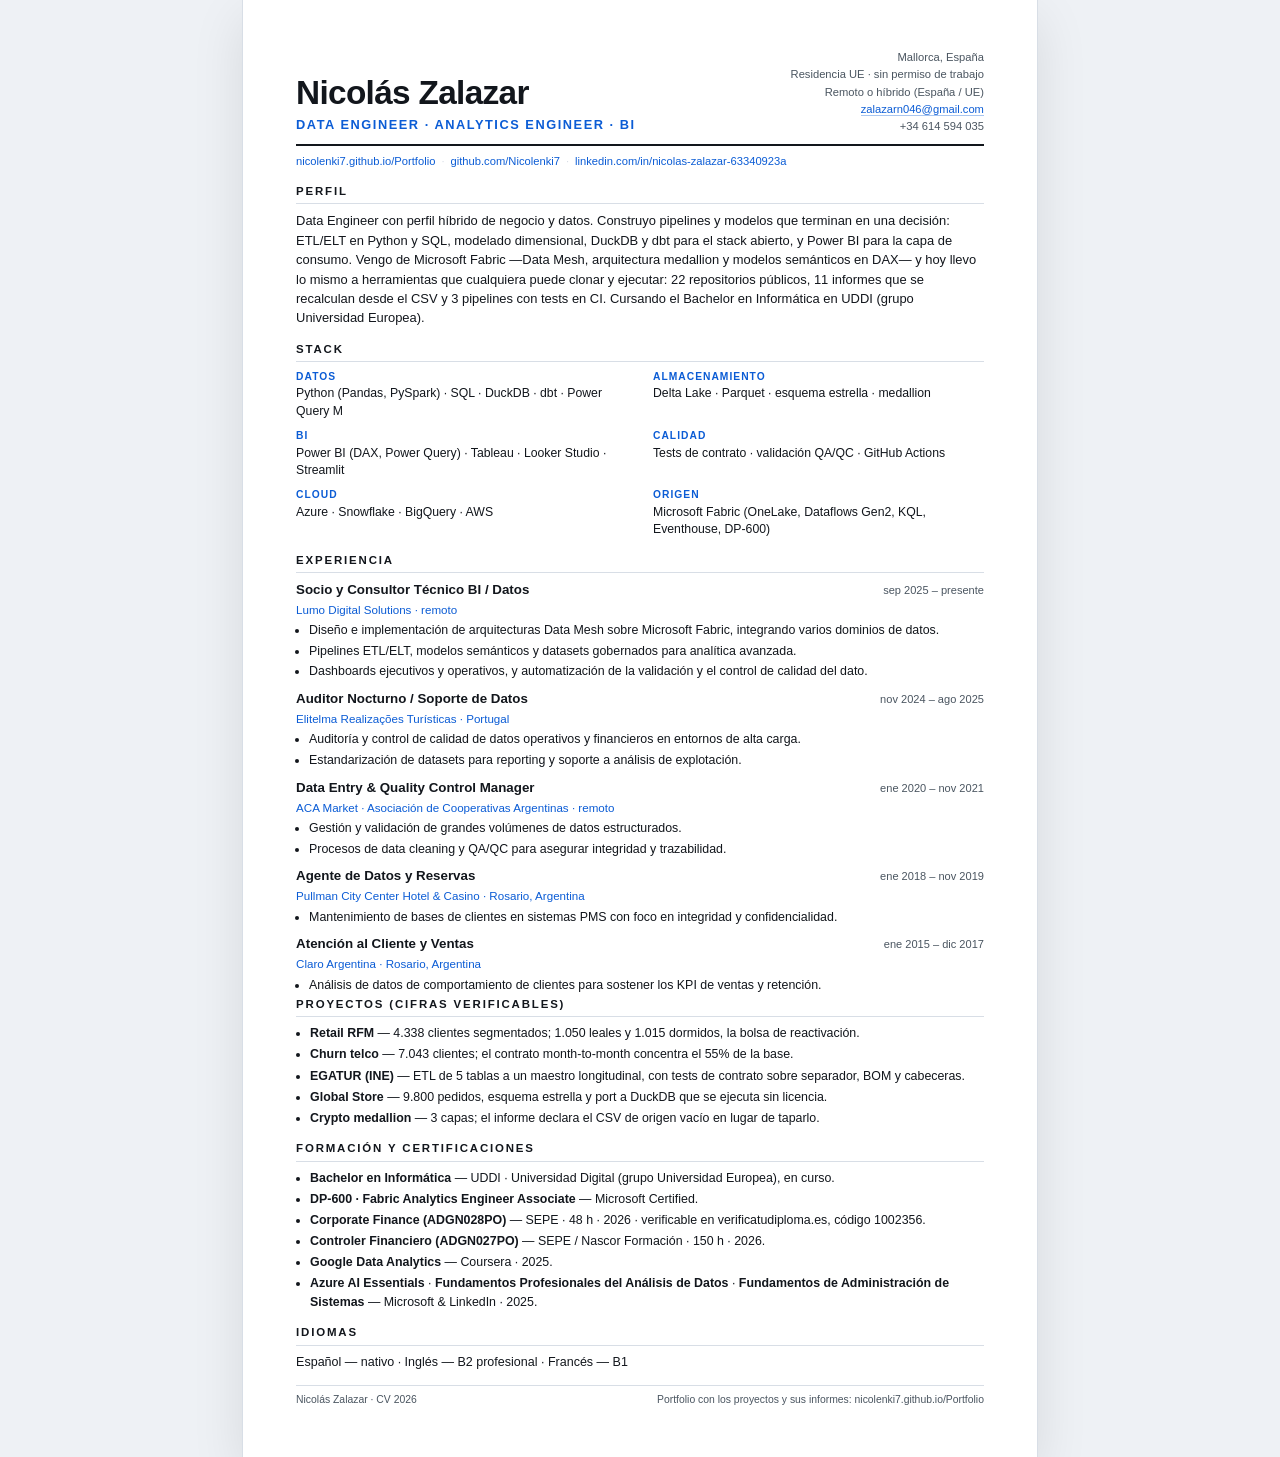
<file: docs/cv.html>
<!doctype html>
<html lang="es">
<head>
<meta charset="utf-8">
<title>Nicolás Zalazar · CV · Data Engineer</title>
<meta name="viewport" content="width=device-width,initial-scale=1">
<link rel="stylesheet" href="cv.css">
</head>
<body>

<header class="cv-head">
  <div class="cv-head__main">
    <h1>Nicolás Zalazar</h1>
    <p class="cv-role">Data Engineer · Analytics Engineer · BI</p>
  </div>
  <div class="cv-head__meta">
    <span>Mallorca, España</span>
    <span>Residencia UE · sin permiso de trabajo</span>
    <span>Remoto o híbrido (España / UE)</span>
    <span><a href="mailto:zalazarn046@gmail.com">zalazarn046@gmail.com</a></span>
    <span>+34 614 594 035</span>
  </div>
</header>

<nav class="cv-links">
  <a href="https://nicolenki7.github.io/Portfolio/">nicolenki7.github.io/Portfolio</a>
  <span aria-hidden="true">·</span>
  <a href="https://github.com/Nicolenki7">github.com/Nicolenki7</a>
  <span aria-hidden="true">·</span>
  <a href="https://www.linkedin.com/in/nicolas-zalazar-63340923a">linkedin.com/in/nicolas-zalazar-63340923a</a>
</nav>

<section>
  <h2>Perfil</h2>
  <p>
    Data Engineer con perfil híbrido de negocio y datos. Construyo pipelines y modelos que
    terminan en una decisión: ETL/ELT en Python y SQL, modelado dimensional, DuckDB y dbt para
    el stack abierto, y Power BI para la capa de consumo. Vengo de Microsoft Fabric —Data Mesh,
    arquitectura medallion y modelos semánticos en DAX— y hoy llevo lo mismo a herramientas que
    cualquiera puede clonar y ejecutar: 22 repositorios públicos, 11 informes que se recalculan
    desde el CSV y 3 pipelines con tests en CI. Cursando el Bachelor en Informática en UDDI
    (grupo Universidad Europea).
  </p>
</section>

<section>
  <h2>Stack</h2>
  <dl class="cv-grid">
    <div><dt>Datos</dt><dd>Python (Pandas, PySpark) · SQL · DuckDB · dbt · Power Query M</dd></div>
    <div><dt>Almacenamiento</dt><dd>Delta Lake · Parquet · esquema estrella · medallion</dd></div>
    <div><dt>BI</dt><dd>Power BI (DAX, Power Query) · Tableau · Looker Studio · Streamlit</dd></div>
    <div><dt>Calidad</dt><dd>Tests de contrato · validación QA/QC · GitHub Actions</dd></div>
    <div><dt>Cloud</dt><dd>Azure · Snowflake · BigQuery · AWS</dd></div>
    <div><dt>Origen</dt><dd>Microsoft Fabric (OneLake, Dataflows Gen2, KQL, Eventhouse, DP-600)</dd></div>
  </dl>
</section>

<section>
  <h2>Experiencia</h2>

  <article class="job">
    <div class="job__top">
      <h3>Socio y Consultor Técnico BI / Datos</h3>
      <span class="job__when">sep 2025 – presente</span>
    </div>
    <p class="job__where">Lumo Digital Solutions · remoto</p>
    <ul>
      <li>Diseño e implementación de arquitecturas Data Mesh sobre Microsoft Fabric, integrando varios dominios de datos.</li>
      <li>Pipelines ETL/ELT, modelos semánticos y datasets gobernados para analítica avanzada.</li>
      <li>Dashboards ejecutivos y operativos, y automatización de la validación y el control de calidad del dato.</li>
    </ul>
  </article>

  <article class="job">
    <div class="job__top">
      <h3>Auditor Nocturno / Soporte de Datos</h3>
      <span class="job__when">nov 2024 – ago 2025</span>
    </div>
    <p class="job__where">Elitelma Realizações Turísticas · Portugal</p>
    <ul>
      <li>Auditoría y control de calidad de datos operativos y financieros en entornos de alta carga.</li>
      <li>Estandarización de datasets para reporting y soporte a análisis de explotación.</li>
    </ul>
  </article>

  <article class="job">
    <div class="job__top">
      <h3>Data Entry &amp; Quality Control Manager</h3>
      <span class="job__when">ene 2020 – nov 2021</span>
    </div>
    <p class="job__where">ACA Market · Asociación de Cooperativas Argentinas · remoto</p>
    <ul>
      <li>Gestión y validación de grandes volúmenes de datos estructurados.</li>
      <li>Procesos de data cleaning y QA/QC para asegurar integridad y trazabilidad.</li>
    </ul>
  </article>

  <article class="job">
    <div class="job__top">
      <h3>Agente de Datos y Reservas</h3>
      <span class="job__when">ene 2018 – nov 2019</span>
    </div>
    <p class="job__where">Pullman City Center Hotel &amp; Casino · Rosario, Argentina</p>
    <ul>
      <li>Mantenimiento de bases de clientes en sistemas PMS con foco en integridad y confidencialidad.</li>
    </ul>
  </article>

  <article class="job">
    <div class="job__top">
      <h3>Atención al Cliente y Ventas</h3>
      <span class="job__when">ene 2015 – dic 2017</span>
    </div>
    <p class="job__where">Claro Argentina · Rosario, Argentina</p>
    <ul>
      <li>Análisis de datos de comportamiento de clientes para sostener los KPI de ventas y retención.</li>
    </ul>
  </article>
</section>

<section id="proyectos">
  <h2>Proyectos (cifras verificables)</h2>
  <ul class="cv-projects">
    <li><b>Retail RFM</b> — 4.338 clientes segmentados; 1.050 leales y 1.015 dormidos, la bolsa de reactivación.</li>
    <li><b>Churn telco</b> — 7.043 clientes; el contrato month-to-month concentra el 55% de la base.</li>
    <li><b>EGATUR (INE)</b> — ETL de 5 tablas a un maestro longitudinal, con tests de contrato sobre separador, BOM y cabeceras.</li>
    <li><b>Global Store</b> — 9.800 pedidos, esquema estrella y port a DuckDB que se ejecuta sin licencia.</li>
    <li><b>Crypto medallion</b> — 3 capas; el informe declara el CSV de origen vacío en lugar de taparlo.</li>
  </ul>
</section>

<section id="formacion">
  <h2>Formación y certificaciones</h2>
  <ul class="cv-edu">
    <li><b>Bachelor en Informática</b> — UDDI · Universidad Digital (grupo Universidad Europea), en curso.</li>
    <li><b>DP-600 · Fabric Analytics Engineer Associate</b> — Microsoft Certified.</li>
    <li><b>Corporate Finance (ADGN028PO)</b> — SEPE · 48 h · 2026 · verificable en verificatudiploma.es, código 1002356.</li>
    <li><b>Controler Financiero (ADGN027PO)</b> — SEPE / Nascor Formación · 150 h · 2026.</li>
    <li><b>Google Data Analytics</b> — Coursera · 2025.</li>
    <li><b>Azure AI Essentials</b> · <b>Fundamentos Profesionales del Análisis de Datos</b> · <b>Fundamentos de Administración de Sistemas</b> — Microsoft &amp; LinkedIn · 2025.</li>
  </ul>
</section>

<section>
  <h2>Idiomas</h2>
  <p class="cv-langs">Español — nativo · Inglés — B2 profesional · Francés — B1</p>
</section>

<footer class="cv-foot">
  <span>Nicolás Zalazar · CV 2026</span>
  <span>Portfolio con los proyectos y sus informes: nicolenki7.github.io/Portfolio</span>
</footer>

</body>
</html>
</file>
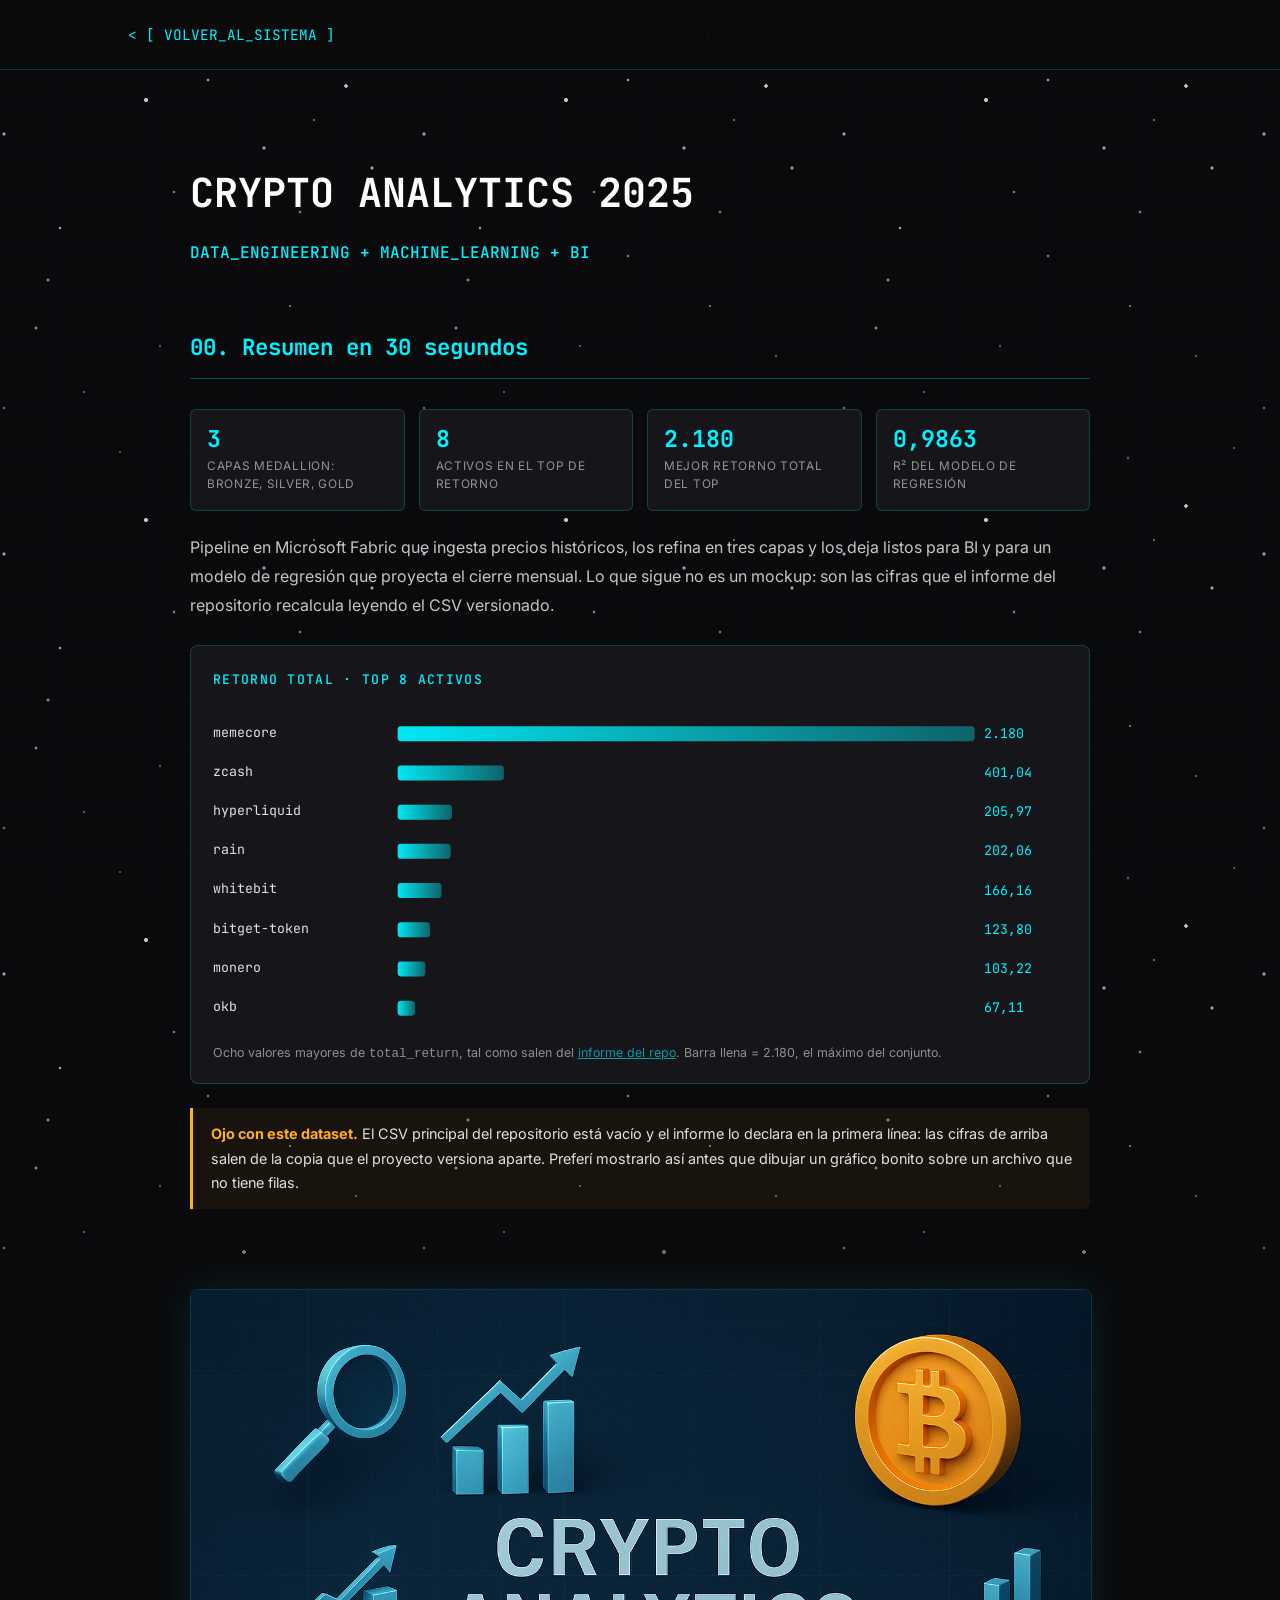
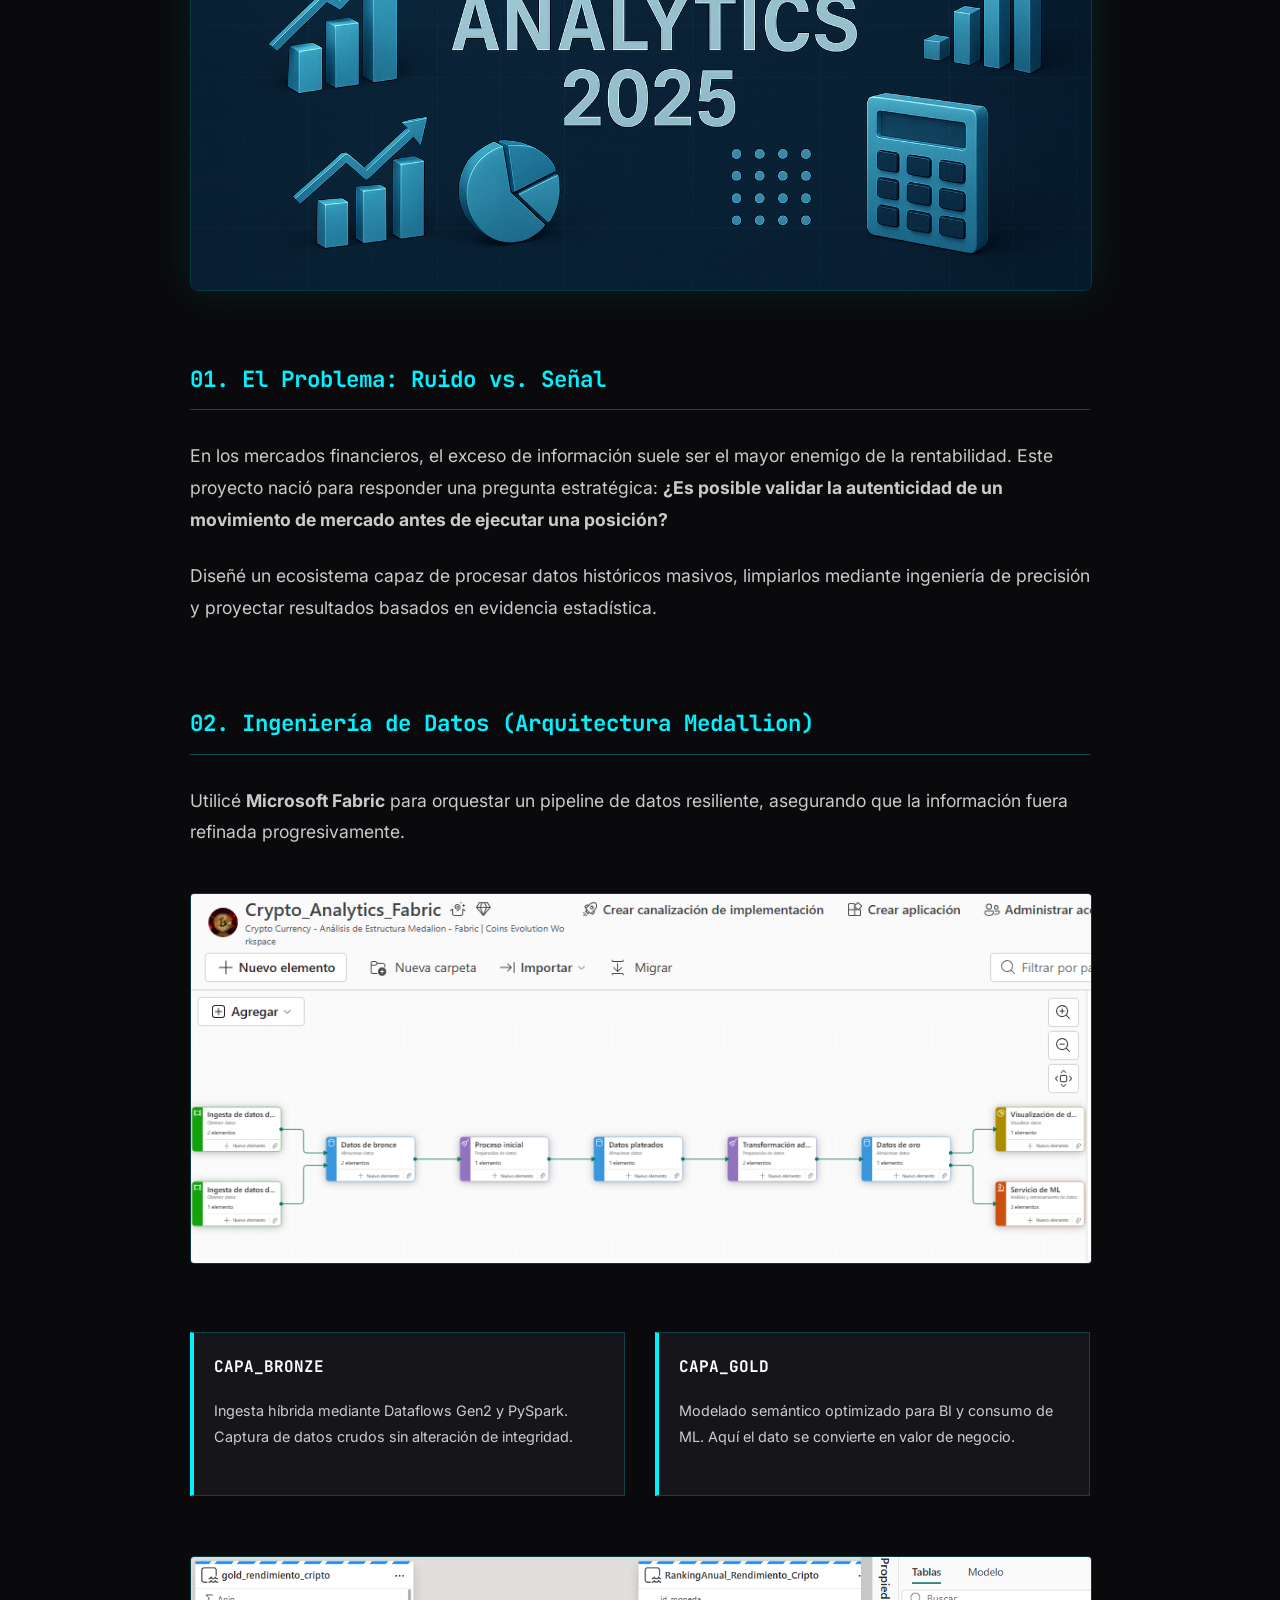
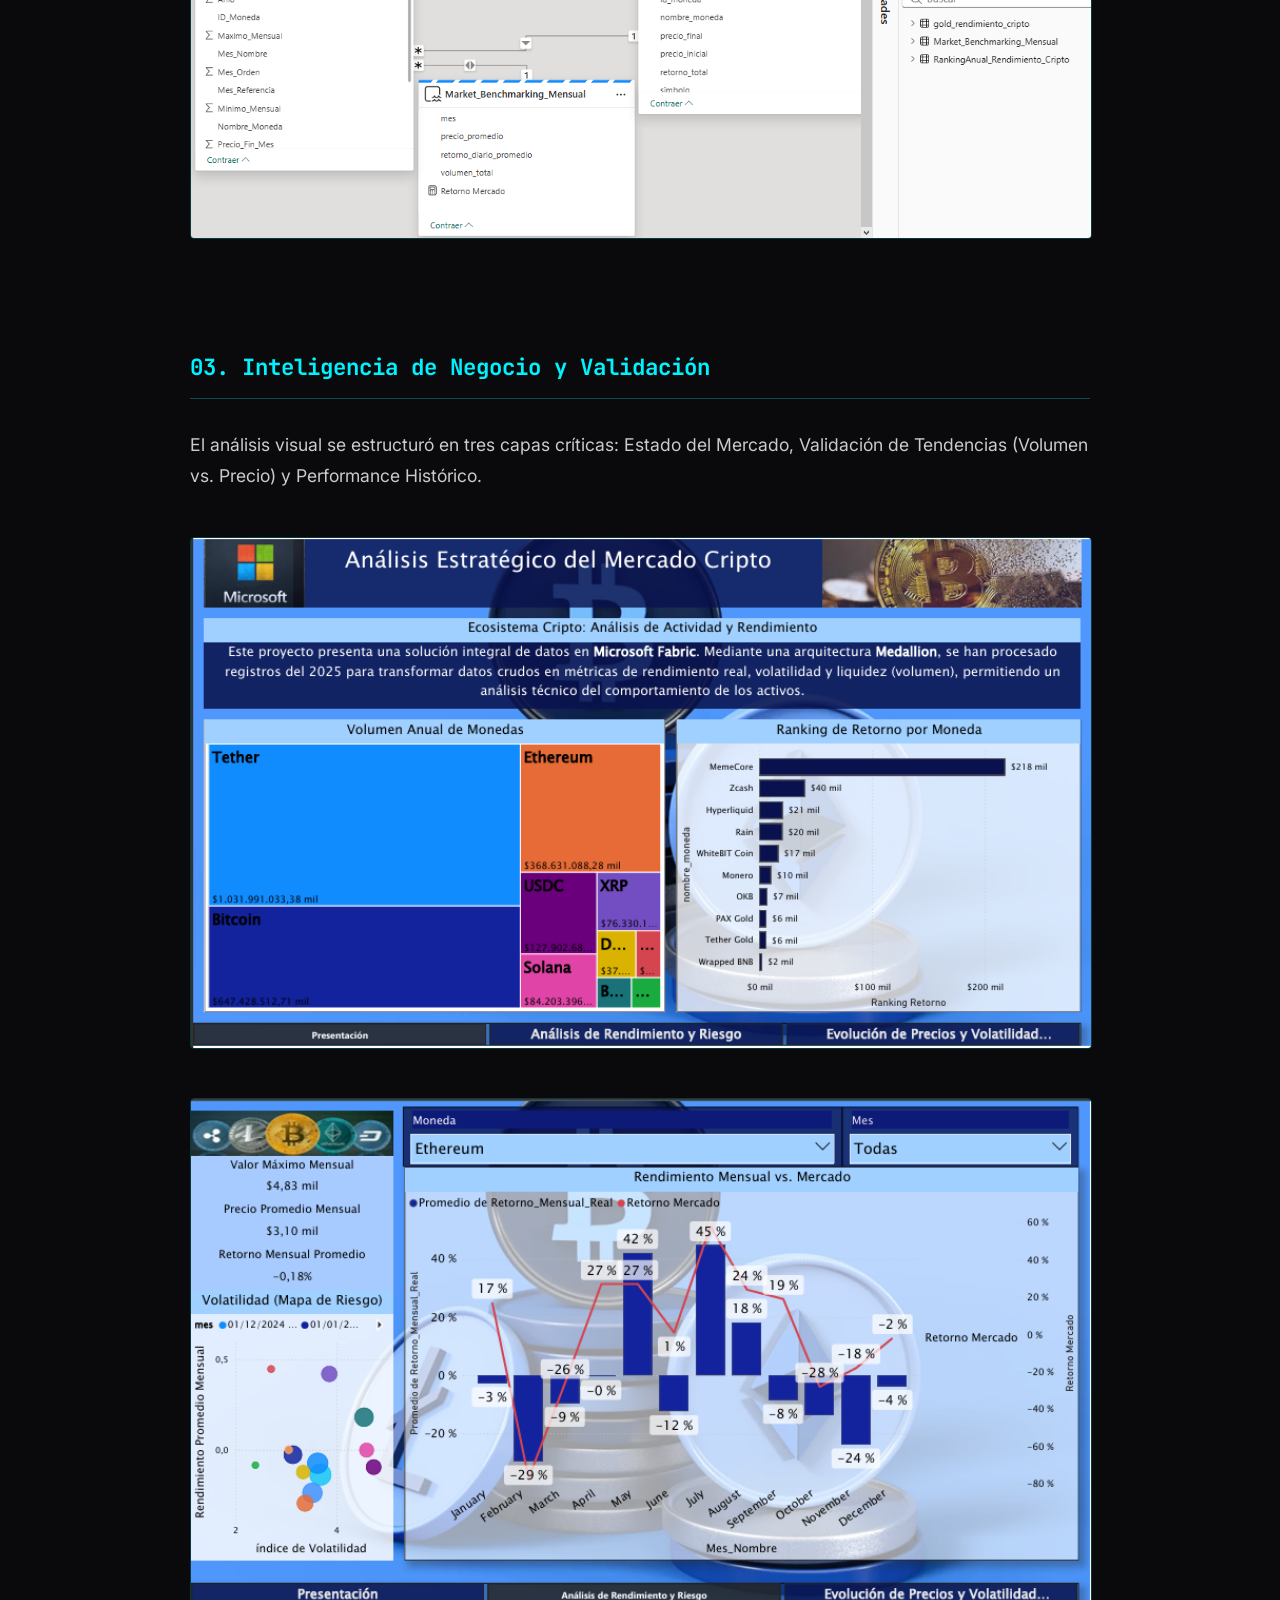
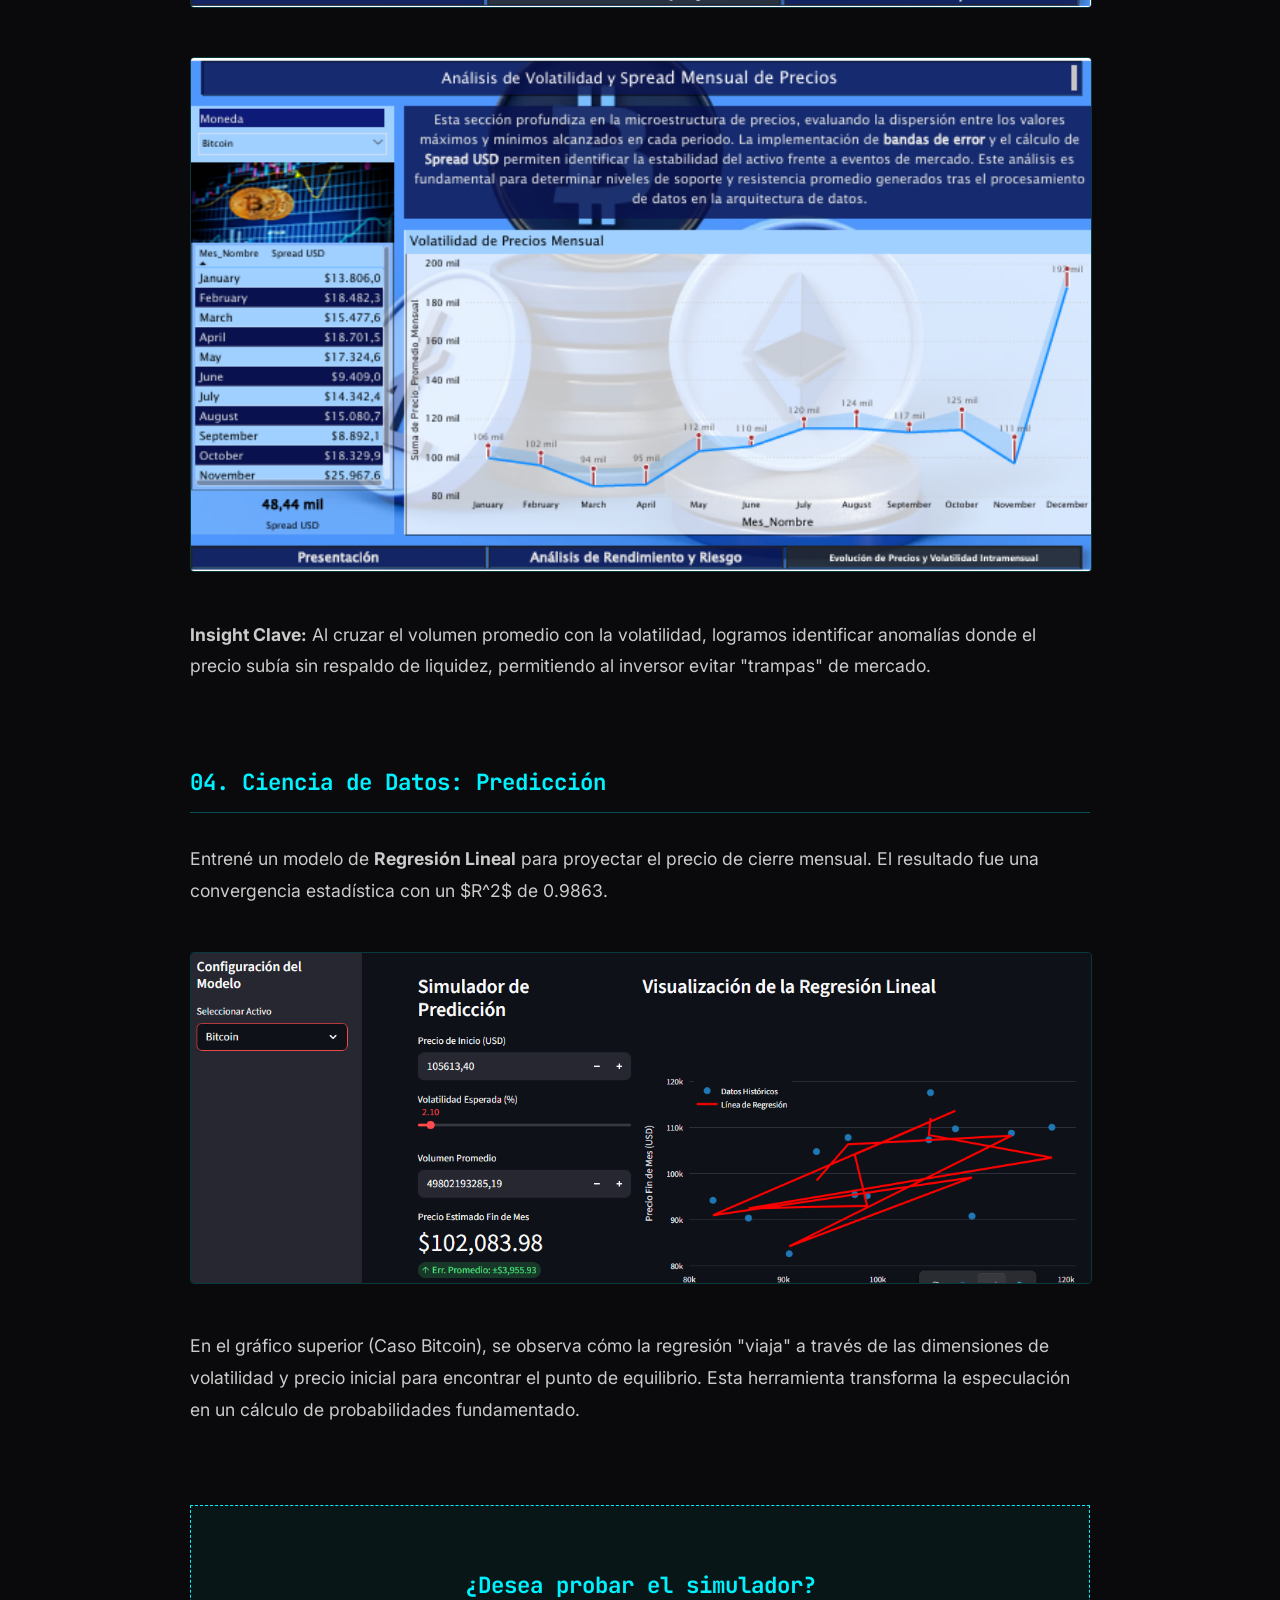
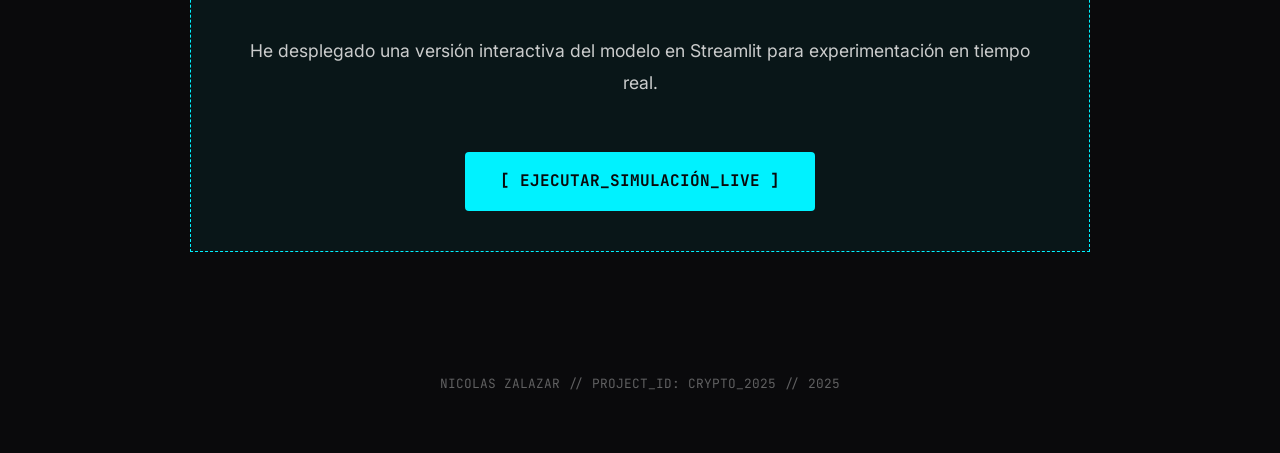
<file: proyectos/crypto-medallion.html>
<!DOCTYPE html>
<html lang="es">
<head>
    <meta charset="UTF-8">
    <meta name="viewport" content="width=device-width, initial-scale=1.0">
    <title>Crypto Analytics 2025 | Nicolas Zalazar</title>
    <link href="https://fonts.googleapis.com/css2?family=JetBrains+Mono:wght@300;500;700&family=Inter:wght@300;400;700&display=swap" rel="stylesheet">
    <link rel="stylesheet" href="caso.css?v=2">
    <style>
        :root {
            --bg-color: #0a0a0c;
            --accent-color: #00f2ff;
            --text-color: #e0e0e0;
            --card-bg: #16161a;
            --border-tech: 1px solid rgba(0, 242, 255, 0.2);
        }

        body {
            background-color: var(--bg-color);
            color: var(--text-color);
            font-family: 'Inter', sans-serif;
            margin: 0;
            line-height: 1.8;
        }

        /* Estética de fondo */
        body::before {
            content: "";
            position: fixed;
            top: 0; left: 0; width: 100%; height: 100%;
            background-image: linear-gradient(rgba(0, 242, 255, 0.02) 1px, transparent 1px),
                              linear-gradient(90deg, rgba(0, 242, 255, 0.02) 1px, transparent 1px);
            background-size: 50px 50px;
            z-index: -1;
        }

        nav {
            padding: 20px 10%;
            border-bottom: var(--border-tech);
            background: rgba(10, 10, 12, 0.9);
            position: sticky;
            top: 0;
            z-index: 100;
        }

        nav a {
            color: var(--accent-color);
            text-decoration: none;
            font-family: 'JetBrains Mono', monospace;
            font-size: 0.9rem;
        }

        .container {
            max-width: 900px;
            margin: 0 auto;
            padding: 60px 20px;
        }

        header {
            margin-bottom: 60px;
            text-align: left;
        }

        h1 {
            font-family: 'JetBrains Mono', monospace;
            font-size: 2.5rem;
            color: #fff;
            margin-bottom: 10px;
            text-transform: uppercase;
        }

        .tagline {
            color: var(--accent-color);
            font-family: 'JetBrains Mono', monospace;
            font-weight: 500;
        }

        .hero-image {
            width: 100%;
            border: var(--border-tech);
            border-radius: 8px;
            margin-bottom: 40px;
            box-shadow: 0 0 40px rgba(0, 242, 255, 0.1);
        }

        .content-section {
            margin-bottom: 80px;
        }

        h2 {
            font-family: 'JetBrains Mono', monospace;
            color: var(--accent-color);
            font-size: 1.4rem;
            border-bottom: 1px solid rgba(0, 242, 255, 0.3);
            padding-bottom: 10px;
            margin-bottom: 30px;
        }

        p {
            margin-bottom: 25px;
            font-size: 1.1rem;
            opacity: 0.9;
        }

        .tech-grid {
            display: grid;
            grid-template-columns: 1fr 1fr;
            gap: 30px;
            margin: 40px 0;
        }

        .tech-card {
            background: var(--card-bg);
            padding: 20px;
            border: var(--border-tech);
            border-left: 4px solid var(--accent-color);
        }

        .tech-card h3 {
            margin-top: 0;
            font-family: 'JetBrains Mono', monospace;
            font-size: 1rem;
            color: #fff;
        }

        img.step-img {
            width: 100%;
            border: var(--border-tech);
            margin: 20px 0;
            border-radius: 4px;
        }

        .cta-box {
            background: rgba(0, 242, 255, 0.05);
            border: 1px dashed var(--accent-color);
            padding: 40px;
            text-align: center;
            margin-top: 60px;
        }

        .btn-live {
            display: inline-block;
            padding: 15px 35px;
            background: var(--accent-color);
            color: var(--bg-color);
            text-decoration: none;
            font-family: 'JetBrains Mono', monospace;
            font-weight: bold;
            border-radius: 4px;
            transition: 0.3s;
        }

        .btn-live:hover {
            box-shadow: 0 0 25px var(--accent-color);
            transform: scale(1.05);
        }

        footer {
            text-align: center;
            padding: 60px;
            opacity: 0.4;
            font-family: 'JetBrains Mono', monospace;
            font-size: 0.8rem;
        }

        @media (max-width: 768px) {
            h1 { font-size: 1.9rem; }
            .tech-grid { grid-template-columns: 1fr; }
        }
    </style>
</head>
<body>

    <nav>
        <a href="../index.html">< [ VOLVER_AL_SISTEMA ]</a>
    </nav>

    <div class="container">
        <header>
            <h1>Crypto Analytics 2025</h1>
            <div class="tagline">DATA_ENGINEERING + MACHINE_LEARNING + BI</div>
        </header>

        <section class="content-section" id="resumen">
            <h2>00. Resumen en 30 segundos</h2>
            <div class="resumen__grid">
                <div class="resumen__kpi"><b>3</b><span>capas medallion: bronze, silver, gold</span></div>
                <div class="resumen__kpi"><b>8</b><span>activos en el top de retorno</span></div>
                <div class="resumen__kpi"><b>2.180</b><span>mejor retorno total del top</span></div>
                <div class="resumen__kpi"><b>0,9863</b><span>R² del modelo de regresión</span></div>
            </div>
            <p class="resumen__txt">
                Pipeline en Microsoft Fabric que ingesta precios históricos, los refina en tres capas y los deja listos
                para BI y para un modelo de regresión que proyecta el cierre mensual. Lo que sigue no es un mockup:
                son las cifras que el informe del repositorio recalcula leyendo el CSV versionado.
            </p>

            <div class="viz">
                <h3>Retorno total · top 8 activos</h3>
                <svg viewBox="0 0 740 280" role="img" aria-labelledby="cryptoTitulo">
                    <title id="cryptoTitulo">Retorno total por activo, ocho primeros valores ordenados de mayor a menor</title>
                    <defs>
                        <linearGradient id="gCrypto" x1="0" y1="0" x2="1" y2="0">
                            <stop offset="0" stop-color="#00f2ff" stop-opacity=".95"/>
                            <stop offset="1" stop-color="#00f2ff" stop-opacity=".35"/>
                        </linearGradient>
                    </defs>
                    <g font-family="'JetBrains Mono',monospace" font-size="11.5" fill="#e0e0e0">
                        <text x="0" y="23">memecore</text>
                        <rect x="160" y="14" width="500" height="13" rx="3" fill="url(#gCrypto)"/>
                        <text x="668" y="24" fill="#00f2ff">2.180</text>

                        <text x="0" y="57">zcash</text>
                        <rect x="160" y="48" width="92" height="13" rx="3" fill="url(#gCrypto)"/>
                        <text x="668" y="58" fill="#00f2ff">401,04</text>

                        <text x="0" y="91">hyperliquid</text>
                        <rect x="160" y="82" width="47" height="13" rx="3" fill="url(#gCrypto)"/>
                        <text x="668" y="92" fill="#00f2ff">205,97</text>

                        <text x="0" y="125">rain</text>
                        <rect x="160" y="116" width="46" height="13" rx="3" fill="url(#gCrypto)"/>
                        <text x="668" y="126" fill="#00f2ff">202,06</text>

                        <text x="0" y="159">whitebit</text>
                        <rect x="160" y="150" width="38" height="13" rx="3" fill="url(#gCrypto)"/>
                        <text x="668" y="160" fill="#00f2ff">166,16</text>

                        <text x="0" y="193">bitget-token</text>
                        <rect x="160" y="184" width="28" height="13" rx="3" fill="url(#gCrypto)"/>
                        <text x="668" y="194" fill="#00f2ff">123,80</text>

                        <text x="0" y="227">monero</text>
                        <rect x="160" y="218" width="24" height="13" rx="3" fill="url(#gCrypto)"/>
                        <text x="668" y="228" fill="#00f2ff">103,22</text>

                        <text x="0" y="261">okb</text>
                        <rect x="160" y="252" width="15" height="13" rx="3" fill="url(#gCrypto)"/>
                        <text x="668" y="262" fill="#00f2ff">67,11</text>
                    </g>
                </svg>
                <p class="viz__cap">
                    Ocho valores mayores de <code>total_return</code>, tal como salen del
                    <a href="https://nicolenki7.github.io/Crypto_Medallion_Analytics/report.html" target="_blank" rel="noopener">informe del repo</a>.
                    Barra llena = 2.180, el máximo del conjunto.
                </p>
            </div>

            <div class="aviso">
                <b>Ojo con este dataset.</b> El CSV principal del repositorio está vacío y el informe lo declara
                en la primera línea: las cifras de arriba salen de la copia que el proyecto versiona aparte.
                Preferí mostrarlo así antes que dibujar un gráfico bonito sobre un archivo que no tiene filas.
            </div>
        </section>

        <img src="../img/projects/crypto_cover.png" alt="Hero Image" class="hero-image">

        <section class="content-section">
            <h2>01. El Problema: Ruido vs. Señal</h2>
            <p>
                En los mercados financieros, el exceso de información suele ser el mayor enemigo de la rentabilidad. Este proyecto nació para responder una pregunta estratégica: <strong>¿Es posible validar la autenticidad de un movimiento de mercado antes de ejecutar una posición?</strong>
            </p>
            <p>
                Diseñé un ecosistema capaz de procesar datos históricos masivos, limpiarlos mediante ingeniería de precisión y proyectar resultados basados en evidencia estadística.
            </p>
        </section>

        <section class="content-section">
            <h2>02. Ingeniería de Datos (Arquitectura Medallion)</h2>
            <p>Utilicé <strong>Microsoft Fabric</strong> para orquestar un pipeline de datos resiliente, asegurando que la información fuera refinada progresivamente.</p>
            
            <img src="../img/projects/pipeline.png" alt="Data Pipeline" class="step-img">
            
            <div class="tech-grid">
                <div class="tech-card">
                    <h3>CAPA_BRONZE</h3>
                    <p style="font-size: 0.9rem;">Ingesta híbrida mediante Dataflows Gen2 y PySpark. Captura de datos crudos sin alteración de integridad.</p>
                </div>
                <div class="tech-card">
                    <h3>CAPA_GOLD</h3>
                    <p style="font-size: 0.9rem;">Modelado semántico optimizado para BI y consumo de ML. Aquí el dato se convierte en valor de negocio.</p>
                </div>
            </div>

            <img src="../img/projects/modelosemantico_gold.png" alt="Modelo Semántico" class="step-img">
        </section>

        <section class="content-section">
            <h2>03. Inteligencia de Negocio y Validación</h2>
            <p>El análisis visual se estructuró en tres capas críticas: Estado del Mercado, Validación de Tendencias (Volumen vs. Precio) y Performance Histórico.</p>
            
            <img src="../img/projects/crypto_dashboard_1.png" alt="Dashboard Page 1" class="step-img">
            <img src="../img/projects/dashboard_final2.png" alt="Dashboard Page 2" class="step-img">
            <img src="../img/projects/dashboard_final3.png" alt="Dashboard Page 3" class="step-img">
            
            <p>
                <strong>Insight Clave:</strong> Al cruzar el volumen promedio con la volatilidad, logramos identificar anomalías donde el precio subía sin respaldo de liquidez, permitiendo al inversor evitar "trampas" de mercado.
            </p>
        </section>

        <section class="content-section">
            <h2>04. Ciencia de Datos: Predicción</h2>
            <p>Entrené un modelo de <strong>Regresión Lineal</strong> para proyectar el precio de cierre mensual. El resultado fue una convergencia estadística con un $R^2$ de 0.9863.</p>
            
            <img src="../img/projects/machine_learning.png" alt="ML Analysis" class="step-img">

            <p>
                En el gráfico superior (Caso Bitcoin), se observa cómo la regresión "viaja" a través de las dimensiones de volatilidad y precio inicial para encontrar el punto de equilibrio. Esta herramienta transforma la especulación en un cálculo de probabilidades fundamentado.
            </p>
        </section>

        <div class="cta-box">
            <h2 style="border:none; margin-bottom: 20px;">¿Desea probar el simulador?</h2>
            <p>He desplegado una versión interactiva del modelo en Streamlit para experimentación en tiempo real.</p>
            <br>
            <a href="https://crypto-medallion-ml-app-mq3eccyg95sxpc7ytwgoiv.streamlit.app/" target="_blank" class="btn-live">
                [ EJECUTAR_SIMULACIÓN_LIVE ]
            </a>
        </div>

    </div>

    <footer>
        NICOLAS ZALAZAR // PROJECT_ID: CRYPTO_2025 // 2025
    </footer>

</body>
</html>
</file>
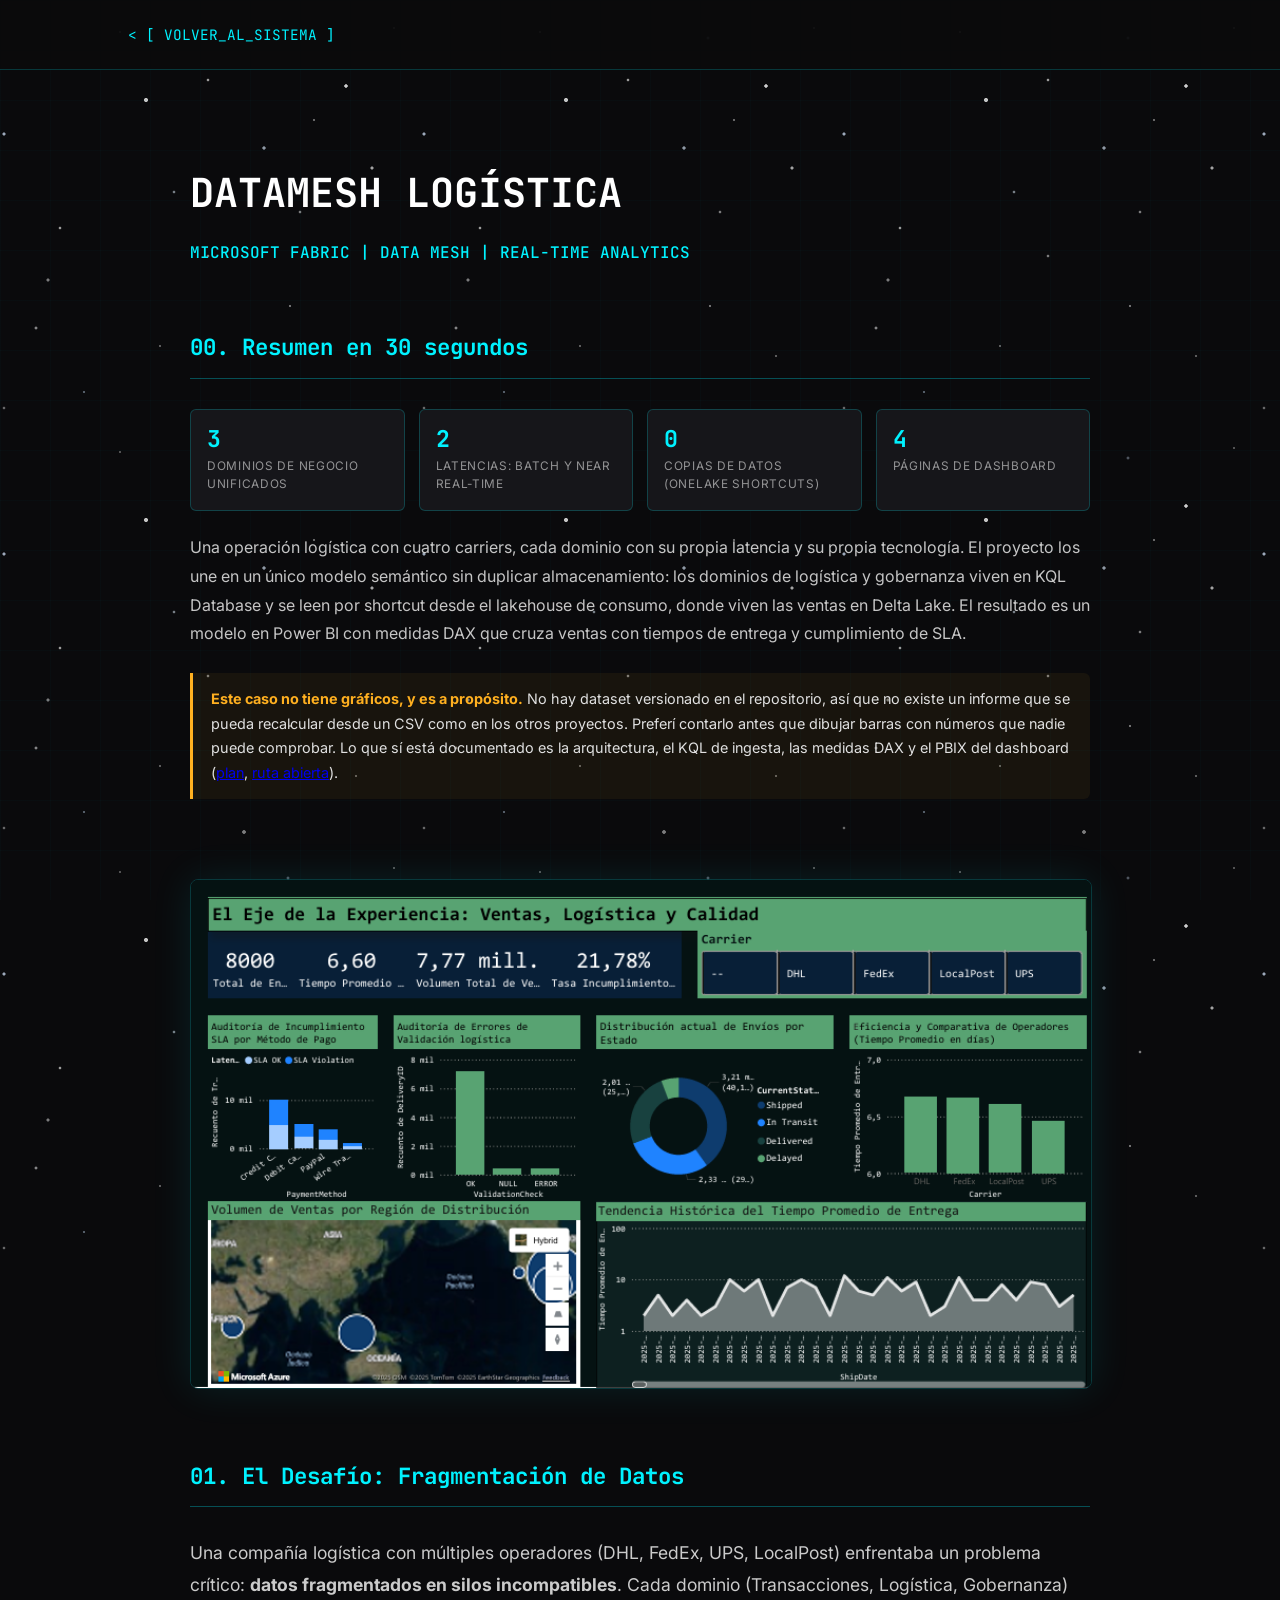
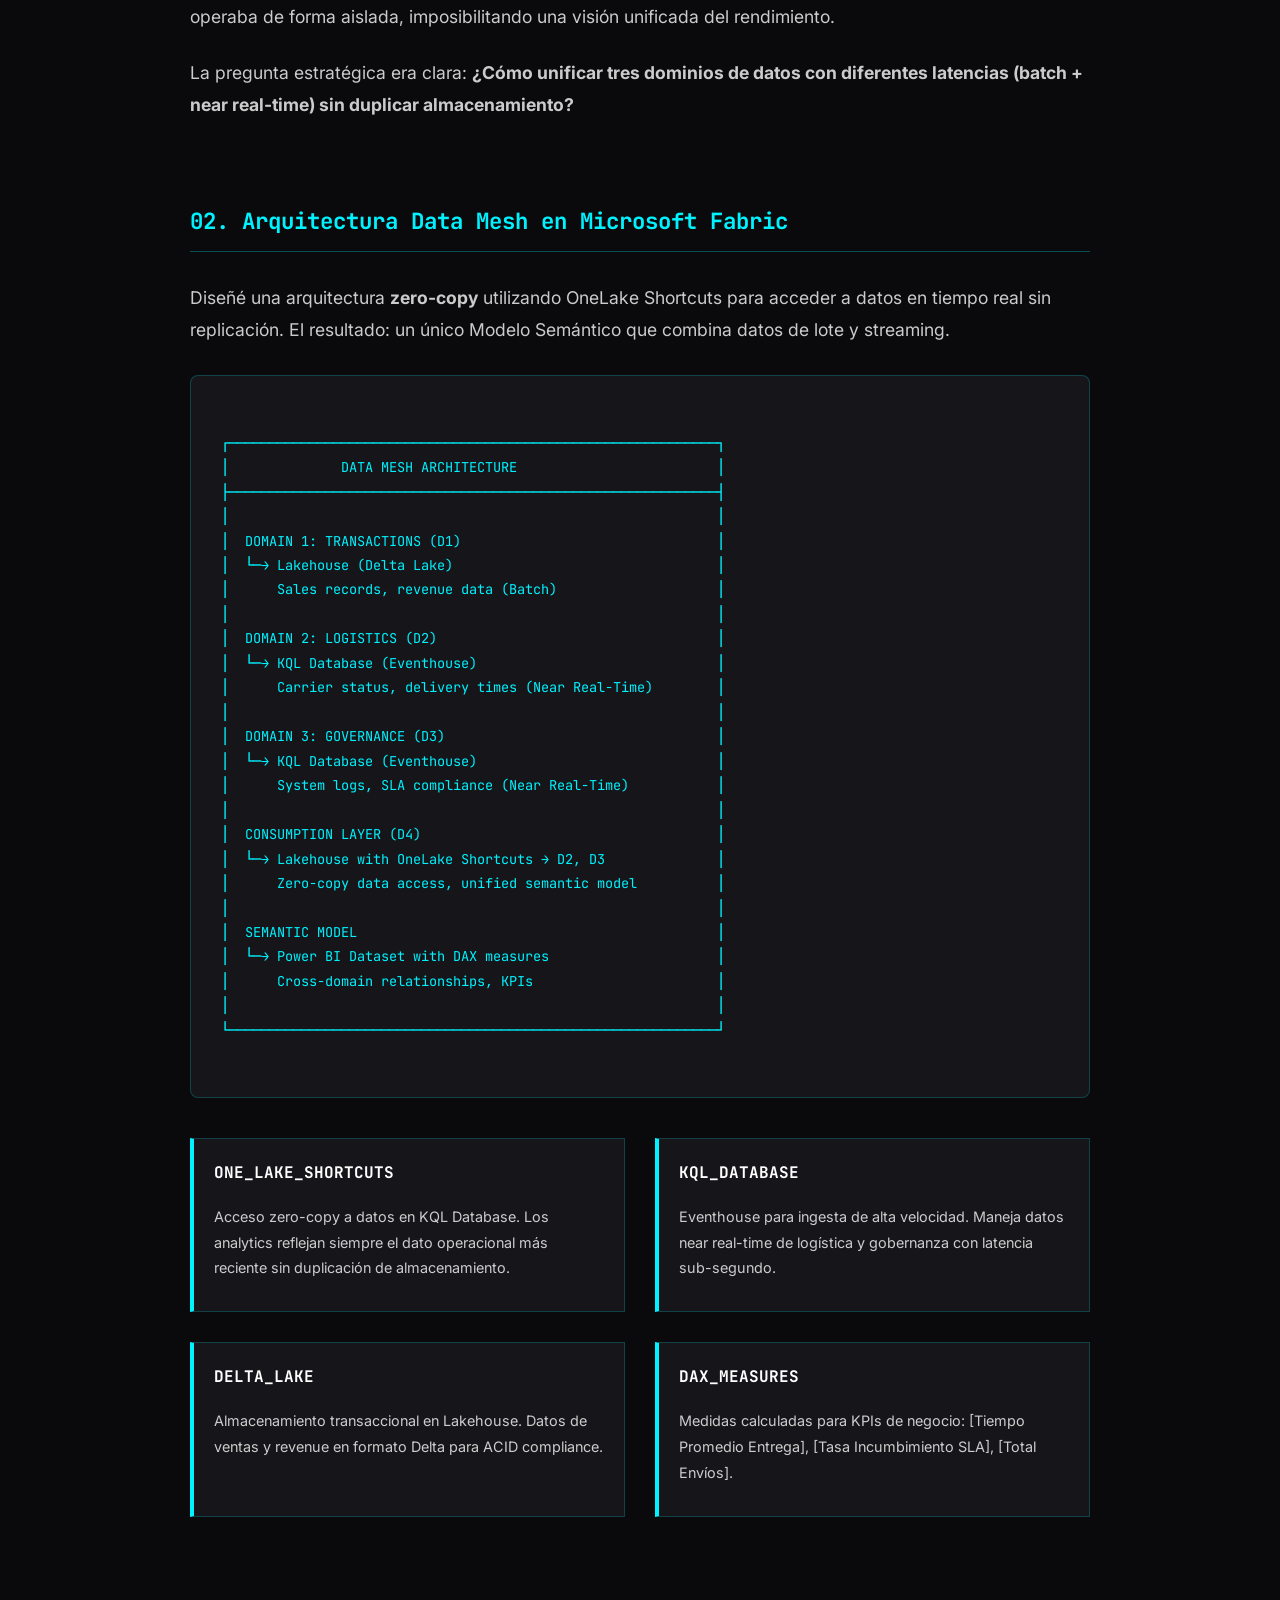
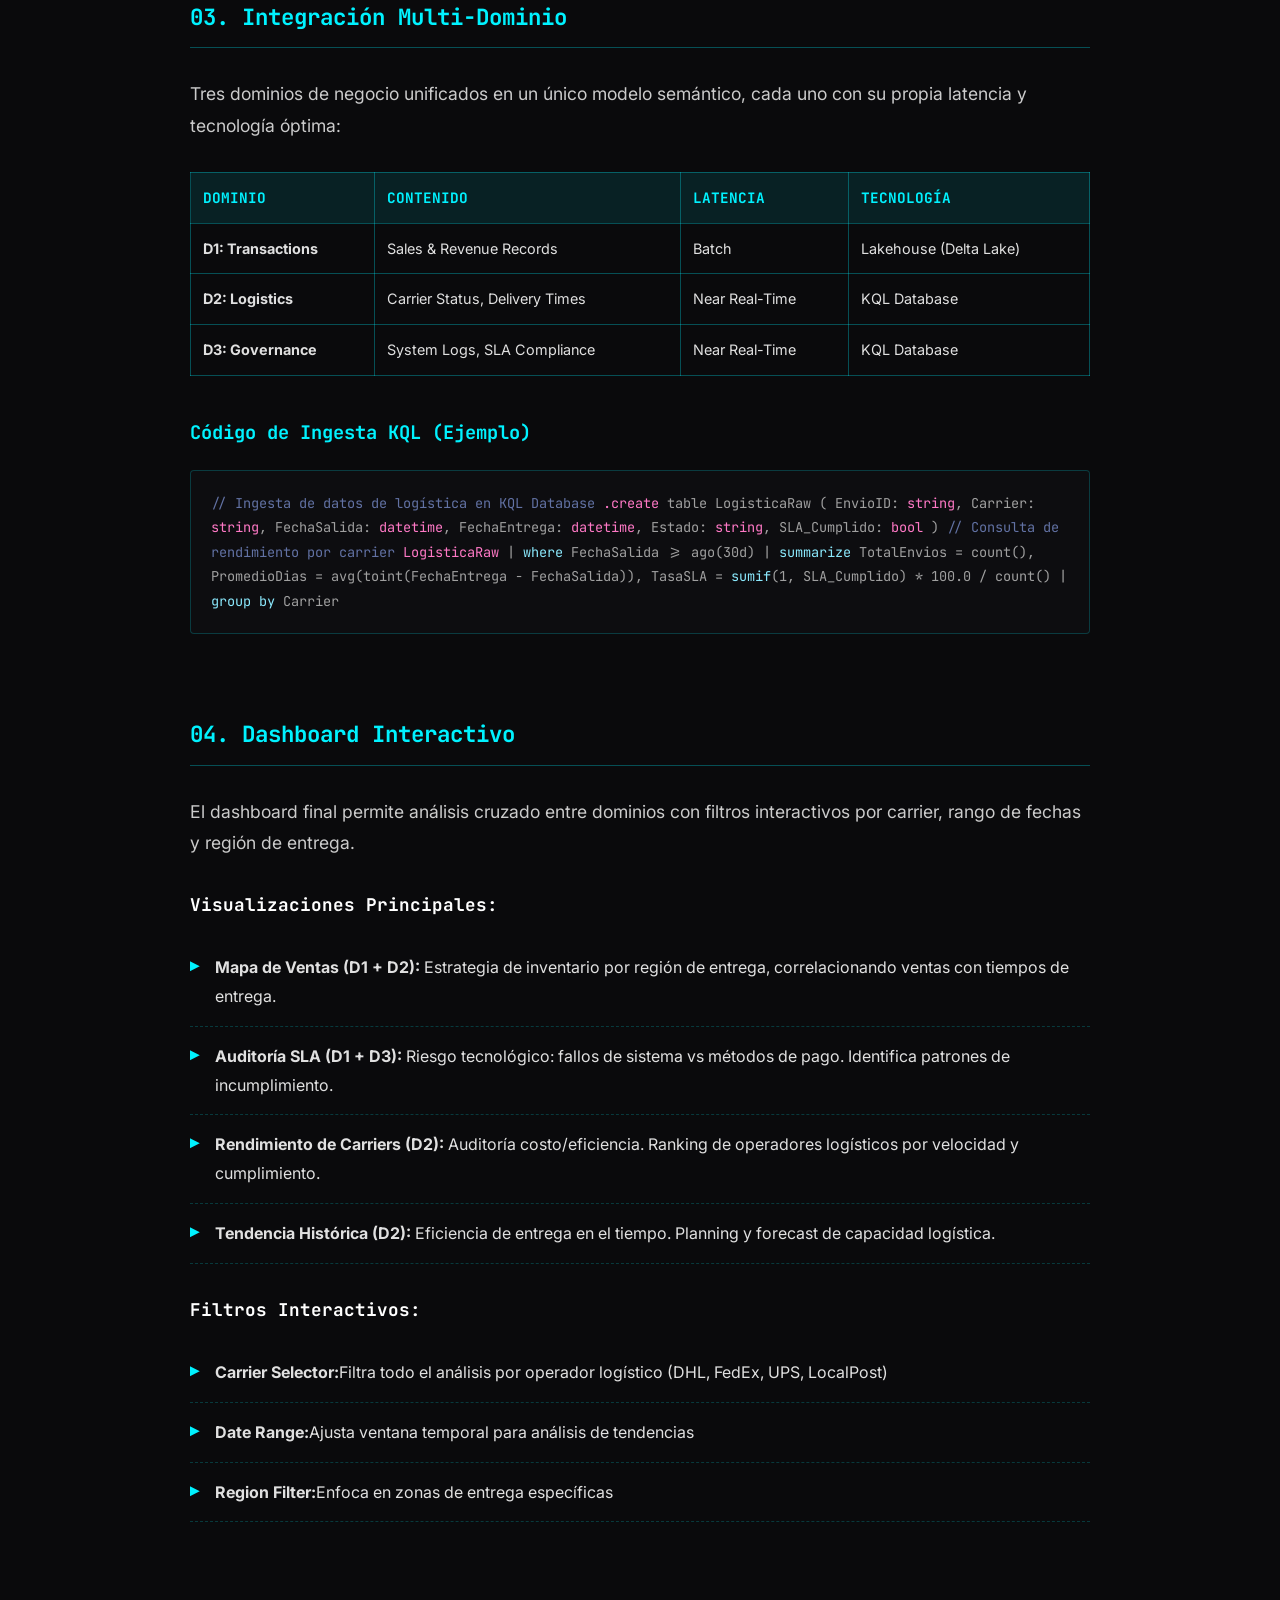
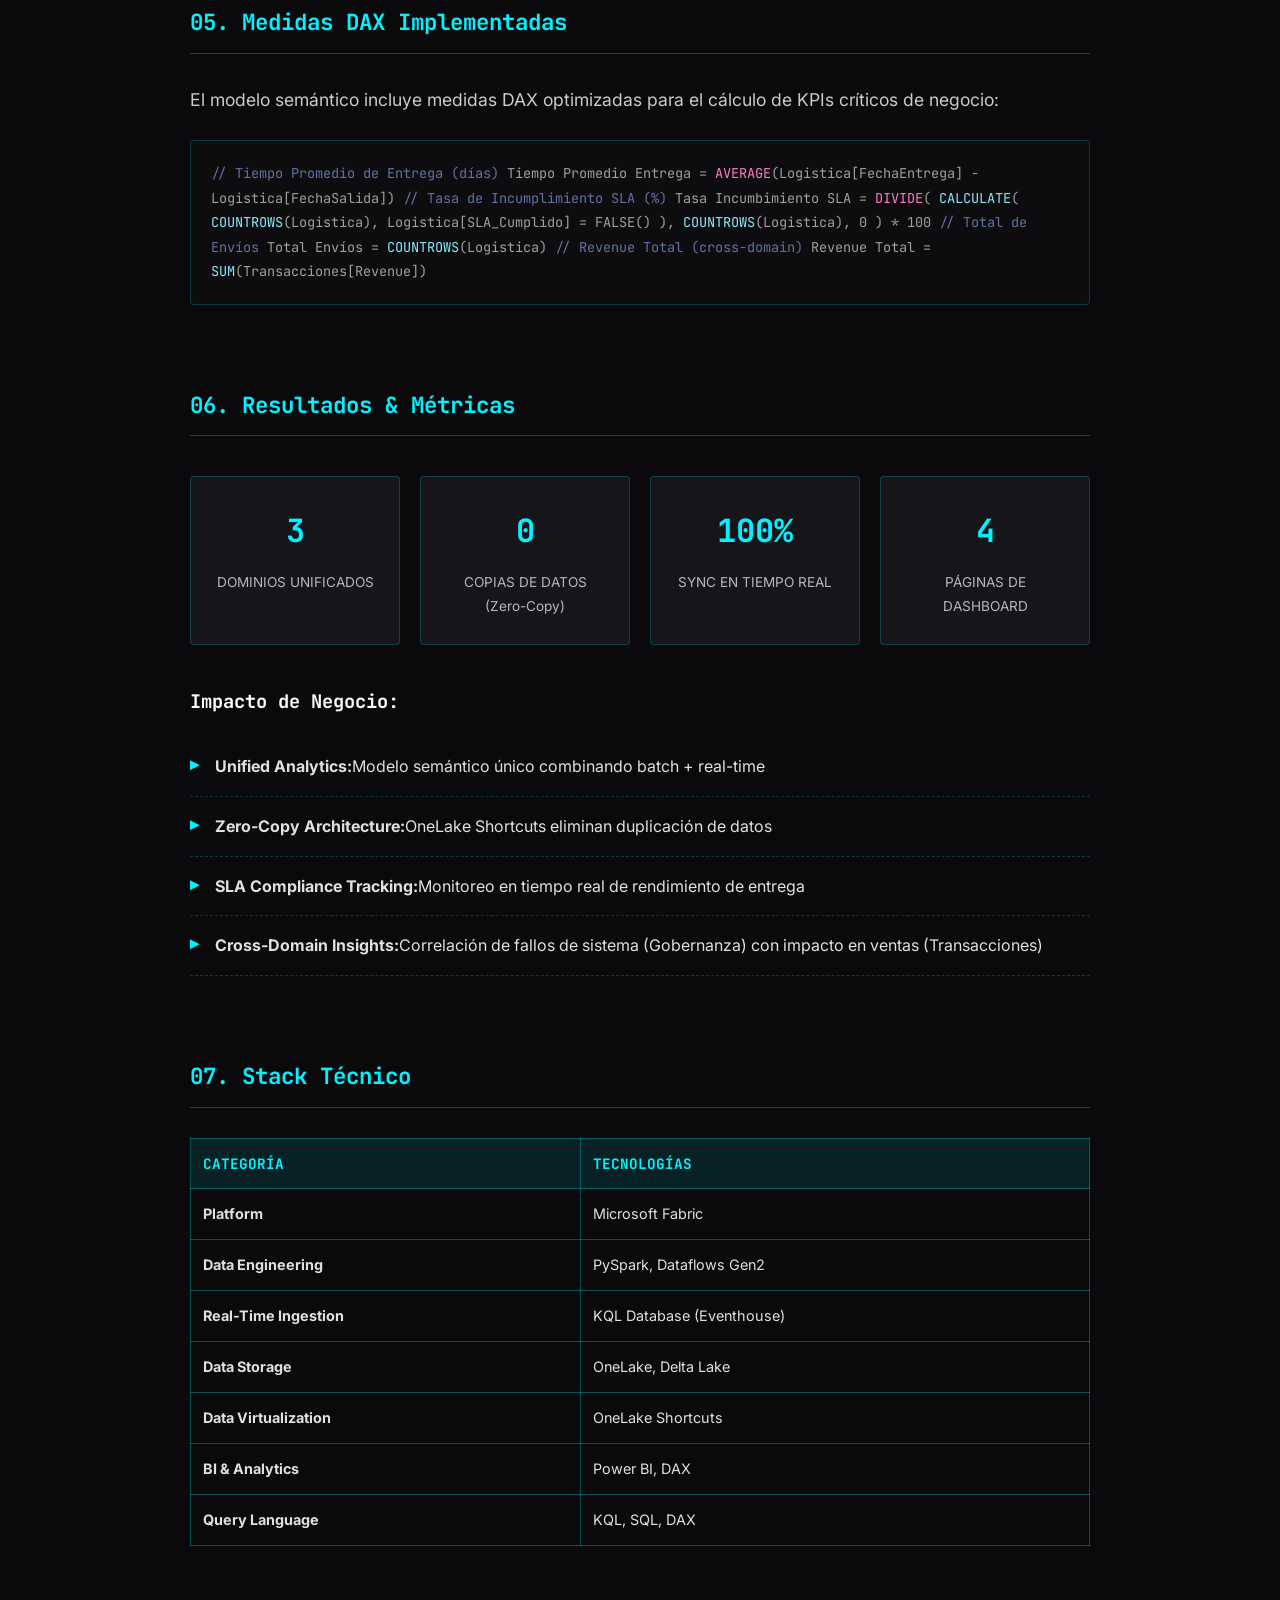
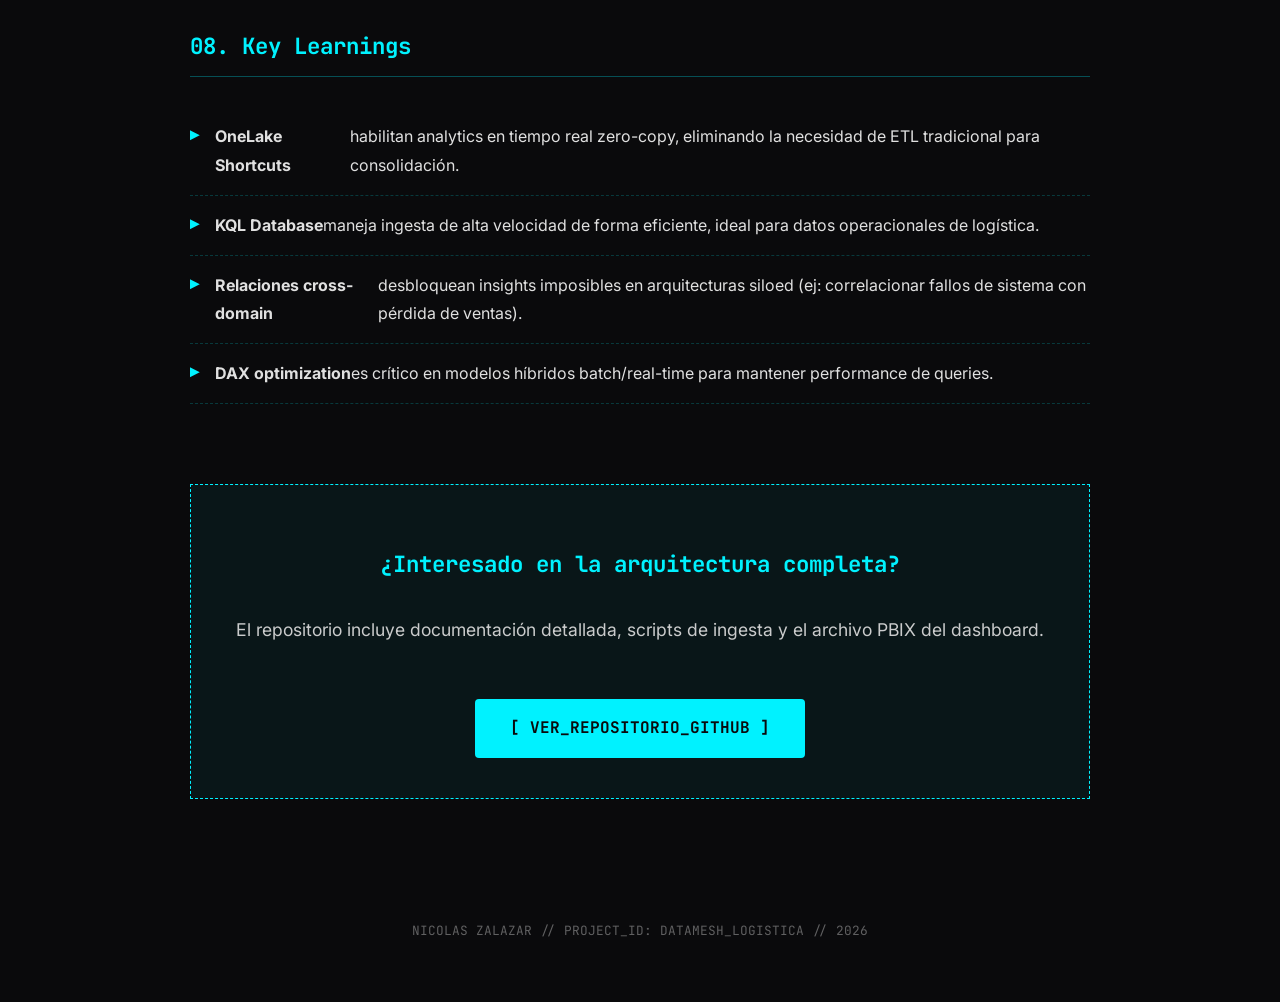
<file: proyectos/datamesh-logistica.html>
<!DOCTYPE html>
<html lang="es">
<head>
    <meta charset="UTF-8">
    <meta name="viewport" content="width=device-width, initial-scale=1.0">
    <title>DataMesh Logística | Nicolas Zalazar</title>
    <link href="https://fonts.googleapis.com/css2?family=JetBrains+Mono:wght@300;500;700&family=Inter:wght@300;400;700&display=swap" rel="stylesheet">
    <link rel="stylesheet" href="caso.css?v=2">
    <style>
        :root {
            --bg-color: #0a0a0c;
            --accent-color: #00f2ff;
            --text-color: #e0e0e0;
            --card-bg: #16161a;
            --border-tech: 1px solid rgba(0, 242, 255, 0.2);
        }

        body {
            background-color: var(--bg-color);
            color: var(--text-color);
            font-family: 'Inter', sans-serif;
            margin: 0;
            line-height: 1.8;
        }

        body::before {
            content: "";
            position: fixed;
            top: 0; left: 0; width: 100%; height: 100%;
            background-image: linear-gradient(rgba(0, 242, 255, 0.02) 1px, transparent 1px),
                              linear-gradient(90deg, rgba(0, 242, 255, 0.02) 1px, transparent 1px);
            background-size: 50px 50px;
            z-index: -1;
        }

        nav {
            padding: 20px 10%;
            border-bottom: var(--border-tech);
            background: rgba(10, 10, 12, 0.9);
            position: sticky;
            top: 0;
            z-index: 100;
        }

        nav a {
            color: var(--accent-color);
            text-decoration: none;
            font-family: 'JetBrains Mono', monospace;
            font-size: 0.9rem;
        }

        .container {
            max-width: 900px;
            margin: 0 auto;
            padding: 60px 20px;
        }

        header {
            margin-bottom: 60px;
            text-align: left;
        }

        h1 {
            font-family: 'JetBrains Mono', monospace;
            font-size: 2.5rem;
            color: #fff;
            margin-bottom: 10px;
            text-transform: uppercase;
        }

        .tagline {
            color: var(--accent-color);
            font-family: 'JetBrains Mono', monospace;
            font-weight: 500;
        }

        .hero-image {
            width: 100%;
            border: var(--border-tech);
            border-radius: 8px;
            margin-bottom: 40px;
            box-shadow: 0 0 40px rgba(0, 242, 255, 0.1);
        }

        .content-section {
            margin-bottom: 80px;
        }

        h2 {
            font-family: 'JetBrains Mono', monospace;
            color: var(--accent-color);
            font-size: 1.4rem;
            border-bottom: 1px solid rgba(0, 242, 255, 0.3);
            padding-bottom: 10px;
            margin-bottom: 30px;
        }

        p {
            margin-bottom: 25px;
            font-size: 1.1rem;
            opacity: 0.9;
        }

        .tech-grid {
            display: grid;
            grid-template-columns: 1fr 1fr;
            gap: 30px;
            margin: 40px 0;
        }

        .tech-card {
            background: var(--card-bg);
            padding: 20px;
            border: var(--border-tech);
            border-left: 4px solid var(--accent-color);
        }

        .tech-card h3 {
            margin-top: 0;
            font-family: 'JetBrains Mono', monospace;
            font-size: 1rem;
            color: #fff;
        }

        .tech-card p {
            font-size: 0.9rem;
            margin-bottom: 10px;
        }

        .architecture-diagram {
            background: var(--card-bg);
            border: var(--border-tech);
            padding: 30px;
            border-radius: 8px;
            margin: 30px 0;
            font-family: 'JetBrains Mono', monospace;
            font-size: 0.85rem;
            white-space: pre;
            overflow-x: auto;
            color: var(--accent-color);
        }

        .domain-table {
            width: 100%;
            border-collapse: collapse;
            margin: 30px 0;
            font-size: 0.9rem;
        }

        .domain-table th, .domain-table td {
            border: 1px solid rgba(0, 242, 255, 0.3);
            padding: 12px;
            text-align: left;
        }

        .domain-table th {
            background: rgba(0, 242, 255, 0.1);
            color: var(--accent-color);
            font-family: 'JetBrains Mono', monospace;
        }

        .domain-table tr:hover {
            background: rgba(0, 242, 255, 0.05);
        }

        .metrics-grid {
            display: grid;
            grid-template-columns: repeat(auto-fit, minmax(200px, 1fr));
            gap: 20px;
            margin: 40px 0;
        }

        .metric-card {
            background: var(--card-bg);
            border: var(--border-tech);
            padding: 25px;
            text-align: center;
            border-radius: 4px;
        }

        .metric-value {
            font-family: 'JetBrains Mono', monospace;
            font-size: 2rem;
            color: var(--accent-color);
            font-weight: bold;
        }

        .metric-label {
            font-size: 0.85rem;
            opacity: 0.8;
            margin-top: 10px;
        }

        .feature-list {
            list-style: none;
            padding: 0;
        }

        .feature-list li {
            padding: 15px 0;
            border-bottom: 1px dashed rgba(0, 242, 255, 0.2);
            display: flex;
            align-items: flex-start;
        }

        .feature-list li:before {
            content: "▶";
            color: var(--accent-color);
            margin-right: 15px;
            font-family: 'JetBrains Mono', monospace;
        }

        .code-block {
            background: #0d0d10;
            border: var(--border-tech);
            padding: 20px;
            border-radius: 4px;
            overflow-x: auto;
            font-family: 'JetBrains Mono', monospace;
            font-size: 0.85rem;
            color: #a0a0a0;
            margin: 20px 0;
        }

        .code-block .keyword { color: #ff79c6; }
        .code-block .string { color: #f1fa8c; }
        .code-block .comment { color: #6272a4; }
        .code-block .function { color: #8be9fd; }

        img.step-img {
            width: 100%;
            border: var(--border-tech);
            margin: 20px 0;
            border-radius: 4px;
        }

        .cta-box {
            background: rgba(0, 242, 255, 0.05);
            border: 1px dashed var(--accent-color);
            padding: 40px;
            text-align: center;
            margin-top: 60px;
        }

        .btn-live {
            display: inline-block;
            padding: 15px 35px;
            background: var(--accent-color);
            color: var(--bg-color);
            text-decoration: none;
            font-family: 'JetBrains Mono', monospace;
            font-weight: bold;
            border-radius: 4px;
            transition: 0.3s;
        }

        .btn-live:hover {
            box-shadow: 0 0 25px var(--accent-color);
            transform: scale(1.05);
        }

        footer {
            text-align: center;
            padding: 60px;
            opacity: 0.4;
            font-family: 'JetBrains Mono', monospace;
            font-size: 0.8rem;
        }

        @media (max-width: 768px) {
            .tech-grid { grid-template-columns: 1fr; }
            h1 { font-size: 1.8rem; }
        }
    </style>
</head>
<body>

    <nav>
        <a href="../index.html">< [ VOLVER_AL_SISTEMA ]</a>
    </nav>

    <div class="container">
        <header>
            <h1>DataMesh Logística</h1>
            <div class="tagline">MICROSOFT FABRIC | DATA MESH | REAL-TIME ANALYTICS</div>
        </header>

        <section class="content-section" id="resumen">
            <h2>00. Resumen en 30 segundos</h2>
            <div class="resumen__grid">
                <div class="resumen__kpi"><b>3</b><span>dominios de negocio unificados</span></div>
                <div class="resumen__kpi"><b>2</b><span>latencias: batch y near real-time</span></div>
                <div class="resumen__kpi"><b>0</b><span>copias de datos (OneLake Shortcuts)</span></div>
                <div class="resumen__kpi"><b>4</b><span>páginas de dashboard</span></div>
            </div>
            <p class="resumen__txt">
                Una operación logística con cuatro carriers, cada dominio con su propia latencia y su propia tecnología.
                El proyecto los une en un único modelo semántico sin duplicar almacenamiento: los dominios de logística
                y gobernanza viven en KQL Database y se leen por shortcut desde el lakehouse de consumo, donde viven las
                ventas en Delta Lake. El resultado es un modelo en Power BI con medidas DAX que cruza ventas con tiempos
                de entrega y cumplimiento de SLA.
            </p>

            <div class="aviso">
                <b>Este caso no tiene gráficos, y es a propósito.</b> No hay dataset versionado en el repositorio, así que
                no existe un informe que se pueda recalcular desde un CSV como en los otros proyectos. Preferí contarlo
                antes que dibujar barras con números que nadie puede comprobar. Lo que sí está documentado es la
                arquitectura, el KQL de ingesta, las medidas DAX y el PBIX del dashboard
                (<a href="https://github.com/Nicolenki7/DataMesh_Fabric_Logistics/blob/main/docs/PLAN.md" target="_blank" rel="noopener">plan</a>,
                <a href="https://github.com/Nicolenki7/DataMesh_Fabric_Logistics/blob/main/docs/STACK-ABIERTO.md" target="_blank" rel="noopener">ruta abierta</a>).
            </div>
        </section>

        <img src="../img/projects/datamesh_dashboard.png" alt="DataMesh Dashboard" class="hero-image">

        <section class="content-section">
            <h2>01. El Desafío: Fragmentación de Datos</h2>
            <p>
                Una compañía logística con múltiples operadores (DHL, FedEx, UPS, LocalPost) enfrentaba un problema crítico: <strong>datos fragmentados en silos incompatibles</strong>. Cada dominio (Transacciones, Logística, Gobernanza) operaba de forma aislada, imposibilitando una visión unificada del rendimiento.
            </p>
            <p>
                La pregunta estratégica era clara: <strong>¿Cómo unificar tres dominios de datos con diferentes latencias (batch + near real-time) sin duplicar almacenamiento?</strong>
            </p>
        </section>

        <section class="content-section">
            <h2>02. Arquitectura Data Mesh en Microsoft Fabric</h2>
            <p>
                Diseñé una arquitectura <strong>zero-copy</strong> utilizando OneLake Shortcuts para acceder a datos en tiempo real sin replicación. El resultado: un único Modelo Semántico que combina datos de lote y streaming.
            </p>

            <div class="architecture-diagram">
┌─────────────────────────────────────────────────────────────┐
│              DATA MESH ARCHITECTURE                         │
├─────────────────────────────────────────────────────────────┤
│                                                             │
│  DOMAIN 1: TRANSACTIONS (D1)                                │
│  └─→ Lakehouse (Delta Lake)                                 │
│      Sales records, revenue data (Batch)                    │
│                                                             │
│  DOMAIN 2: LOGISTICS (D2)                                   │
│  └─→ KQL Database (Eventhouse)                              │
│      Carrier status, delivery times (Near Real-Time)        │
│                                                             │
│  DOMAIN 3: GOVERNANCE (D3)                                  │
│  └─→ KQL Database (Eventhouse)                              │
│      System logs, SLA compliance (Near Real-Time)           │
│                                                             │
│  CONSUMPTION LAYER (D4)                                     │
│  └─→ Lakehouse with OneLake Shortcuts → D2, D3              │
│      Zero-copy data access, unified semantic model          │
│                                                             │
│  SEMANTIC MODEL                                             │
│  └─→ Power BI Dataset with DAX measures                     │
│      Cross-domain relationships, KPIs                       │
│                                                             │
└─────────────────────────────────────────────────────────────┘
            </div>

            <div class="tech-grid">
                <div class="tech-card">
                    <h3>ONE_LAKE_SHORTCUTS</h3>
                    <p>Acceso zero-copy a datos en KQL Database. Los analytics reflejan siempre el dato operacional más reciente sin duplicación de almacenamiento.</p>
                </div>
                <div class="tech-card">
                    <h3>KQL_DATABASE</h3>
                    <p>Eventhouse para ingesta de alta velocidad. Maneja datos near real-time de logística y gobernanza con latencia sub-segundo.</p>
                </div>
                <div class="tech-card">
                    <h3>DELTA_LAKE</h3>
                    <p>Almacenamiento transaccional en Lakehouse. Datos de ventas y revenue en formato Delta para ACID compliance.</p>
                </div>
                <div class="tech-card">
                    <h3>DAX_MEASURES</h3>
                    <p>Medidas calculadas para KPIs de negocio: [Tiempo Promedio Entrega], [Tasa Incumbimiento SLA], [Total Envíos].</p>
                </div>
            </div>
        </section>

        <section class="content-section">
            <h2>03. Integración Multi-Dominio</h2>
            <p>
                Tres dominios de negocio unificados en un único modelo semántico, cada uno con su propia latencia y tecnología óptima:
            </p>

            <table class="domain-table">
                <thead>
                    <tr>
                        <th>DOMINIO</th>
                        <th>CONTENIDO</th>
                        <th>LATENCIA</th>
                        <th>TECNOLOGÍA</th>
                    </tr>
                </thead>
                <tbody>
                    <tr>
                        <td><strong>D1: Transactions</strong></td>
                        <td>Sales & Revenue Records</td>
                        <td>Batch</td>
                        <td>Lakehouse (Delta Lake)</td>
                    </tr>
                    <tr>
                        <td><strong>D2: Logistics</strong></td>
                        <td>Carrier Status, Delivery Times</td>
                        <td>Near Real-Time</td>
                        <td>KQL Database</td>
                    </tr>
                    <tr>
                        <td><strong>D3: Governance</strong></td>
                        <td>System Logs, SLA Compliance</td>
                        <td>Near Real-Time</td>
                        <td>KQL Database</td>
                    </tr>
                </tbody>
            </table>

            <h3 style="color: var(--accent-color); font-family: 'JetBrains Mono'; margin-top: 40px;">Código de Ingesta KQL (Ejemplo)</h3>
            <div class="code-block">
<span class="comment">// Ingesta de datos de logística en KQL Database</span>
<span class="keyword">.create</span> table LogisticaRaw (
    EnvioID: <span class="keyword">string</span>,
    Carrier: <span class="keyword">string</span>,
    FechaSalida: <span class="keyword">datetime</span>,
    FechaEntrega: <span class="keyword">datetime</span>,
    Estado: <span class="keyword">string</span>,
    SLA_Cumplido: <span class="keyword">bool</span>
)

<span class="comment">// Consulta de rendimiento por carrier</span>
<span class="keyword">LogisticaRaw</span>
| <span class="function">where</span> FechaSalida >= ago(30d)
| <span class="function">summarize</span> 
    TotalEnvios = count(),
    PromedioDias = avg(toint(FechaEntrega - FechaSalida)),
    TasaSLA = <span class="function">sumif</span>(1, SLA_Cumplido) * 100.0 / count()
| <span class="function">group by</span> Carrier
            </div>
        </section>

        <section class="content-section">
            <h2>04. Dashboard Interactivo</h2>
            <p>
                El dashboard final permite análisis cruzado entre dominios con filtros interactivos por carrier, rango de fechas y región de entrega.
            </p>

            <h3 style="color: #fff; font-family: 'JetBrains Mono'; font-size: 1.1rem; margin-top: 30px;">Visualizaciones Principales:</h3>
            <ul class="feature-list">
                <li>
                    <div>
                        <strong>Mapa de Ventas (D1 + D2):</strong> Estrategia de inventario por región de entrega, correlacionando ventas con tiempos de entrega.
                    </div>
                </li>
                <li>
                    <div>
                        <strong>Auditoría SLA (D1 + D3):</strong> Riesgo tecnológico: fallos de sistema vs métodos de pago. Identifica patrones de incumplimiento.
                    </div>
                </li>
                <li>
                    <div>
                        <strong>Rendimiento de Carriers (D2):</strong> Auditoría costo/eficiencia. Ranking de operadores logísticos por velocidad y cumplimiento.
                    </div>
                </li>
                <li>
                    <div>
                        <strong>Tendencia Histórica (D2):</strong> Eficiencia de entrega en el tiempo. Planning y forecast de capacidad logística.
                    </div>
                </li>
            </ul>

            <h3 style="color: #fff; font-family: 'JetBrains Mono'; font-size: 1.1rem; margin-top: 30px;">Filtros Interactivos:</h3>
            <ul class="feature-list">
                <li><strong>Carrier Selector:</strong> Filtra todo el análisis por operador logístico (DHL, FedEx, UPS, LocalPost)</li>
                <li><strong>Date Range:</strong> Ajusta ventana temporal para análisis de tendencias</li>
                <li><strong>Region Filter:</strong> Enfoca en zonas de entrega específicas</li>
            </ul>
        </section>

        <section class="content-section">
            <h2>05. Medidas DAX Implementadas</h2>
            <p>
                El modelo semántico incluye medidas DAX optimizadas para el cálculo de KPIs críticos de negocio:
            </p>

            <div class="code-block">
<span class="comment">// Tiempo Promedio de Entrega (días)</span>
Tiempo Promedio Entrega = 
<span class="keyword">AVERAGE</span>(Logistica[FechaEntrega] - Logistica[FechaSalida])

<span class="comment">// Tasa de Incumplimiento SLA (%)</span>
Tasa Incumbimiento SLA = 
<span class="keyword">DIVIDE</span>(
    <span class="function">CALCULATE</span>(
        <span class="function">COUNTROWS</span>(Logistica),
        Logistica[SLA_Cumplido] = FALSE()
    ),
    <span class="function">COUNTROWS</span>(Logistica),
    0
) * 100

<span class="comment">// Total de Envíos</span>
Total Envíos = <span class="function">COUNTROWS</span>(Logistica)

<span class="comment">// Revenue Total (cross-domain)</span>
Revenue Total = 
<span class="function">SUM</span>(Transacciones[Revenue])
            </div>
        </section>

        <section class="content-section">
            <h2>06. Resultados & Métricas</h2>
            
            <div class="metrics-grid">
                <div class="metric-card">
                    <div class="metric-value">3</div>
                    <div class="metric-label">DOMINIOS UNIFICADOS</div>
                </div>
                <div class="metric-card">
                    <div class="metric-value">0</div>
                    <div class="metric-label">COPIAS DE DATOS (Zero-Copy)</div>
                </div>
                <div class="metric-card">
                    <div class="metric-value">100%</div>
                    <div class="metric-label">SYNC EN TIEMPO REAL</div>
                </div>
                <div class="metric-card">
                    <div class="metric-value">4</div>
                    <div class="metric-label">PÁGINAS DE DASHBOARD</div>
                </div>
            </div>

            <h3 style="color: #fff; font-family: 'JetBrains Mono'; margin-top: 40px;">Impacto de Negocio:</h3>
            <ul class="feature-list">
                <li><strong>Unified Analytics:</strong> Modelo semántico único combinando batch + real-time</li>
                <li><strong>Zero-Copy Architecture:</strong> OneLake Shortcuts eliminan duplicación de datos</li>
                <li><strong>SLA Compliance Tracking:</strong> Monitoreo en tiempo real de rendimiento de entrega</li>
                <li><strong>Cross-Domain Insights:</strong> Correlación de fallos de sistema (Gobernanza) con impacto en ventas (Transacciones)</li>
            </ul>
        </section>

        <section class="content-section">
            <h2>07. Stack Técnico</h2>
            
            <table class="domain-table">
                <thead>
                    <tr>
                        <th>CATEGORÍA</th>
                        <th>TECNOLOGÍAS</th>
                    </tr>
                </thead>
                <tbody>
                    <tr>
                        <td><strong>Platform</strong></td>
                        <td>Microsoft Fabric</td>
                    </tr>
                    <tr>
                        <td><strong>Data Engineering</strong></td>
                        <td>PySpark, Dataflows Gen2</td>
                    </tr>
                    <tr>
                        <td><strong>Real-Time Ingestion</strong></td>
                        <td>KQL Database (Eventhouse)</td>
                    </tr>
                    <tr>
                        <td><strong>Data Storage</strong></td>
                        <td>OneLake, Delta Lake</td>
                    </tr>
                    <tr>
                        <td><strong>Data Virtualization</strong></td>
                        <td>OneLake Shortcuts</td>
                    </tr>
                    <tr>
                        <td><strong>BI & Analytics</strong></td>
                        <td>Power BI, DAX</td>
                    </tr>
                    <tr>
                        <td><strong>Query Language</strong></td>
                        <td>KQL, SQL, DAX</td>
                    </tr>
                </tbody>
            </table>
        </section>

        <section class="content-section">
            <h2>08. Key Learnings</h2>
            <ul class="feature-list">
                <li><strong>OneLake Shortcuts</strong> habilitan analytics en tiempo real zero-copy, eliminando la necesidad de ETL tradicional para consolidación.</li>
                <li><strong>KQL Database</strong> maneja ingesta de alta velocidad de forma eficiente, ideal para datos operacionales de logística.</li>
                <li><strong>Relaciones cross-domain</strong> desbloquean insights imposibles en arquitecturas siloed (ej: correlacionar fallos de sistema con pérdida de ventas).</li>
                <li><strong>DAX optimization</strong> es crítico en modelos híbridos batch/real-time para mantener performance de queries.</li>
            </ul>
        </section>

        <div class="cta-box">
            <h2 style="border:none; margin-bottom: 20px;">¿Interesado en la arquitectura completa?</h2>
            <p>El repositorio incluye documentación detallada, scripts de ingesta y el archivo PBIX del dashboard.</p>
            <br>
            <a href="https://github.com/Nicolenki7/DataMesh_Fabric_Logistics" target="_blank" class="btn-live">
                [ VER_REPOSITORIO_GITHUB ]
            </a>
        </div>

    </div>

    <footer>
        NICOLAS ZALAZAR // PROJECT_ID: DATAMESH_LOGISTICA // 2026
    </footer>

</body>
</html>
</file>
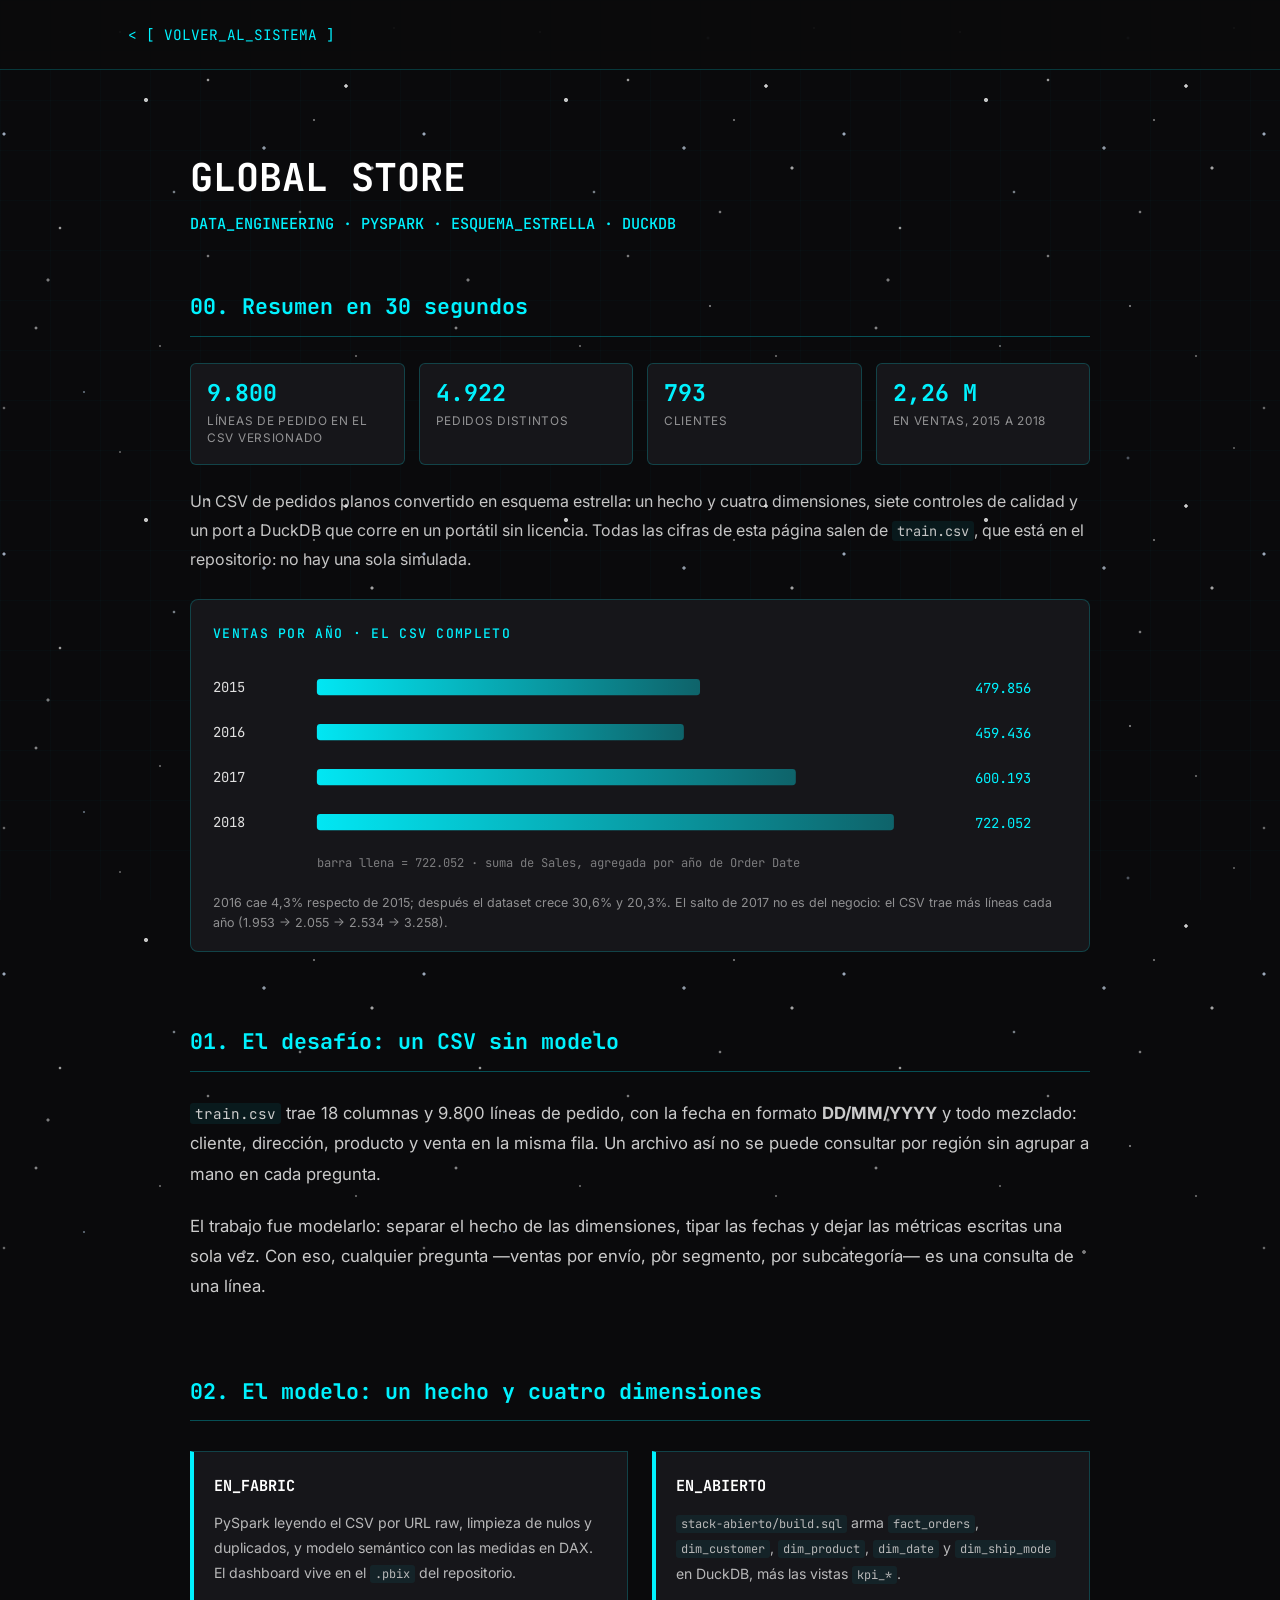
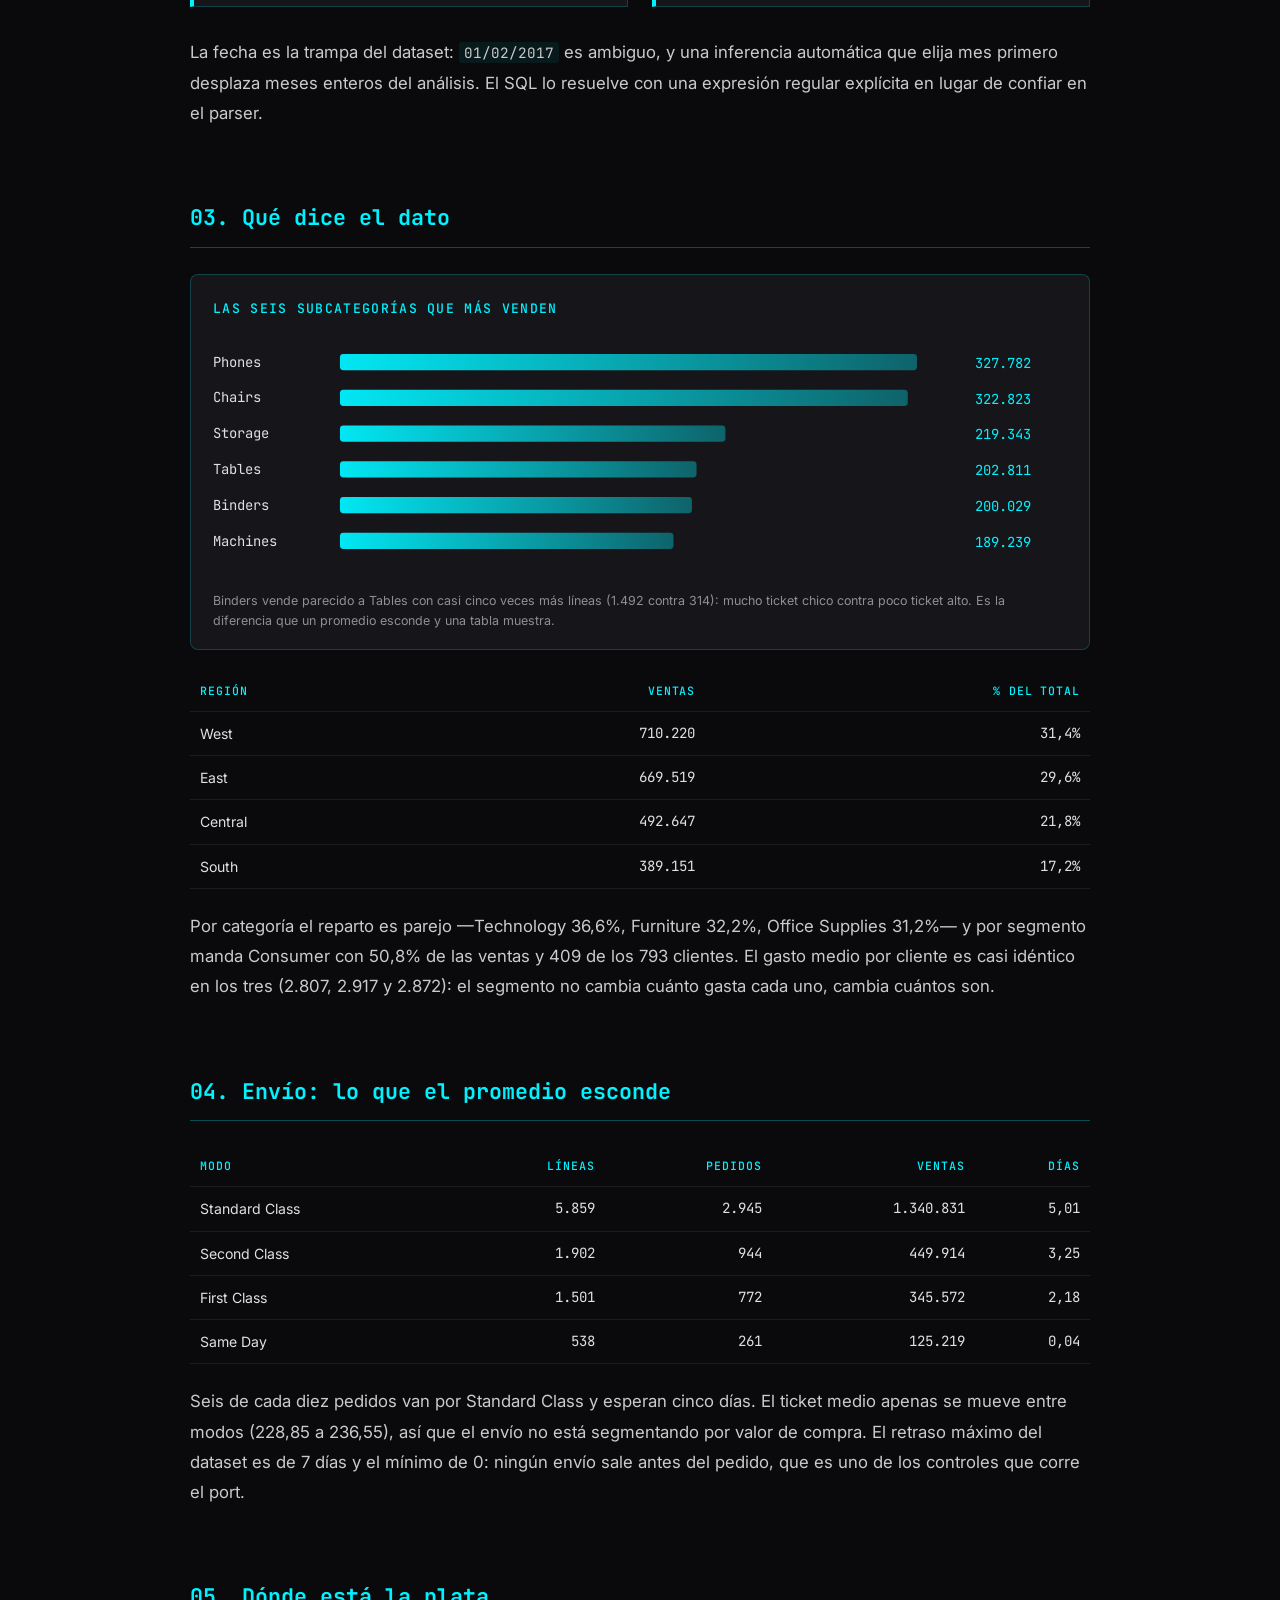
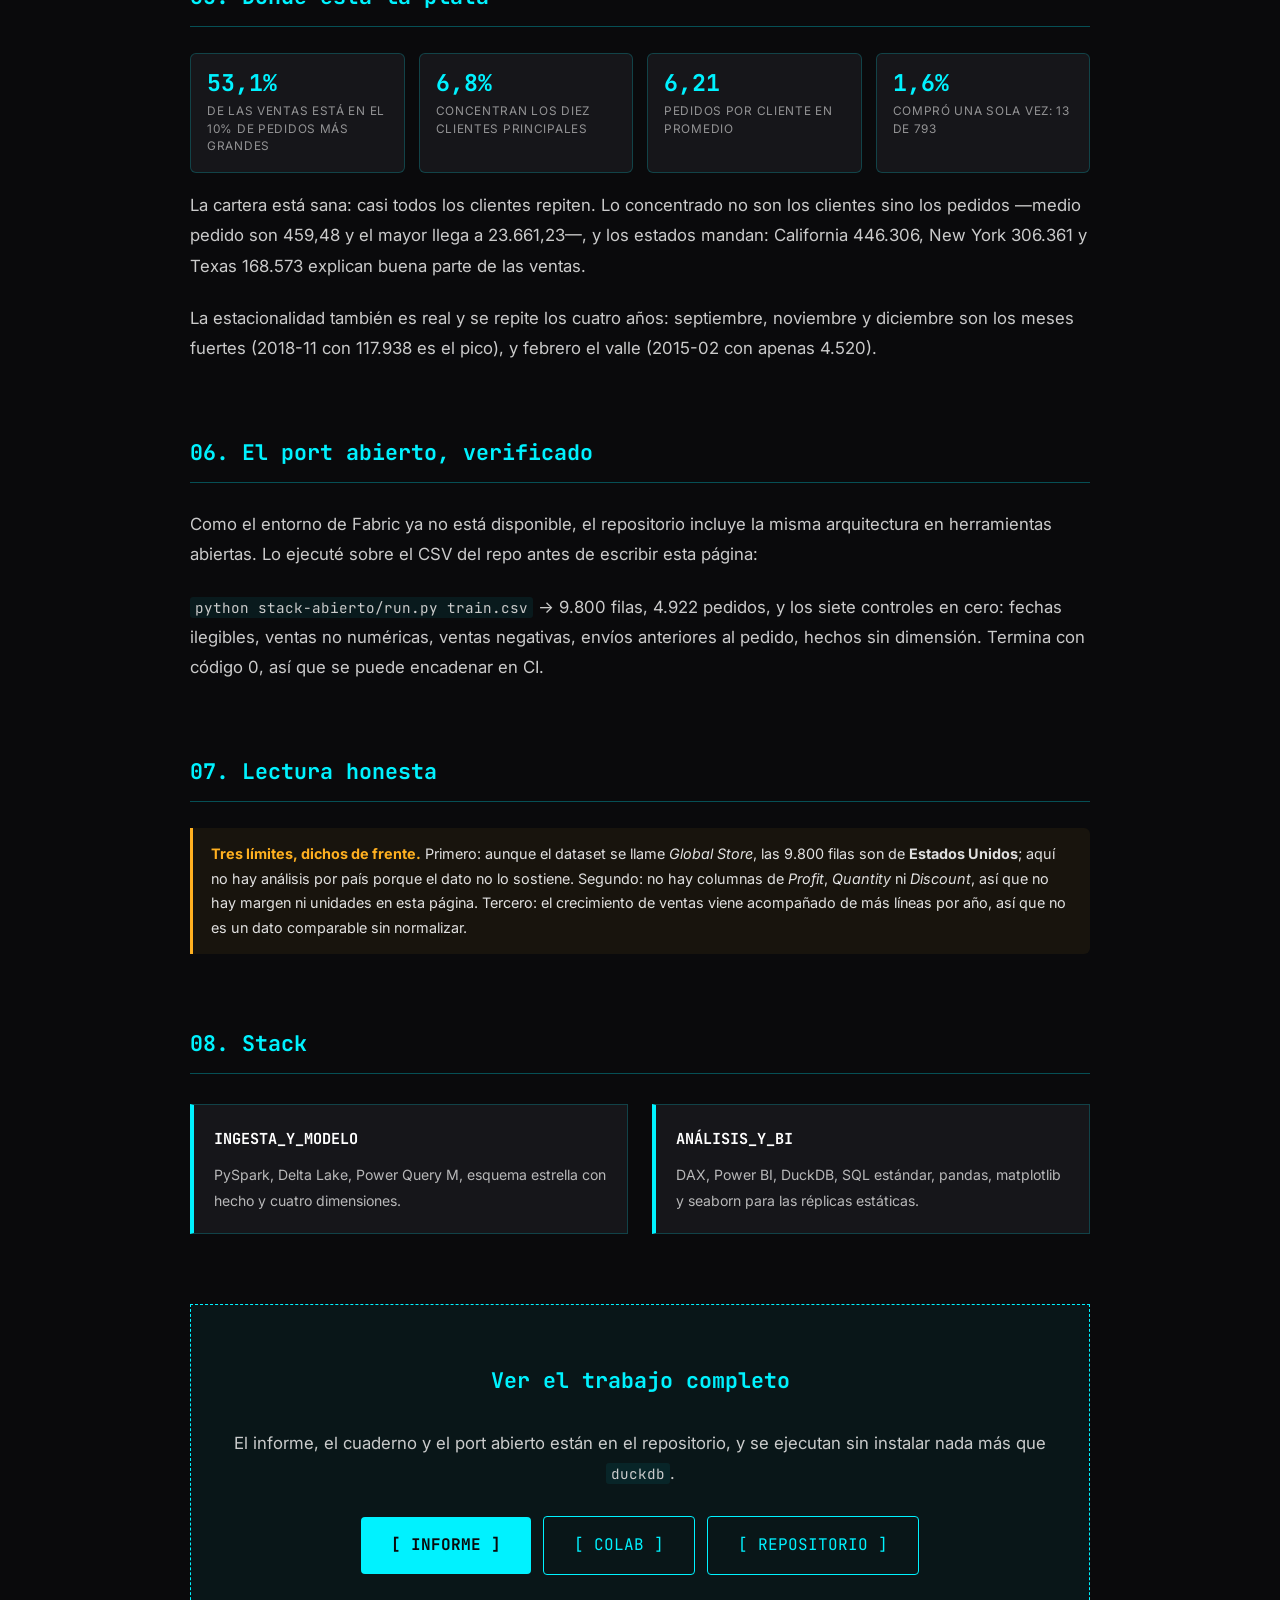
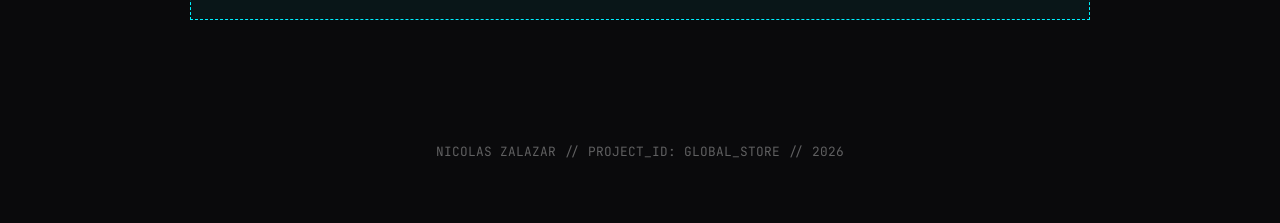
<file: proyectos/globalstore.html>
<!DOCTYPE html>
<html lang="es">
<head>
    <meta charset="UTF-8">
    <meta name="viewport" content="width=device-width, initial-scale=1.0">
    <title>Global Store · Retail en Fabric | Nicolas Zalazar</title>
    <link href="https://fonts.googleapis.com/css2?family=JetBrains+Mono:wght@300;500;700&family=Inter:wght@300;400;700&display=swap" rel="stylesheet">
    <link rel="stylesheet" href="caso.css?v=2">
    <style>
        :root{--bg-color:#0a0a0c;--accent-color:#00f2ff;--text-color:#e0e0e0;--card-bg:#16161a;--border-tech:1px solid rgba(0,242,255,.2)}
        body{background:var(--bg-color);color:var(--text-color);font-family:'Inter',sans-serif;margin:0;line-height:1.8}
        body::before{content:"";position:fixed;inset:0;background-image:linear-gradient(rgba(0,242,255,.02) 1px,transparent 1px),linear-gradient(90deg,rgba(0,242,255,.02) 1px,transparent 1px);background-size:50px 50px;z-index:-1}
        nav{padding:20px 10%;border-bottom:var(--border-tech);background:rgba(10,10,12,.9);position:sticky;top:0;z-index:100}
        nav a{color:var(--accent-color);text-decoration:none;font-family:'JetBrains Mono',monospace;font-size:.9rem}
        .container{max-width:900px;margin:0 auto;padding:60px 20px}
        header{margin-bottom:50px}
        h1{font-family:'JetBrains Mono',monospace;font-size:2.4rem;color:#fff;margin-bottom:10px;text-transform:uppercase;line-height:1.15}
        .tagline{color:var(--accent-color);font-family:'JetBrains Mono',monospace;font-weight:500;font-size:.95rem}
        h2{font-family:'JetBrains Mono',monospace;color:var(--accent-color);font-size:1.35rem;border-bottom:1px solid rgba(0,242,255,.3);padding-bottom:10px;margin-bottom:26px}
        h3{font-family:'JetBrains Mono',monospace;font-size:1rem;color:#fff;margin:0 0 14px}
        p{margin-bottom:22px;font-size:1.05rem;opacity:.9}
        .content-section{margin-bottom:70px}
        .tech-grid{display:grid;grid-template-columns:1fr 1fr;gap:24px;margin:30px 0}
        .tech-card{background:var(--card-bg);padding:20px;border:var(--border-tech);border-left:4px solid var(--accent-color)}
        .tech-card h3{font-size:.95rem;margin-bottom:10px}
        .tech-card p{font-size:.88rem;margin:0;opacity:.8}
        code{font-family:'JetBrains Mono',monospace;font-size:.85em;background:rgba(0,242,255,.08);padding:1px 5px;border-radius:3px}
        table{width:100%;border-collapse:collapse;margin:22px 0;font-size:.88rem}
        th,td{text-align:left;padding:9px 10px;border-bottom:1px solid rgba(255,255,255,.08)}
        th{font-family:'JetBrains Mono',monospace;font-size:.72rem;letter-spacing:.08em;text-transform:uppercase;color:var(--accent-color);font-weight:500}
        td.n,th.n{text-align:right;font-family:'JetBrains Mono',monospace}
        .cta-box{background:rgba(0,242,255,.05);border:1px dashed var(--accent-color);padding:38px;text-align:center;margin-top:50px}
        .btn-live{display:inline-block;padding:14px 30px;background:var(--accent-color);color:var(--bg-color);text-decoration:none;font-family:'JetBrains Mono',monospace;font-weight:bold;border-radius:4px;transition:.3s;margin:6px 4px}
        .btn-live:hover{box-shadow:0 0 25px var(--accent-color);transform:scale(1.05)}
        .btn-ghost{display:inline-block;padding:14px 30px;border:1px solid var(--accent-color);color:var(--accent-color);text-decoration:none;font-family:'JetBrains Mono',monospace;border-radius:4px;margin:6px 4px;transition:.3s}
        .btn-ghost:hover{background:rgba(0,242,255,.1)}
        footer{text-align:center;padding:60px;opacity:.4;font-family:'JetBrains Mono',monospace;font-size:.8rem}
        @media(max-width:768px){h1{font-size:1.7rem}.tech-grid{grid-template-columns:1fr}}
    </style>
</head>
<body>

<nav><a href="../index.html">< [ VOLVER_AL_SISTEMA ]</a></nav>

<div class="container">
    <header>
        <h1>Global Store</h1>
        <div class="tagline">DATA_ENGINEERING · PYSPARK · ESQUEMA_ESTRELLA · DUCKDB</div>
    </header>

    <section class="content-section" id="resumen">
        <h2>00. Resumen en 30 segundos</h2>
        <div class="resumen__grid">
            <div class="resumen__kpi"><b>9.800</b><span>líneas de pedido en el CSV versionado</span></div>
            <div class="resumen__kpi"><b>4.922</b><span>pedidos distintos</span></div>
            <div class="resumen__kpi"><b>793</b><span>clientes</span></div>
            <div class="resumen__kpi"><b>2,26 M</b><span>en ventas, 2015 a 2018</span></div>
        </div>
        <p class="resumen__txt">
            Un CSV de pedidos planos convertido en esquema estrella: un hecho y cuatro dimensiones, siete controles
            de calidad y un port a DuckDB que corre en un portátil sin licencia. Todas las cifras de esta página salen
            de <code>train.csv</code>, que está en el repositorio: no hay una sola simulada.
        </p>

        <div class="viz">
            <h3>Ventas por año · el CSV completo</h3>
            <svg viewBox="0 0 740 190" role="img" aria-labelledby="gsAnio">
                <title id="gsAnio">Ventas por año: 2015 479.856, 2016 459.436, 2017 600.193, 2018 722.052</title>
                <defs>
                    <linearGradient id="gGs" x1="0" y1="0" x2="1" y2="0">
                        <stop offset="0" stop-color="#00f2ff" stop-opacity=".95"/>
                        <stop offset="1" stop-color="#00f2ff" stop-opacity=".35"/>
                    </linearGradient>
                </defs>
                <g font-family="'JetBrains Mono',monospace" font-size="12" fill="#e0e0e0">
                    <text x="0" y="24">2015</text>
                    <rect x="90" y="13" width="332" height="14" rx="3" fill="url(#gGs)"/>
                    <text x="660" y="25" fill="#00f2ff">479.856</text>

                    <text x="0" y="63">2016</text>
                    <rect x="90" y="52" width="318" height="14" rx="3" fill="url(#gGs)"/>
                    <text x="660" y="64" fill="#00f2ff">459.436</text>

                    <text x="0" y="102">2017</text>
                    <rect x="90" y="91" width="415" height="14" rx="3" fill="url(#gGs)"/>
                    <text x="660" y="103" fill="#00f2ff">600.193</text>

                    <text x="0" y="141">2018</text>
                    <rect x="90" y="130" width="500" height="14" rx="3" fill="url(#gGs)"/>
                    <text x="660" y="142" fill="#00f2ff">722.052</text>

                    <text x="90" y="176" fill="#e0e0e0" opacity=".5" font-size="10.5">barra llena = 722.052 · suma de Sales, agregada por año de Order Date</text>
                </g>
            </svg>
            <p class="viz__cap">
                2016 cae 4,3% respecto de 2015; después el dataset crece 30,6% y 20,3%. El salto de 2017 no es
                del negocio: el CSV trae más líneas cada año (1.953 → 2.055 → 2.534 → 3.258).
            </p>
        </div>
    </section>

    <section class="content-section">
        <h2>01. El desafío: un CSV sin modelo</h2>
        <p>
            <code>train.csv</code> trae 18 columnas y 9.800 líneas de pedido, con la fecha en formato
            <strong>DD/MM/YYYY</strong> y todo mezclado: cliente, dirección, producto y venta en la misma fila.
            Un archivo así no se puede consultar por región sin agrupar a mano en cada pregunta.
        </p>
        <p>
            El trabajo fue modelarlo: separar el hecho de las dimensiones, tipar las fechas y dejar las métricas
            escritas una sola vez. Con eso, cualquier pregunta —ventas por envío, por segmento, por subcategoría—
            es una consulta de una línea.
        </p>
    </section>

    <section class="content-section">
        <h2>02. El modelo: un hecho y cuatro dimensiones</h2>
        <div class="tech-grid">
            <div class="tech-card">
                <h3>EN_FABRIC</h3>
                <p>PySpark leyendo el CSV por URL raw, limpieza de nulos y duplicados, y modelo semántico con las medidas en DAX. El dashboard vive en el <code>.pbix</code> del repositorio.</p>
            </div>
            <div class="tech-card">
                <h3>EN_ABIERTO</h3>
                <p><code>stack-abierto/build.sql</code> arma <code>fact_orders</code>, <code>dim_customer</code>, <code>dim_product</code>, <code>dim_date</code> y <code>dim_ship_mode</code> en DuckDB, más las vistas <code>kpi_*</code>.</p>
            </div>
        </div>
        <p>
            La fecha es la trampa del dataset: <code>01/02/2017</code> es ambiguo, y una inferencia automática que
            elija mes primero desplaza meses enteros del análisis. El SQL lo resuelve con una expresión regular
            explícita en lugar de confiar en el parser.
        </p>
    </section>

    <section class="content-section">
        <h2>03. Qué dice el dato</h2>
        <div class="viz">
            <h3>Las seis subcategorías que más venden</h3>
            <svg viewBox="0 0 740 210" role="img" aria-labelledby="gsSub">
                <title id="gsSub">Ventas por subcategoría: Phones 327.782, Chairs 322.823, Storage 219.343, Tables 202.811, Binders 200.029, Machines 189.239</title>
                <g font-family="'JetBrains Mono',monospace" font-size="12" fill="#e0e0e0">
                    <text x="0" y="24">Phones</text>
                    <rect x="110" y="13" width="500" height="14" rx="3" fill="url(#gGs)"/>
                    <text x="660" y="25" fill="#00f2ff">327.782</text>

                    <text x="0" y="55">Chairs</text>
                    <rect x="110" y="44" width="492" height="14" rx="3" fill="url(#gGs)"/>
                    <text x="660" y="56" fill="#00f2ff">322.823</text>

                    <text x="0" y="86">Storage</text>
                    <rect x="110" y="75" width="334" height="14" rx="3" fill="url(#gGs)"/>
                    <text x="660" y="87" fill="#00f2ff">219.343</text>

                    <text x="0" y="117">Tables</text>
                    <rect x="110" y="106" width="309" height="14" rx="3" fill="url(#gGs)"/>
                    <text x="660" y="118" fill="#00f2ff">202.811</text>

                    <text x="0" y="148">Binders</text>
                    <rect x="110" y="137" width="305" height="14" rx="3" fill="url(#gGs)"/>
                    <text x="660" y="149" fill="#00f2ff">200.029</text>

                    <text x="0" y="179">Machines</text>
                    <rect x="110" y="168" width="289" height="14" rx="3" fill="url(#gGs)"/>
                    <text x="660" y="180" fill="#00f2ff">189.239</text>
                </g>
            </svg>
            <p class="viz__cap">
                Binders vende parecido a Tables con casi cinco veces más líneas (1.492 contra 314): mucho ticket
                chico contra poco ticket alto. Es la diferencia que un promedio esconde y una tabla muestra.
            </p>
        </div>

        <table>
            <tr><th>Región</th><th class="n">Ventas</th><th class="n">% del total</th></tr>
            <tr><td>West</td><td class="n">710.220</td><td class="n">31,4%</td></tr>
            <tr><td>East</td><td class="n">669.519</td><td class="n">29,6%</td></tr>
            <tr><td>Central</td><td class="n">492.647</td><td class="n">21,8%</td></tr>
            <tr><td>South</td><td class="n">389.151</td><td class="n">17,2%</td></tr>
        </table>

        <p>
            Por categoría el reparto es parejo —Technology 36,6%, Furniture 32,2%, Office Supplies 31,2%— y por
            segmento manda Consumer con 50,8% de las ventas y 409 de los 793 clientes. El gasto medio por cliente
            es casi idéntico en los tres (2.807, 2.917 y 2.872): el segmento no cambia cuánto gasta cada uno,
            cambia cuántos son.
        </p>
    </section>

    <section class="content-section">
        <h2>04. Envío: lo que el promedio esconde</h2>
        <table>
            <tr><th>Modo</th><th class="n">Líneas</th><th class="n">Pedidos</th><th class="n">Ventas</th><th class="n">Días</th></tr>
            <tr><td>Standard Class</td><td class="n">5.859</td><td class="n">2.945</td><td class="n">1.340.831</td><td class="n">5,01</td></tr>
            <tr><td>Second Class</td><td class="n">1.902</td><td class="n">944</td><td class="n">449.914</td><td class="n">3,25</td></tr>
            <tr><td>First Class</td><td class="n">1.501</td><td class="n">772</td><td class="n">345.572</td><td class="n">2,18</td></tr>
            <tr><td>Same Day</td><td class="n">538</td><td class="n">261</td><td class="n">125.219</td><td class="n">0,04</td></tr>
        </table>
        <p>
            Seis de cada diez pedidos van por Standard Class y esperan cinco días. El ticket medio apenas se mueve
            entre modos (228,85 a 236,55), así que el envío no está segmentando por valor de compra. El retraso
            máximo del dataset es de 7 días y el mínimo de 0: ningún envío sale antes del pedido, que es uno de los
            controles que corre el port.
        </p>
    </section>

    <section class="content-section">
        <h2>05. Dónde está la plata</h2>
        <div class="resumen__grid">
            <div class="resumen__kpi"><b>53,1%</b><span>de las ventas está en el 10% de pedidos más grandes</span></div>
            <div class="resumen__kpi"><b>6,8%</b><span>concentran los diez clientes principales</span></div>
            <div class="resumen__kpi"><b>6,21</b><span>pedidos por cliente en promedio</span></div>
            <div class="resumen__kpi"><b>1,6%</b><span>compró una sola vez: 13 de 793</span></div>
        </div>
        <p>
            La cartera está sana: casi todos los clientes repiten. Lo concentrado no son los clientes sino los
            pedidos —medio pedido son 459,48 y el mayor llega a 23.661,23—, y los estados mandan: California
            446.306, New York 306.361 y Texas 168.573 explican buena parte de las ventas.
        </p>
        <p>
            La estacionalidad también es real y se repite los cuatro años: septiembre, noviembre y diciembre son
            los meses fuertes (2018-11 con 117.938 es el pico), y febrero el valle (2015-02 con apenas 4.520).
        </p>
    </section>

    <section class="content-section">
        <h2>06. El port abierto, verificado</h2>
        <p>
            Como el entorno de Fabric ya no está disponible, el repositorio incluye la misma arquitectura en
            herramientas abiertas. Lo ejecuté sobre el CSV del repo antes de escribir esta página:
        </p>
        <p>
            <code>python stack-abierto/run.py train.csv</code> → 9.800 filas, 4.922 pedidos, y los siete
            controles en cero: fechas ilegibles, ventas no numéricas, ventas negativas, envíos anteriores al
            pedido, hechos sin dimensión. Termina con código 0, así que se puede encadenar en CI.
        </p>
    </section>

    <section class="content-section">
        <h2>07. Lectura honesta</h2>
        <div class="aviso">
            <b>Tres límites, dichos de frente.</b> Primero: aunque el dataset se llame <em>Global Store</em>,
            las 9.800 filas son de <strong>Estados Unidos</strong>; aquí no hay análisis por país porque el dato no
            lo sostiene. Segundo: no hay columnas de <em>Profit</em>, <em>Quantity</em> ni <em>Discount</em>, así
            que no hay margen ni unidades en esta página. Tercero: el crecimiento de ventas viene acompañado de más
            líneas por año, así que no es un dato comparable sin normalizar.
        </div>
    </section>

    <section class="content-section">
        <h2>08. Stack</h2>
        <div class="tech-grid">
            <div class="tech-card">
                <h3>INGESTA_Y_MODELO</h3>
                <p>PySpark, Delta Lake, Power Query M, esquema estrella con hecho y cuatro dimensiones.</p>
            </div>
            <div class="tech-card">
                <h3>ANÁLISIS_Y_BI</h3>
                <p>DAX, Power BI, DuckDB, SQL estándar, pandas, matplotlib y seaborn para las réplicas estáticas.</p>
            </div>
        </div>
    </section>

    <div class="cta-box">
        <h2 style="border:none;margin-bottom:18px;">Ver el trabajo completo</h2>
        <p>El informe, el cuaderno y el port abierto están en el repositorio, y se ejecutan sin instalar nada más que <code>duckdb</code>.</p>
        <a class="btn-live" href="https://nicolenki7.github.io/Tech_GlobalStore_Retail_Analysis-Fabric/report.html" target="_blank" rel="noopener">[ INFORME ]</a>
        <a class="btn-ghost" href="https://colab.research.google.com/github/Nicolenki7/Tech_GlobalStore_Retail_Analysis-Fabric/blob/main/notebooks/globalstore_retail_colab.ipynb" target="_blank" rel="noopener">[ COLAB ]</a>
        <a class="btn-ghost" href="https://github.com/Nicolenki7/Tech_GlobalStore_Retail_Analysis-Fabric" target="_blank" rel="noopener">[ REPOSITORIO ]</a>
    </div>
</div>

<footer>
    NICOLAS ZALAZAR // PROJECT_ID: GLOBAL_STORE // 2026
</footer>

</body>
</html>
</file>
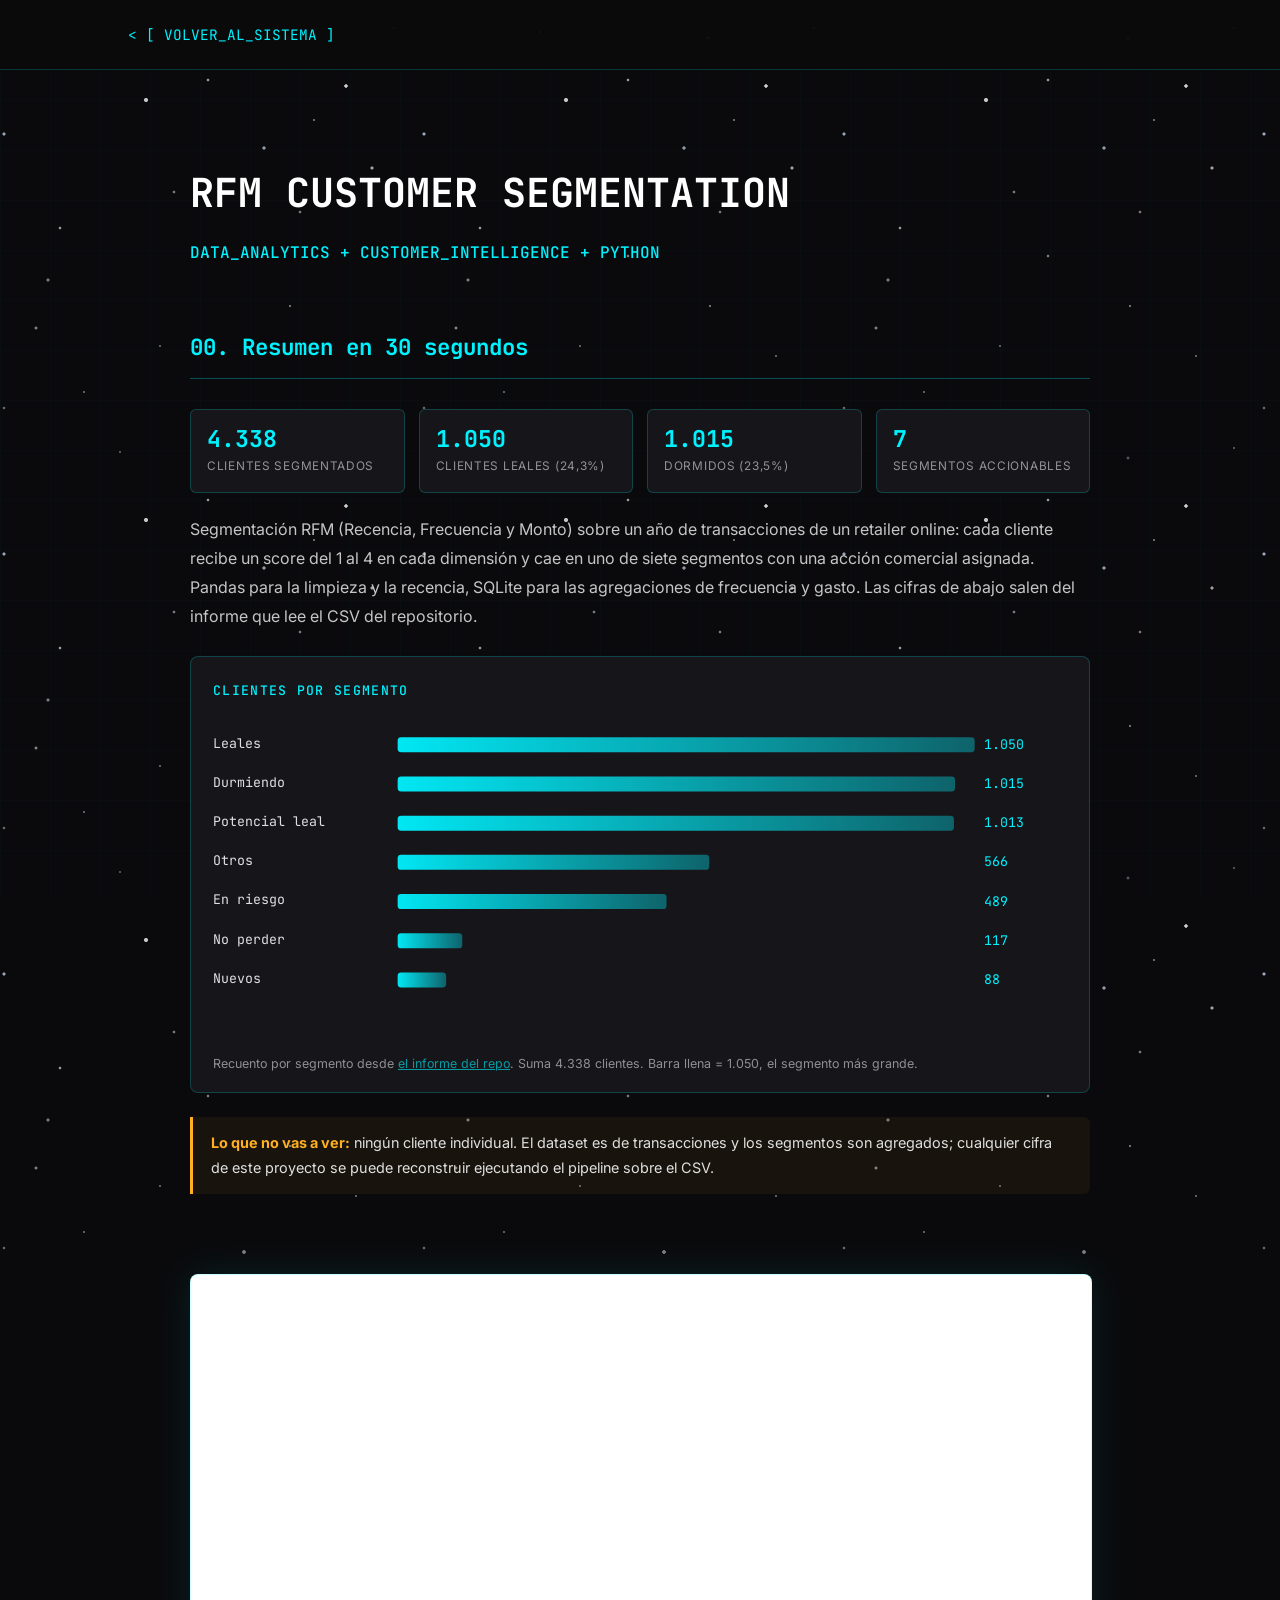
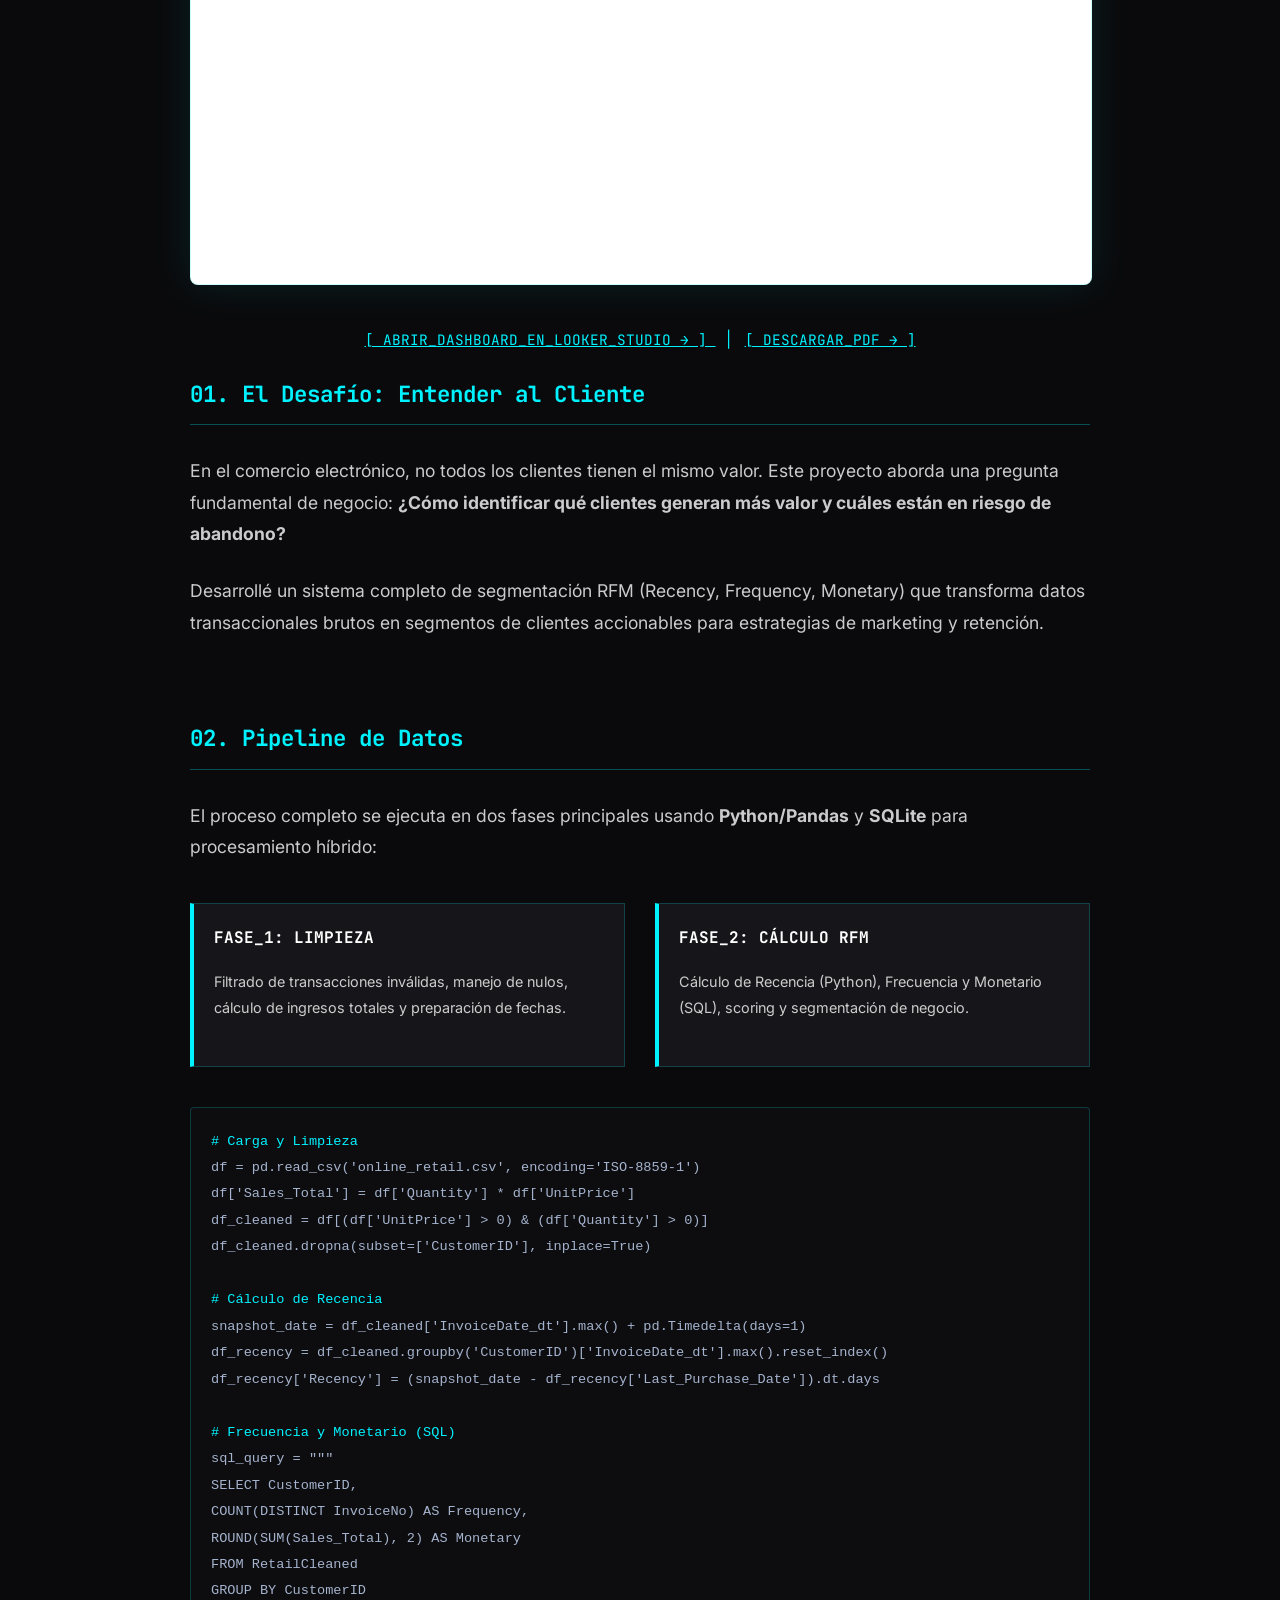
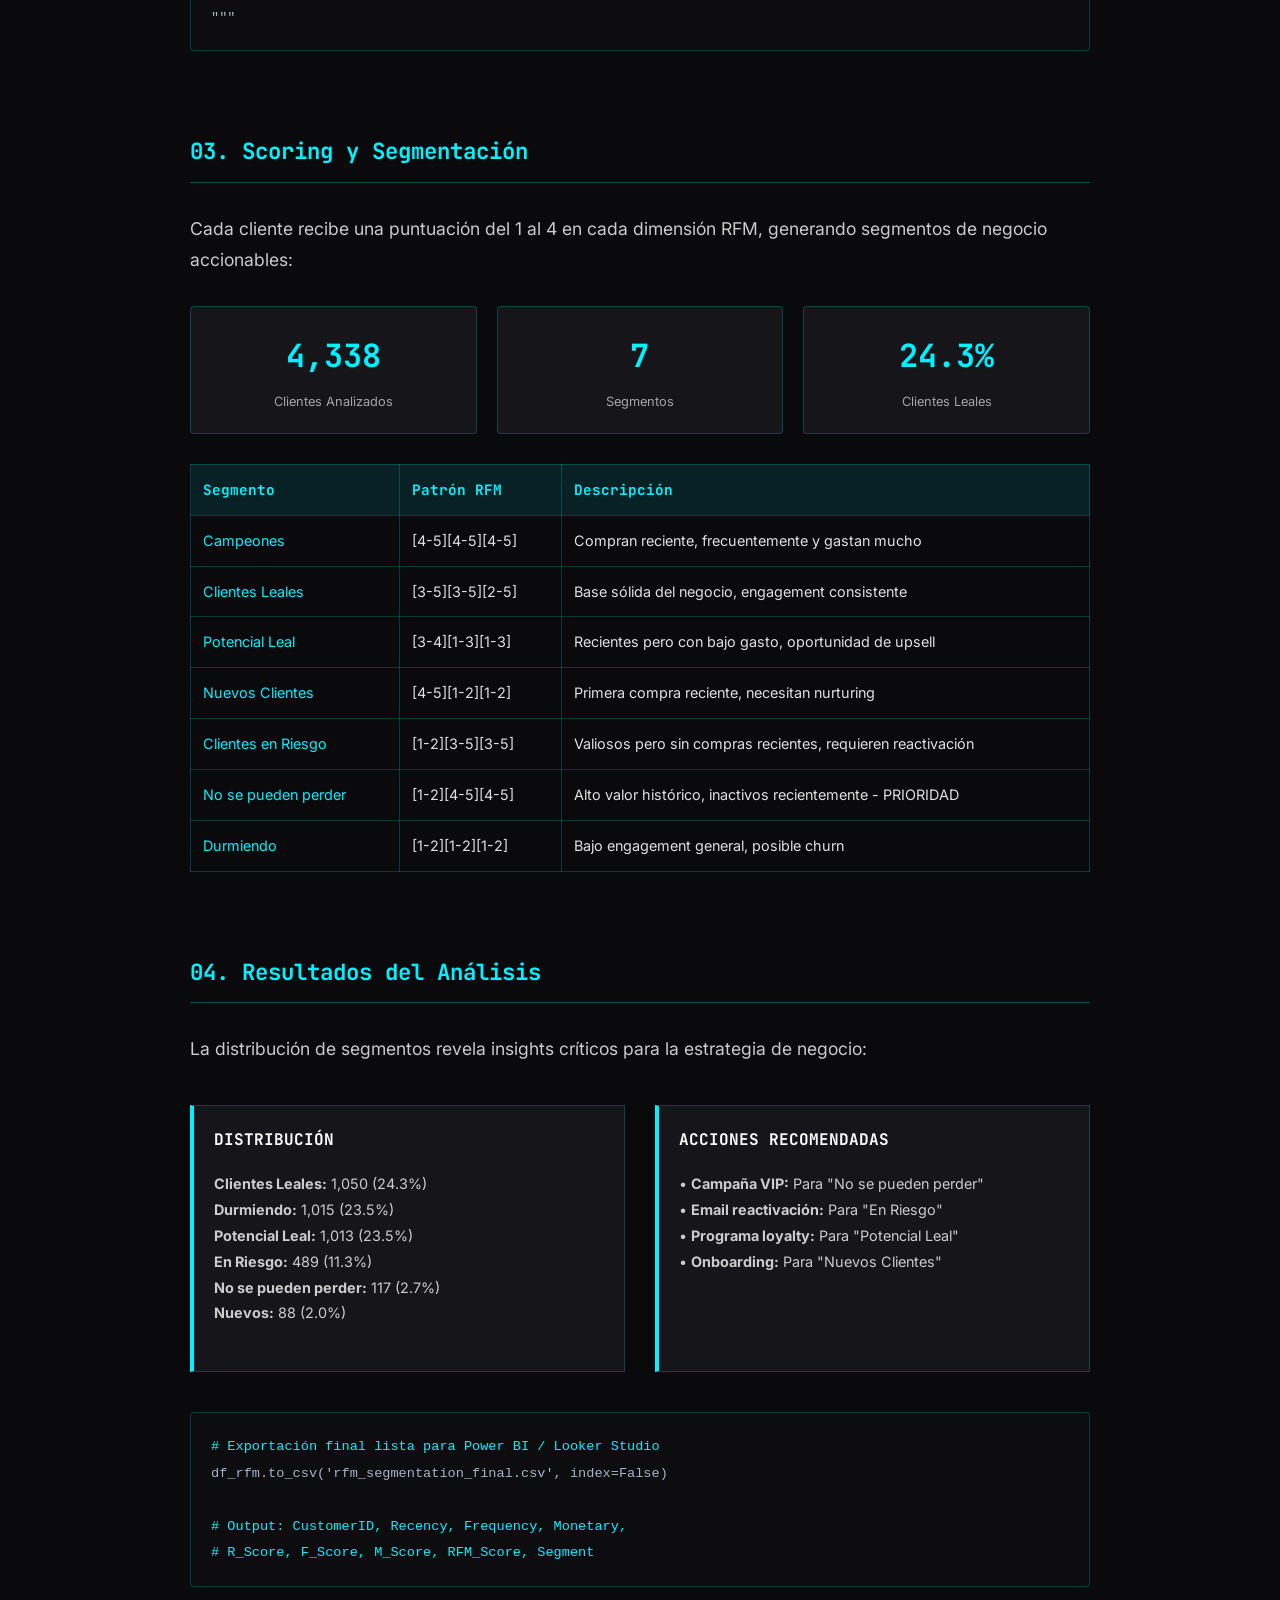
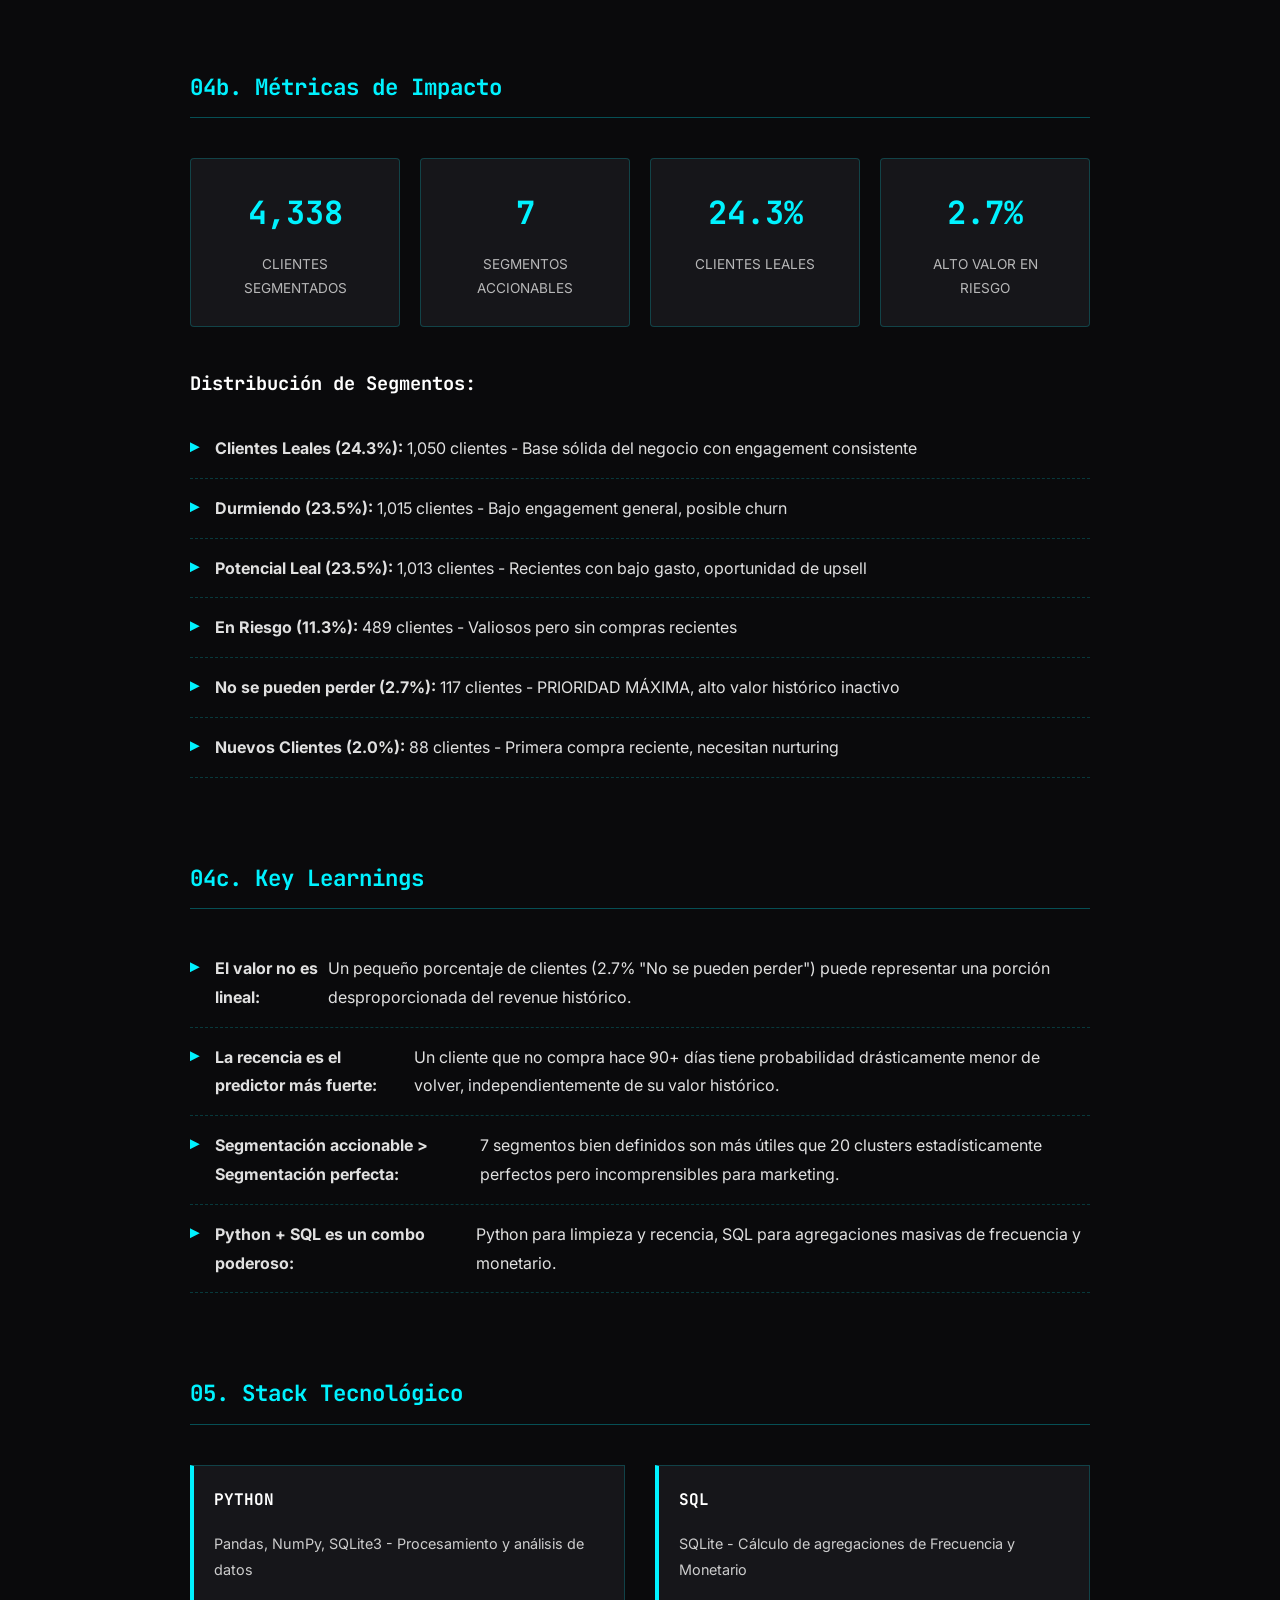
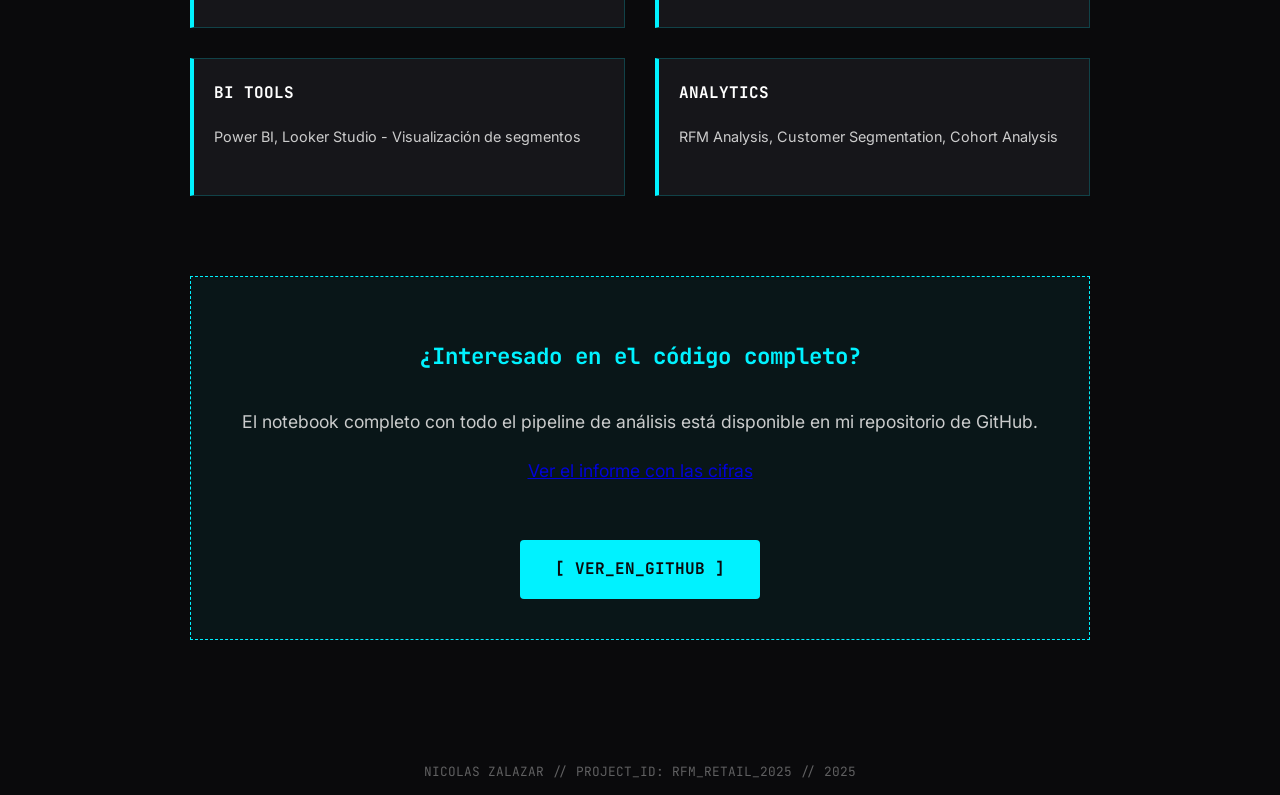
<file: proyectos/online-retail-rfm.html>
<!DOCTYPE html>
<html lang="es">
<head>
    <meta charset="UTF-8">
    <meta name="viewport" content="width=device-width, initial-scale=1.0">
    <title>RFM Customer Segmentation | Nicolas Zalazar</title>
    <link href="https://fonts.googleapis.com/css2?family=JetBrains+Mono:wght@300;500;700&family=Inter:wght@300;400;700&display=swap" rel="stylesheet">
    <link rel="stylesheet" href="caso.css?v=2">
    <style>
        :root {
            --bg-color: #0a0a0c;
            --accent-color: #00f2ff;
            --text-color: #e0e0e0;
            --card-bg: #16161a;
            --border-tech: 1px solid rgba(0, 242, 255, 0.2);
        }

        body {
            background-color: var(--bg-color);
            color: var(--text-color);
            font-family: 'Inter', sans-serif;
            margin: 0;
            line-height: 1.8;
        }

        body::before {
            content: "";
            position: fixed;
            top: 0; left: 0; width: 100%; height: 100%;
            background-image: linear-gradient(rgba(0, 242, 255, 0.02) 1px, transparent 1px),
                              linear-gradient(90deg, rgba(0, 242, 255, 0.02) 1px, transparent 1px);
            background-size: 50px 50px;
            z-index: -1;
        }

        nav {
            padding: 20px 10%;
            border-bottom: var(--border-tech);
            background: rgba(10, 10, 12, 0.9);
            position: sticky;
            top: 0;
            z-index: 100;
        }

        nav a {
            color: var(--accent-color);
            text-decoration: none;
            font-family: 'JetBrains Mono', monospace;
            font-size: 0.9rem;
        }

        .container {
            max-width: 900px;
            margin: 0 auto;
            padding: 60px 20px;
        }

        header {
            margin-bottom: 60px;
            text-align: left;
        }

        h1 {
            font-family: 'JetBrains Mono', monospace;
            font-size: 2.5rem;
            color: #fff;
            margin-bottom: 10px;
            text-transform: uppercase;
        }

        .tagline {
            color: var(--accent-color);
            font-family: 'JetBrains Mono', monospace;
            font-weight: 500;
        }

        .hero-image {
            width: 100%;
            border: var(--border-tech);
            border-radius: 8px;
            margin-bottom: 40px;
            box-shadow: 0 0 40px rgba(0, 242, 255, 0.1);
        }

        .content-section {
            margin-bottom: 80px;
        }

        h2 {
            font-family: 'JetBrains Mono', monospace;
            color: var(--accent-color);
            font-size: 1.4rem;
            border-bottom: 1px solid rgba(0, 242, 255, 0.3);
            padding-bottom: 10px;
            margin-bottom: 30px;
        }

        p {
            margin-bottom: 25px;
            font-size: 1.1rem;
            opacity: 0.9;
        }

        .tech-grid {
            display: grid;
            grid-template-columns: 1fr 1fr;
            gap: 30px;
            margin: 40px 0;
        }

        .tech-card {
            background: var(--card-bg);
            padding: 20px;
            border: var(--border-tech);
            border-left: 4px solid var(--accent-color);
        }

        .tech-card h3 {
            margin-top: 0;
            font-family: 'JetBrains Mono', monospace;
            font-size: 1rem;
            color: #fff;
        }

        .code-block {
            background: #0d0d0f;
            border: var(--border-tech);
            padding: 20px;
            border-radius: 4px;
            font-family: 'JetBrains Mono', monospace;
            font-size: 0.85rem;
            overflow-x: auto;
            margin: 20px 0;
        }

        .code-block code {
            color: #a5b3ce;
        }

        .highlight {
            color: var(--accent-color);
        }

        .segment-table {
            width: 100%;
            border-collapse: collapse;
            margin: 30px 0;
            font-size: 0.9rem;
        }

        .segment-table th,
        .segment-table td {
            border: 1px solid rgba(0, 242, 255, 0.2);
            padding: 12px;
            text-align: left;
        }

        .segment-table th {
            background: rgba(0, 242, 255, 0.1);
            color: var(--accent-color);
            font-family: 'JetBrains Mono', monospace;
        }

        .segment-table tr:hover {
            background: rgba(0, 242, 255, 0.05);
        }

        .stats-grid {
            display: grid;
            grid-template-columns: repeat(auto-fit, minmax(150px, 1fr));
            gap: 20px;
            margin: 30px 0;
        }

        .stat-card {
            background: var(--card-bg);
            border: var(--border-tech);
            padding: 20px;
            text-align: center;
            border-radius: 4px;
        }

        .stat-value {
            font-size: 2rem;
            font-weight: bold;
            color: var(--accent-color);
            font-family: 'JetBrains Mono', monospace;
        }

        .stat-label {
            font-size: 0.8rem;
            opacity: 0.7;
            margin-top: 5px;
        }

        .metrics-grid {
            display: grid;
            grid-template-columns: repeat(auto-fit, minmax(200px, 1fr));
            gap: 20px;
            margin: 40px 0;
        }

        .metric-card {
            background: var(--card-bg);
            border: var(--border-tech);
            padding: 25px;
            text-align: center;
            border-radius: 4px;
        }

        .metric-value {
            font-family: 'JetBrains Mono', monospace;
            font-size: 2rem;
            color: var(--accent-color);
            font-weight: bold;
        }

        .metric-label {
            font-size: 0.85rem;
            opacity: 0.8;
            margin-top: 10px;
        }

        .feature-list {
            list-style: none;
            padding: 0;
        }

        .feature-list li {
            padding: 15px 0;
            border-bottom: 1px dashed rgba(0, 242, 255, 0.2);
            display: flex;
            align-items: flex-start;
        }

        .feature-list li:before {
            content: "\25B6";
            color: var(--accent-color);
            margin-right: 15px;
            font-family: 'JetBrains Mono', monospace;
        }

        .cta-box {
            background: rgba(0, 242, 255, 0.05);
            border: 1px dashed var(--accent-color);
            padding: 40px;
            text-align: center;
            margin-top: 60px;
        }

        .btn-live {
            display: inline-block;
            padding: 15px 35px;
            background: var(--accent-color);
            color: var(--bg-color);
            text-decoration: none;
            font-family: 'JetBrains Mono', monospace;
            font-weight: bold;
            border-radius: 4px;
            transition: 0.3s;
        }

        .btn-live:hover {
            box-shadow: 0 0 25px var(--accent-color);
            transform: scale(1.05);
        }

        footer {
            text-align: center;
            padding: 60px;
            opacity: 0.4;
            font-family: 'JetBrains Mono', monospace;
            font-size: 0.8rem;
        }

        @media (max-width: 768px) {
            .tech-grid {
                grid-template-columns: 1fr;
            }
        }
    </style>
</head>
<body>

    <nav>
        <a href="../index.html">< [ VOLVER_AL_SISTEMA ]</a>
    </nav>

    <div class="container">
        <header>
            <h1>RFM Customer Segmentation</h1>
            <div class="tagline">DATA_ANALYTICS + CUSTOMER_INTELLIGENCE + PYTHON</div>
        </header>

        <section class="content-section" id="resumen">
            <h2>00. Resumen en 30 segundos</h2>
            <div class="resumen__grid">
                <div class="resumen__kpi"><b>4.338</b><span>clientes segmentados</span></div>
                <div class="resumen__kpi"><b>1.050</b><span>clientes leales (24,3%)</span></div>
                <div class="resumen__kpi"><b>1.015</b><span>dormidos (23,5%)</span></div>
                <div class="resumen__kpi"><b>7</b><span>segmentos accionables</span></div>
            </div>
            <p class="resumen__txt">
                Segmentación RFM (Recencia, Frecuencia y Monto) sobre un año de transacciones de un retailer online:
                cada cliente recibe un score del 1 al 4 en cada dimensión y cae en uno de siete segmentos con una acción
                comercial asignada. Pandas para la limpieza y la recencia, SQLite para las agregaciones de frecuencia y gasto.
                Las cifras de abajo salen del informe que lee el CSV del repositorio.
            </p>

            <div class="viz">
                <h3>Clientes por segmento</h3>
                <svg viewBox="0 0 740 280" role="img" aria-labelledby="rfmTitulo">
                    <title id="rfmTitulo">Cantidad de clientes por segmento RFM</title>
                    <defs>
                        <linearGradient id="gRfm" x1="0" y1="0" x2="1" y2="0">
                            <stop offset="0" stop-color="#00f2ff" stop-opacity=".95"/>
                            <stop offset="1" stop-color="#00f2ff" stop-opacity=".35"/>
                        </linearGradient>
                    </defs>
                    <g font-family="'JetBrains Mono',monospace" font-size="11.5" fill="#e0e0e0">
                        <text x="0" y="23">Leales</text>
                        <rect x="160" y="14" width="500" height="13" rx="3" fill="url(#gRfm)"/>
                        <text x="668" y="24" fill="#00f2ff">1.050</text>

                        <text x="0" y="57">Durmiendo</text>
                        <rect x="160" y="48" width="483" height="13" rx="3" fill="url(#gRfm)"/>
                        <text x="668" y="58" fill="#00f2ff">1.015</text>

                        <text x="0" y="91">Potencial leal</text>
                        <rect x="160" y="82" width="482" height="13" rx="3" fill="url(#gRfm)"/>
                        <text x="668" y="92" fill="#00f2ff">1.013</text>

                        <text x="0" y="125">Otros</text>
                        <rect x="160" y="116" width="270" height="13" rx="3" fill="url(#gRfm)"/>
                        <text x="668" y="126" fill="#00f2ff">566</text>

                        <text x="0" y="159">En riesgo</text>
                        <rect x="160" y="150" width="233" height="13" rx="3" fill="url(#gRfm)"/>
                        <text x="668" y="160" fill="#00f2ff">489</text>

                        <text x="0" y="193">No perder</text>
                        <rect x="160" y="184" width="56" height="13" rx="3" fill="url(#gRfm)"/>
                        <text x="668" y="194" fill="#00f2ff">117</text>

                        <text x="0" y="227">Nuevos</text>
                        <rect x="160" y="218" width="42" height="13" rx="3" fill="url(#gRfm)"/>
                        <text x="668" y="228" fill="#00f2ff">88</text>
                    </g>
                </svg>
                <p class="viz__cap">
                    Recuento por segmento desde
                    <a href="https://nicolenki7.github.io/Online-Retail-Business-Analysis/report.html" target="_blank" rel="noopener">el informe del repo</a>.
                    Suma 4.338 clientes. Barra llena = 1.050, el segmento más grande.
                </p>
            </div>

            <div class="aviso">
                <b>Lo que no vas a ver:</b> ningún cliente individual. El dataset es de transacciones y los segmentos
                son agregados; cualquier cifra de este proyecto se puede reconstruir ejecutando el pipeline sobre el CSV.
            </div>
        </section>

        <!-- Looker Studio Dashboard Embed -->
        <div class="hero-image" style="padding: 0; overflow: hidden; background: #fff;">
            <iframe 
                src="https://lookerstudio.google.com/embed/reporting/a992755d-e22b-4272-8d4a-ddafc2e3679b/page/2nqcF" 
                frameborder="0" 
                style="border: 0; width: 100%; height: 600px;" 
                allowfullscreen>
            </iframe>
        </div>

        <div style="text-align: center; margin: 20px 0;">
            <a href="https://lookerstudio.google.com/reporting/a992755d-e22b-4272-8d4a-ddafc2e3679b/page/2nqcF" 
               target="_blank" 
               style="color: var(--accent-color); font-family: 'JetBrains Mono'; font-size: 0.9rem;">
                [ ABRIR_DASHBOARD_EN_LOOKER_STUDIO → ]
            </a>
            <span style="color: var(--accent-color); margin: 0 10px;">|</span>
            <a href="../img/projects/rfm_dashboard.pdf" 
               download 
               style="color: var(--accent-color); font-family: 'JetBrains Mono'; font-size: 0.9rem;">
                [ DESCARGAR_PDF → ]
            </a>
        </div>

        <section class="content-section">
            <h2>01. El Desafío: Entender al Cliente</h2>
            <p>
                En el comercio electrónico, no todos los clientes tienen el mismo valor. Este proyecto aborda una pregunta fundamental de negocio: <strong>¿Cómo identificar qué clientes generan más valor y cuáles están en riesgo de abandono?</strong>
            </p>
            <p>
                Desarrollé un sistema completo de segmentación RFM (Recency, Frequency, Monetary) que transforma datos transaccionales brutos en segmentos de clientes accionables para estrategias de marketing y retención.
            </p>
        </section>

        <section class="content-section">
            <h2>02. Pipeline de Datos</h2>
            <p>El proceso completo se ejecuta en dos fases principales usando <strong>Python/Pandas</strong> y <strong>SQLite</strong> para procesamiento híbrido:</p>
            
            <div class="tech-grid">
                <div class="tech-card">
                    <h3>FASE_1: LIMPIEZA</h3>
                    <p style="font-size: 0.9rem;">Filtrado de transacciones inválidas, manejo de nulos, cálculo de ingresos totales y preparación de fechas.</p>
                </div>
                <div class="tech-card">
                    <h3>FASE_2: CÁLCULO RFM</h3>
                    <p style="font-size: 0.9rem;">Cálculo de Recencia (Python), Frecuencia y Monetario (SQL), scoring y segmentación de negocio.</p>
                </div>
            </div>

            <div class="code-block">
                <code>
<span class="highlight"># Carga y Limpieza</span><br>
df = pd.read_csv('online_retail.csv', encoding='ISO-8859-1')<br>
df['Sales_Total'] = df['Quantity'] * df['UnitPrice']<br>
df_cleaned = df[(df['UnitPrice'] > 0) & (df['Quantity'] > 0)]<br>
df_cleaned.dropna(subset=['CustomerID'], inplace=True)<br>
<br>
<span class="highlight"># Cálculo de Recencia</span><br>
snapshot_date = df_cleaned['InvoiceDate_dt'].max() + pd.Timedelta(days=1)<br>
df_recency = df_cleaned.groupby('CustomerID')['InvoiceDate_dt'].max().reset_index()<br>
df_recency['Recency'] = (snapshot_date - df_recency['Last_Purchase_Date']).dt.days<br>
<br>
<span class="highlight"># Frecuencia y Monetario (SQL)</span><br>
sql_query = """<br>
SELECT CustomerID,<br>
    COUNT(DISTINCT InvoiceNo) AS Frequency,<br>
    ROUND(SUM(Sales_Total), 2) AS Monetary<br>
FROM RetailCleaned<br>
GROUP BY CustomerID<br>
"""<br>
                </code>
            </div>
        </section>

        <section class="content-section">
            <h2>03. Scoring y Segmentación</h2>
            <p>Cada cliente recibe una puntuación del 1 al 4 en cada dimensión RFM, generando segmentos de negocio accionables:</p>

            <div class="stats-grid">
                <div class="stat-card">
                    <div class="stat-value">4,338</div>
                    <div class="stat-label">Clientes Analizados</div>
                </div>
                <div class="stat-card">
                    <div class="stat-value">7</div>
                    <div class="stat-label">Segmentos</div>
                </div>
                <div class="stat-card">
                    <div class="stat-value">24.3%</div>
                    <div class="stat-label">Clientes Leales</div>
                </div>
            </div>

            <table class="segment-table">
                <thead>
                    <tr>
                        <th>Segmento</th>
                        <th>Patrón RFM</th>
                        <th>Descripción</th>
                    </tr>
                </thead>
                <tbody>
                    <tr>
                        <td><span class="highlight">Campeones</span></td>
                        <td>[4-5][4-5][4-5]</td>
                        <td>Compran reciente, frecuentemente y gastan mucho</td>
                    </tr>
                    <tr>
                        <td><span class="highlight">Clientes Leales</span></td>
                        <td>[3-5][3-5][2-5]</td>
                        <td>Base sólida del negocio, engagement consistente</td>
                    </tr>
                    <tr>
                        <td><span class="highlight">Potencial Leal</span></td>
                        <td>[3-4][1-3][1-3]</td>
                        <td>Recientes pero con bajo gasto, oportunidad de upsell</td>
                    </tr>
                    <tr>
                        <td><span class="highlight">Nuevos Clientes</span></td>
                        <td>[4-5][1-2][1-2]</td>
                        <td>Primera compra reciente, necesitan nurturing</td>
                    </tr>
                    <tr>
                        <td><span class="highlight">Clientes en Riesgo</span></td>
                        <td>[1-2][3-5][3-5]</td>
                        <td>Valiosos pero sin compras recientes, requieren reactivación</td>
                    </tr>
                    <tr>
                        <td><span class="highlight">No se pueden perder</span></td>
                        <td>[1-2][4-5][4-5]</td>
                        <td>Alto valor histórico, inactivos recientemente - PRIORIDAD</td>
                    </tr>
                    <tr>
                        <td><span class="highlight">Durmiendo</span></td>
                        <td>[1-2][1-2][1-2]</td>
                        <td>Bajo engagement general, posible churn</td>
                    </tr>
                </tbody>
            </table>
        </section>

        <section class="content-section">
            <h2>04. Resultados del Análisis</h2>
            <p>La distribución de segmentos revela insights críticos para la estrategia de negocio:</p>

            <div class="tech-grid">
                <div class="tech-card">
                    <h3>DISTRIBUCIÓN</h3>
                    <p style="font-size: 0.9rem;">
                        <strong>Clientes Leales:</strong> 1,050 (24.3%)<br>
                        <strong>Durmiendo:</strong> 1,015 (23.5%)<br>
                        <strong>Potencial Leal:</strong> 1,013 (23.5%)<br>
                        <strong>En Riesgo:</strong> 489 (11.3%)<br>
                        <strong>No se pueden perder:</strong> 117 (2.7%)<br>
                        <strong>Nuevos:</strong> 88 (2.0%)
                    </p>
                </div>
                <div class="tech-card">
                    <h3>ACCIONES RECOMENDADAS</h3>
                    <p style="font-size: 0.9rem;">
                        • <strong>Campaña VIP:</strong> Para "No se pueden perder"<br>
                        • <strong>Email reactivación:</strong> Para "En Riesgo"<br>
                        • <strong>Programa loyalty:</strong> Para "Potencial Leal"<br>
                        • <strong>Onboarding:</strong> Para "Nuevos Clientes"
                    </p>
                </div>
            </div>

            <div class="code-block">
                <code>
<span class="highlight"># Exportación final lista para Power BI / Looker Studio</span><br>
df_rfm.to_csv('rfm_segmentation_final.csv', index=False)<br>
<br>
<span class="highlight"># Output: CustomerID, Recency, Frequency, Monetary,</span><br>
<span class="highlight">#          R_Score, F_Score, M_Score, RFM_Score, Segment</span><br>
                </code>
            </div>
        </section>

        <section class="content-section">
            <h2>04b. Métricas de Impacto</h2>
            
            <div class="metrics-grid">
                <div class="metric-card">
                    <div class="metric-value">4,338</div>
                    <div class="metric-label">CLIENTES SEGMENTADOS</div>
                </div>
                <div class="metric-card">
                    <div class="metric-value">7</div>
                    <div class="metric-label">SEGMENTOS ACCIONABLES</div>
                </div>
                <div class="metric-card">
                    <div class="metric-value">24.3%</div>
                    <div class="metric-label">CLIENTES LEALES</div>
                </div>
                <div class="metric-card">
                    <div class="metric-value">2.7%</div>
                    <div class="metric-label">ALTO VALOR EN RIESGO</div>
                </div>
            </div>

            <h3 style="color: #fff; font-family: 'JetBrains Mono'; margin-top: 40px;">Distribución de Segmentos:</h3>
            <ul class="feature-list">
                <li>
                    <div>
                        <strong>Clientes Leales (24.3%):</strong> 1,050 clientes - Base sólida del negocio con engagement consistente
                    </div>
                </li>
                <li>
                    <div>
                        <strong>Durmiendo (23.5%):</strong> 1,015 clientes - Bajo engagement general, posible churn
                    </div>
                </li>
                <li>
                    <div>
                        <strong>Potencial Leal (23.5%):</strong> 1,013 clientes - Recientes con bajo gasto, oportunidad de upsell
                    </div>
                </li>
                <li>
                    <div>
                        <strong>En Riesgo (11.3%):</strong> 489 clientes - Valiosos pero sin compras recientes
                    </div>
                </li>
                <li>
                    <div>
                        <strong>No se pueden perder (2.7%):</strong> 117 clientes - PRIORIDAD MÁXIMA, alto valor histórico inactivo
                    </div>
                </li>
                <li>
                    <div>
                        <strong>Nuevos Clientes (2.0%):</strong> 88 clientes - Primera compra reciente, necesitan nurturing
                    </div>
                </li>
            </ul>
        </section>

        <section class="content-section">
            <h2>04c. Key Learnings</h2>
            <ul class="feature-list">
                <li><strong>El valor no es lineal:</strong> Un pequeño porcentaje de clientes (2.7% "No se pueden perder") puede representar una porción desproporcionada del revenue histórico.</li>
                <li><strong>La recencia es el predictor más fuerte:</strong> Un cliente que no compra hace 90+ días tiene probabilidad drásticamente menor de volver, independientemente de su valor histórico.</li>
                <li><strong>Segmentación accionable > Segmentación perfecta:</strong> 7 segmentos bien definidos son más útiles que 20 clusters estadísticamente perfectos pero incomprensibles para marketing.</li>
                <li><strong>Python + SQL es un combo poderoso:</strong> Python para limpieza y recencia, SQL para agregaciones masivas de frecuencia y monetario.</li>
            </ul>
        </section>

        <section class="content-section">
            <h2>05. Stack Tecnológico</h2>
            <div class="tech-grid">
                <div class="tech-card">
                    <h3>PYTHON</h3>
                    <p style="font-size: 0.9rem;">Pandas, NumPy, SQLite3 - Procesamiento y análisis de datos</p>
                </div>
                <div class="tech-card">
                    <h3>SQL</h3>
                    <p style="font-size: 0.9rem;">SQLite - Cálculo de agregaciones de Frecuencia y Monetario</p>
                </div>
                <div class="tech-card">
                    <h3>BI TOOLS</h3>
                    <p style="font-size: 0.9rem;">Power BI, Looker Studio - Visualización de segmentos</p>
                </div>
                <div class="tech-card">
                    <h3>ANALYTICS</h3>
                    <p style="font-size: 0.9rem;">RFM Analysis, Customer Segmentation, Cohort Analysis</p>
                </div>
            </div>
        </section>

        <div class="cta-box">
            <h2 style="border:none; margin-bottom: 20px;">¿Interesado en el código completo?</h2>
            <p>El notebook completo con todo el pipeline de análisis está disponible en mi repositorio de GitHub.</p>
            <p style="margin-top:-8px;"><a href="https://nicolenki7.github.io/Online-Retail-Business-Analysis/report.html" target="_blank" rel="noopener">Ver el informe con las cifras</a></p>
            <br>
            <a href="https://github.com/Nicolenki7/Online-Retail-Business-Analysis" target="_blank" class="btn-live">
                [ VER_EN_GITHUB ]
            </a>
        </div>

    </div>

    <footer>
        NICOLAS ZALAZAR // PROJECT_ID: RFM_RETAIL_2025 // 2025
    </footer>

</body>
</html>
</file>
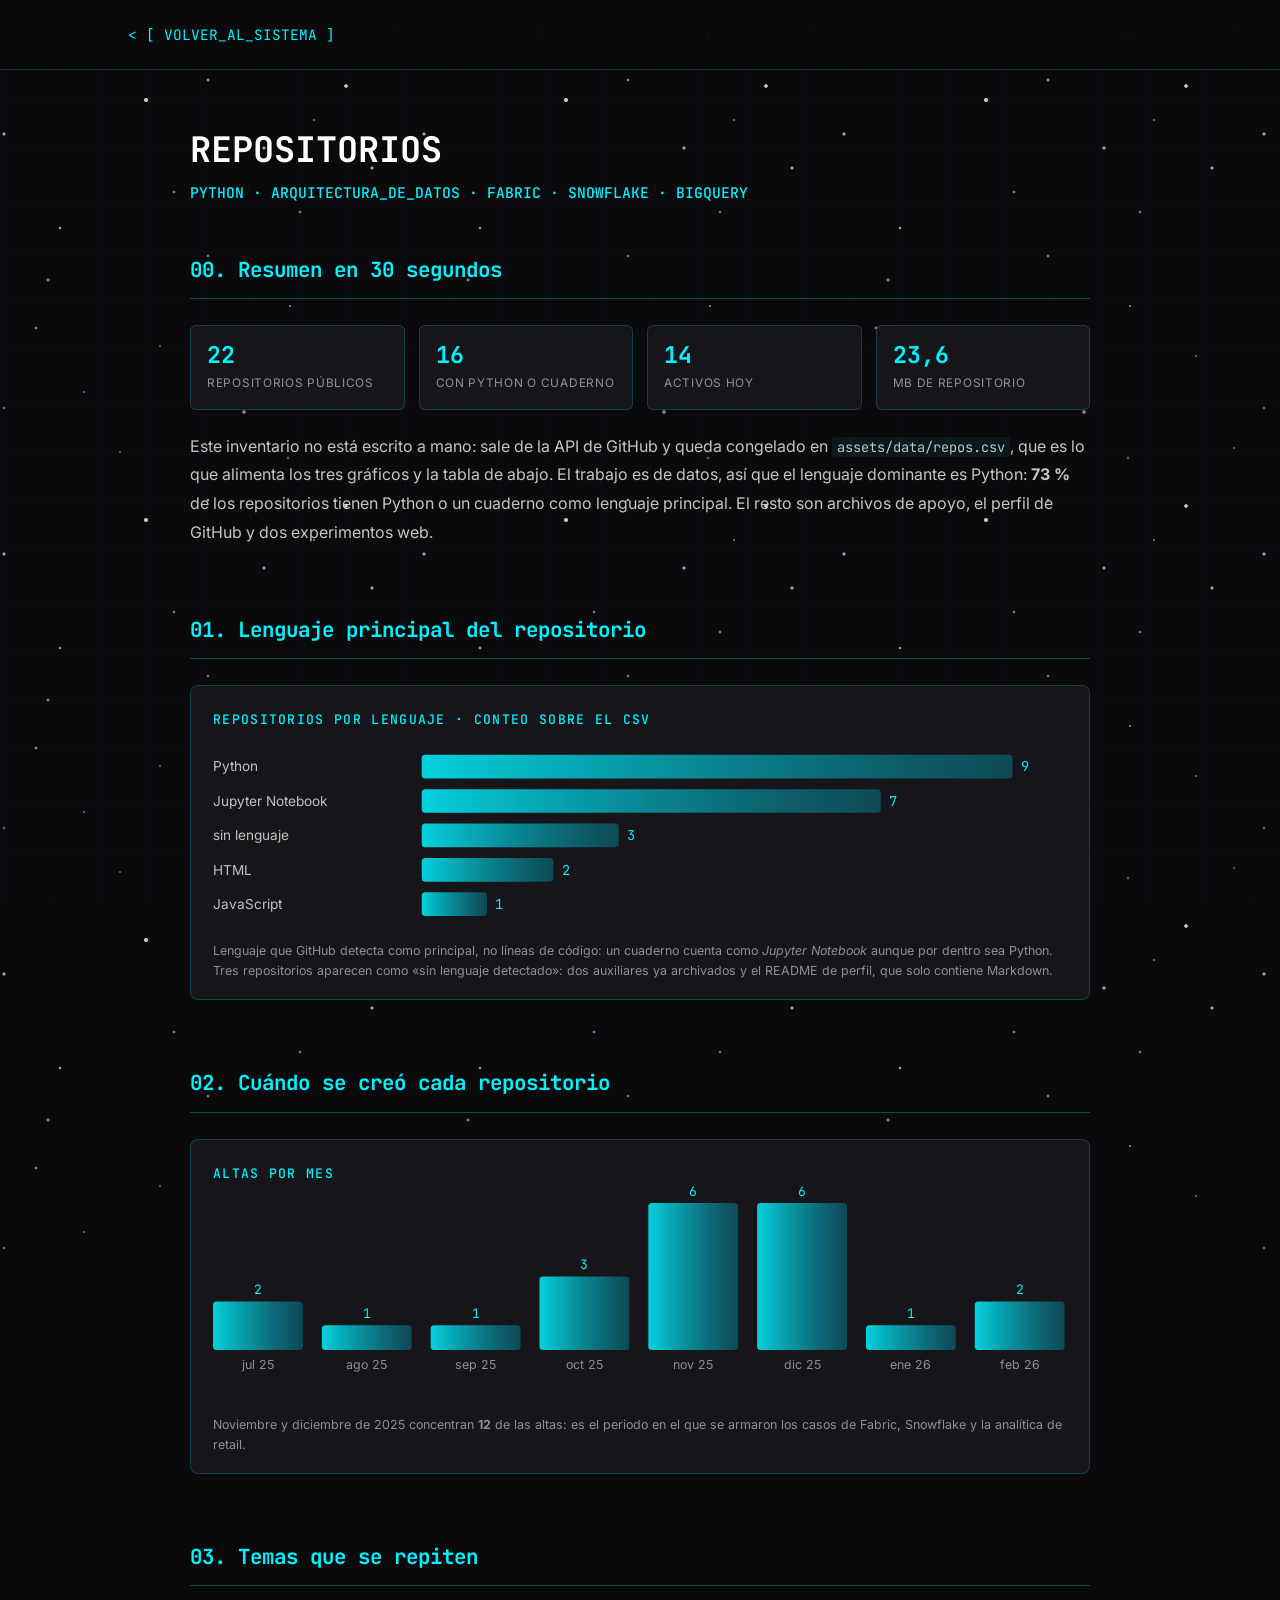
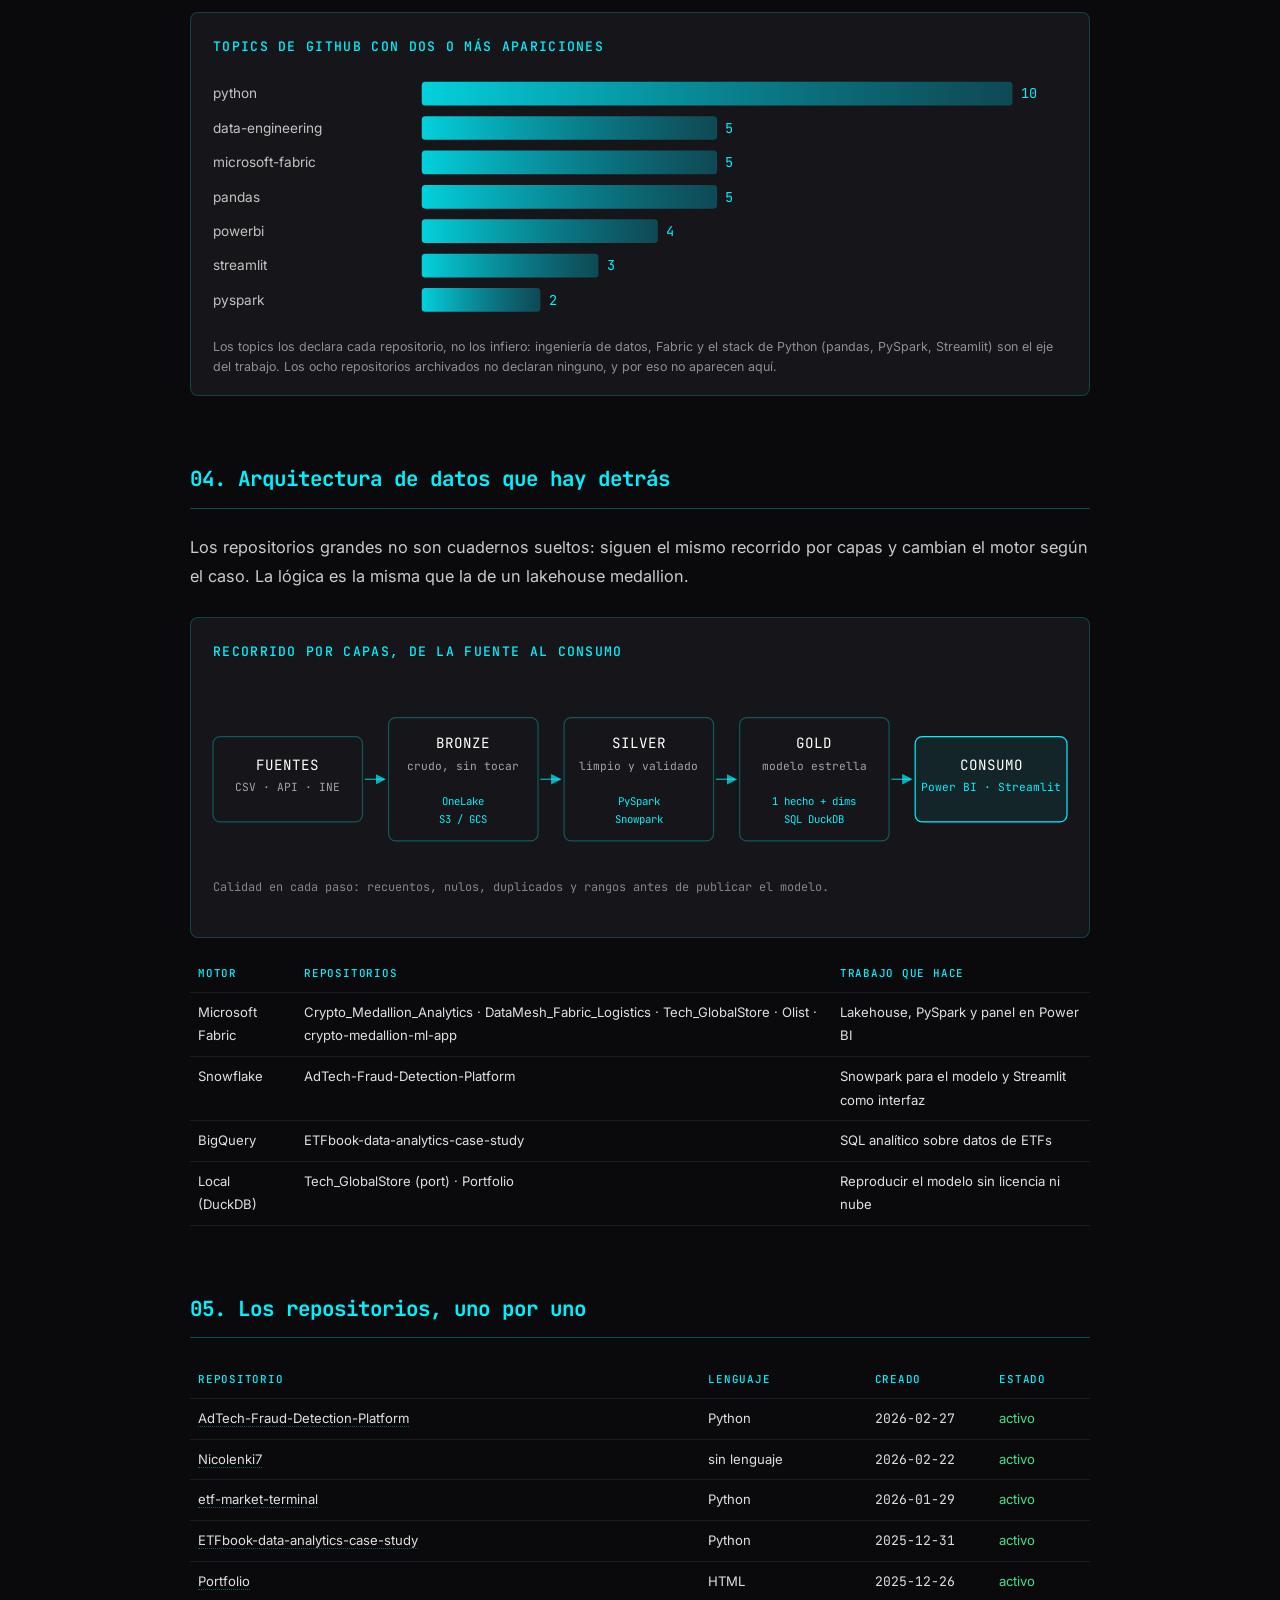
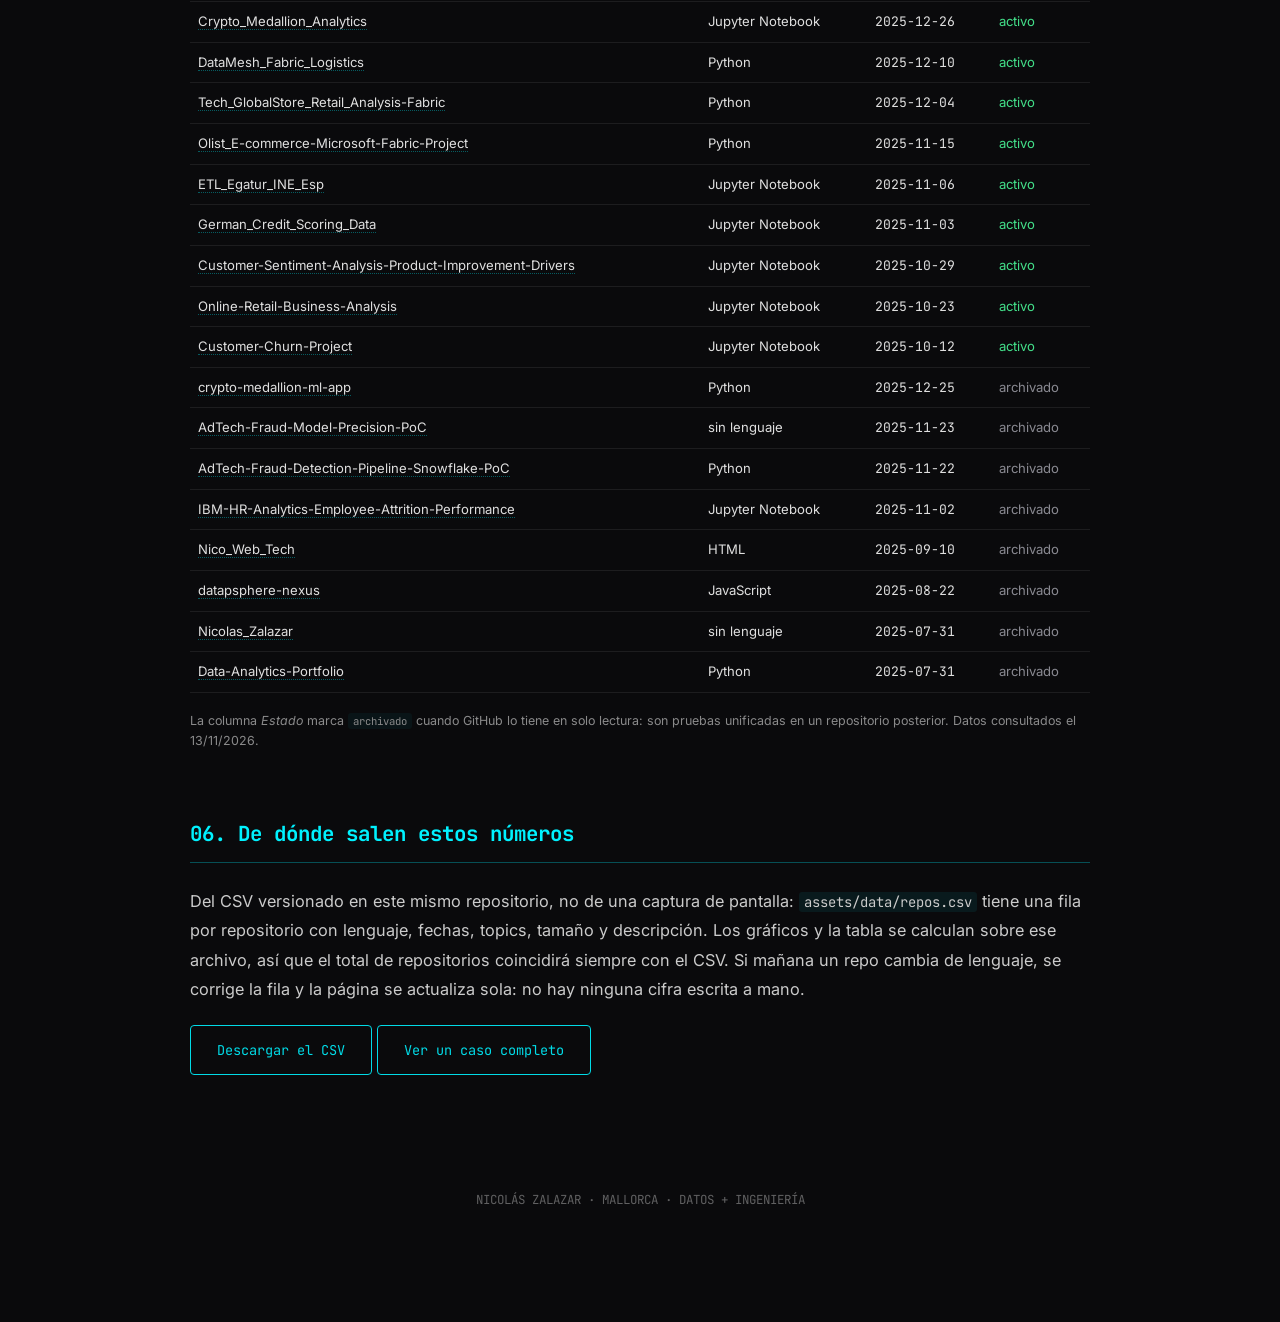
<file: proyectos/repositorios.html>
<!DOCTYPE html>
<html lang="es">
<head>
<meta charset="UTF-8">
<meta name="viewport" content="width=device-width, initial-scale=1.0">
<title>Repositorios y arquitectura de datos | Nicolas Zalazar</title>
<meta name="description" content="Inventario de los repositorios públicos de Nicolás Zalazar: lenguaje principal, actividad por mes y arquitectura de datos, con los datos congelados en el propio repositorio.">
<link href="https://fonts.googleapis.com/css2?family=JetBrains+Mono:wght@300;500;700&family=Inter:wght@300;400;700&display=swap" rel="stylesheet">
<link rel="stylesheet" href="caso.css?v=2">
<style>
:root{--bg-color:#0a0a0c;--accent-color:#00f2ff;--text-color:#e0e0e0;--card-bg:#16161a;--border-tech:1px solid rgba(0,242,255,.2)}
body{background:var(--bg-color);color:var(--text-color);font-family:'Inter',sans-serif;margin:0;line-height:1.8}
body::before{content:"";position:fixed;inset:0;background-image:linear-gradient(rgba(0,242,255,.02) 1px,transparent 1px),linear-gradient(90deg,rgba(0,242,255,.02) 1px,transparent 1px);background-size:50px 50px;z-index:-1}
nav{padding:20px 10%;border-bottom:var(--border-tech);background:rgba(10,10,12,.9);position:sticky;top:0;z-index:100}
nav a{color:var(--accent-color);text-decoration:none;font-family:'JetBrains Mono',monospace;font-size:.9rem}
.container{max-width:900px;margin:0 auto;padding:60px 20px}
header{margin-bottom:44px}
h1{font-family:'JetBrains Mono',monospace;font-size:2.2rem;color:#fff;margin:0 0 10px;text-transform:uppercase;line-height:1.15}
.tagline{color:var(--accent-color);font-family:'JetBrains Mono',monospace;font-weight:500;font-size:.92rem}
h2{font-family:'JetBrains Mono',monospace;color:var(--accent-color);font-size:1.3rem;border-bottom:1px solid rgba(0,242,255,.3);padding-bottom:10px;margin:0 0 24px}
p{margin:0 0 20px;font-size:1.02rem;opacity:.9}
.content-section{margin-bottom:64px}
code{font-family:'JetBrains Mono',monospace;font-size:.85em;background:rgba(0,242,255,.08);padding:1px 5px;border-radius:3px}
table{width:100%;border-collapse:collapse;margin:18px 0;font-size:.82rem}
th,td{text-align:left;padding:8px;border-bottom:1px solid rgba(255,255,255,.08);vertical-align:top}
th{font-family:'JetBrains Mono',monospace;font-size:.68rem;letter-spacing:.07em;text-transform:uppercase;color:var(--accent-color);font-weight:500}
td a{color:#e0e0e0;text-decoration:none;border-bottom:1px dotted rgba(0,242,255,.35)}
td a:hover{color:var(--accent-color)}
td.n{font-family:'JetBrains Mono',monospace;white-space:nowrap}
td.on{color:#43e08a}
td.off{color:#8a8a92}
.btn-ghost{display:inline-block;padding:12px 26px;border:1px solid var(--accent-color);color:var(--accent-color);text-decoration:none;font-family:'JetBrains Mono',monospace;font-size:.85rem;border-radius:4px;transition:.3s}
.btn-ghost:hover{background:rgba(0,242,255,.1)}
footer{text-align:center;padding:50px;opacity:.4;font-family:'JetBrains Mono',monospace;font-size:.78rem}
@media(max-width:700px){h1{font-size:1.6rem}.container{padding:40px 16px}table{font-size:.74rem}}
</style>
</head>
<body>
<nav><a href="../index.html">&lt; [ VOLVER_AL_SISTEMA ]</a></nav>
<div class="container">
<header>
  <h1>Repositorios</h1>
  <div class="tagline">PYTHON · ARQUITECTURA_DE_DATOS · FABRIC · SNOWFLAKE · BIGQUERY</div>
</header>

<svg width="0" height="0" style="position:absolute" aria-hidden="true"><defs><linearGradient id="bg" x1="0" y1="0" x2="1" y2="0"><stop offset="0" stop-color="#00f2ff" stop-opacity=".85"/><stop offset="1" stop-color="#00a8c0" stop-opacity=".35"/></linearGradient></defs></svg>

<section class="content-section" id="resumen">
  <h2>00. Resumen en 30 segundos</h2>
  <div class="resumen__grid">
    <div class="resumen__kpi"><b data-kpi="total">—</b><span>repositorios públicos</span></div>
    <div class="resumen__kpi"><b data-kpi="python">—</b><span>con Python o cuaderno</span></div>
    <div class="resumen__kpi"><b data-kpi="activos">—</b><span>activos hoy</span></div>
    <div class="resumen__kpi"><b data-kpi="mb">—</b><span>MB de repositorio</span></div>
  </div>
  <p class="resumen__txt">
    Este inventario no está escrito a mano: sale de la API de GitHub y queda congelado en
    <code>assets/data/repos.csv</code>, que es lo que alimenta los tres gráficos y la tabla de abajo.
    El trabajo es de datos, así que el lenguaje dominante es Python: <b><span data-kpi="pct">—</span> %</b>
    de los repositorios tienen Python o un cuaderno como lenguaje principal. El resto son archivos de
    apoyo, el perfil de GitHub y dos experimentos web.
  </p>
</section>

<section class="content-section" id="lenguajes">
  <h2>01. Lenguaje principal del repositorio</h2>
  <div class="viz">
    <h3>Repositorios por lenguaje · conteo sobre el CSV</h3>
    <div id="g-lang"></div>
    <p class="viz__cap">Lenguaje que GitHub detecta como principal, no líneas de código: un cuaderno
    cuenta como <i>Jupyter Notebook</i> aunque por dentro sea Python. Tres repositorios aparecen como
    «sin lenguaje detectado»: dos auxiliares ya archivados y el README de perfil, que solo contiene Markdown.</p>
  </div>
</section>

<section class="content-section" id="actividad">
  <h2>02. Cuándo se creó cada repositorio</h2>
  <div class="viz">
    <h3>Altas por mes</h3>
    <div id="g-mes"></div>
    <p class="viz__cap">Noviembre y diciembre de 2025 concentran <b><span data-kpi="pico">—</span></b> de
    las altas: es el periodo en el que se armaron los casos de Fabric, Snowflake y la analítica de retail.</p>
  </div>
</section>

<section class="content-section" id="temas">
  <h2>03. Temas que se repiten</h2>
  <div class="viz">
    <h3>Topics de GitHub con dos o más apariciones</h3>
    <div id="g-topics"></div>
    <p class="viz__cap">Los topics los declara cada repositorio, no los infiero: ingeniería de datos,
    Fabric y el stack de Python (pandas, PySpark, Streamlit) son el eje del trabajo. Los ocho repositorios
    archivados no declaran ninguno, y por eso no aparecen aquí.</p>
  </div>
</section>

<section class="content-section" id="arquitectura">
  <h2>04. Arquitectura de datos que hay detrás</h2>
  <p>Los repositorios grandes no son cuadernos sueltos: siguen el mismo recorrido por capas y cambian el
  motor según el caso. La lógica es la misma que la de un lakehouse medallion.</p>
  <div class="viz">
    <h3>Recorrido por capas, de la fuente al consumo</h3>
    <svg viewBox="0 0 720 200" role="img" aria-label="Flujo por capas: fuentes, bronze, silver, gold y consumo">
      <defs><marker id="ar" markerWidth="9" markerHeight="9" refX="7" refY="4.5" orient="auto"><path d="M0,0 L9,4.5 L0,9 z" fill="#00f2ff" opacity=".7"/></marker></defs>
      <g font-family="JetBrains Mono,monospace" font-size="11">
        <rect x="0" y="46" width="126" height="72" rx="6" fill="#16161a" stroke="rgba(0,242,255,.3)"/>
        <text x="63" y="74" fill="#fff" text-anchor="middle" font-size="12">FUENTES</text>
        <text x="63" y="92" fill="#e0e0e0" opacity=".7" text-anchor="middle" font-size="9.5">CSV · API · INE</text>
        <rect x="148" y="30" width="126" height="104" rx="6" fill="#16161a" stroke="rgba(0,242,255,.3)"/>
        <text x="211" y="56" fill="#fff" text-anchor="middle" font-size="12">BRONZE</text>
        <text x="211" y="74" fill="#e0e0e0" opacity=".7" text-anchor="middle" font-size="9.5">crudo, sin tocar</text>
        <text x="211" y="104" fill="#00f2ff" text-anchor="middle" font-size="9">OneLake</text>
        <text x="211" y="119" fill="#00f2ff" text-anchor="middle" font-size="9">S3 / GCS</text>
        <rect x="296" y="30" width="126" height="104" rx="6" fill="#16161a" stroke="rgba(0,242,255,.3)"/>
        <text x="359" y="56" fill="#fff" text-anchor="middle" font-size="12">SILVER</text>
        <text x="359" y="74" fill="#e0e0e0" opacity=".7" text-anchor="middle" font-size="9.5">limpio y validado</text>
        <text x="359" y="104" fill="#00f2ff" text-anchor="middle" font-size="9">PySpark</text>
        <text x="359" y="119" fill="#00f2ff" text-anchor="middle" font-size="9">Snowpark</text>
        <rect x="444" y="30" width="126" height="104" rx="6" fill="#16161a" stroke="rgba(0,242,255,.3)"/>
        <text x="507" y="56" fill="#fff" text-anchor="middle" font-size="12">GOLD</text>
        <text x="507" y="74" fill="#e0e0e0" opacity=".7" text-anchor="middle" font-size="9.5">modelo estrella</text>
        <text x="507" y="104" fill="#00f2ff" text-anchor="middle" font-size="9">1 hecho + dims</text>
        <text x="507" y="119" fill="#00f2ff" text-anchor="middle" font-size="9">SQL DuckDB</text>
        <rect x="592" y="46" width="128" height="72" rx="6" fill="rgba(0,242,255,.07)" stroke="#00f2ff"/>
        <text x="656" y="74" fill="#fff" text-anchor="middle" font-size="12">CONSUMO</text>
        <text x="656" y="92" fill="#00f2ff" text-anchor="middle" font-size="9.5">Power BI · Streamlit</text>
        <line x1="128" y1="82" x2="144" y2="82" stroke="#00f2ff" stroke-opacity=".7" marker-end="url(#ar)"/>
        <line x1="276" y1="82" x2="292" y2="82" stroke="#00f2ff" stroke-opacity=".7" marker-end="url(#ar)"/>
        <line x1="424" y1="82" x2="440" y2="82" stroke="#00f2ff" stroke-opacity=".7" marker-end="url(#ar)"/>
        <line x1="572" y1="82" x2="588" y2="82" stroke="#00f2ff" stroke-opacity=".7" marker-end="url(#ar)"/>
        <text x="0" y="176" fill="#e0e0e0" opacity=".55" font-size="10">Calidad en cada paso: recuentos, nulos, duplicados y rangos antes de publicar el modelo.</text>
      </g>
    </svg>
  </div>
  <table>
    <thead><tr><th>Motor</th><th>Repositorios</th><th>Trabajo que hace</th></tr></thead>
    <tbody>
      <tr><td>Microsoft Fabric</td><td>Crypto_Medallion_Analytics · DataMesh_Fabric_Logistics · Tech_GlobalStore · Olist · crypto-medallion-ml-app</td><td>Lakehouse, PySpark y panel en Power BI</td></tr>
      <tr><td>Snowflake</td><td>AdTech-Fraud-Detection-Platform</td><td>Snowpark para el modelo y Streamlit como interfaz</td></tr>
      <tr><td>BigQuery</td><td>ETFbook-data-analytics-case-study</td><td>SQL analítico sobre datos de ETFs</td></tr>
      <tr><td>Local (DuckDB)</td><td>Tech_GlobalStore (port) · Portfolio</td><td>Reproducir el modelo sin licencia ni nube</td></tr>
    </tbody>
  </table>
</section>

<section class="content-section" id="tabla">
  <h2>05. Los repositorios, uno por uno</h2>
  <table>
    <thead><tr><th>Repositorio</th><th>Lenguaje</th><th class="n">Creado</th><th>Estado</th></tr></thead>
    <tbody id="repos"><tr><td colspan="4">Cargando desde el CSV…</td></tr></tbody>
  </table>
  <p class="viz__cap">La columna <i>Estado</i> marca <code>archivado</code> cuando GitHub lo tiene en solo
  lectura: son pruebas unificadas en un repositorio posterior. Datos consultados el 13/11/2026.</p>
</section>

<section class="content-section" id="fuente">
  <h2>06. De dónde salen estos números</h2>
  <p>Del CSV versionado en este mismo repositorio, no de una captura de pantalla:
  <code>assets/data/repos.csv</code> tiene una fila por repositorio con lenguaje, fechas, topics, tamaño y
  descripción. Los gráficos y la tabla se calculan sobre ese archivo, así que el total de repositorios
  coincidirá siempre con el CSV. Si mañana un repo cambia de lenguaje, se corrige la fila y la página se
  actualiza sola: no hay ninguna cifra escrita a mano.</p>
  <p><a class="btn-ghost" href="../assets/data/repos.csv">Descargar el CSV</a>
     <a class="btn-ghost" href="globalstore.html">Ver un caso completo</a></p>
</section>

<footer>NICOLÁS ZALAZAR · MALLORCA · DATOS + INGENIERÍA</footer>
</div>
<script>
var $ = function (s) { return document.querySelector(s); };
var E = function (s) { return String(s).replace(/&/g, "&amp;").replace(/</g, "&lt;"); };
var MONO = 'font-family="JetBrains Mono,monospace"';

function filas(txt) {
  var CR = String.fromCharCode(13), LF = String.fromCharCode(10);
  var lineas = txt.split(CR).join("").trim().split(LF), out = [], i, ch, cur, q, row;
  for (var l = 1; l < lineas.length; l++) {
    row = []; cur = ""; q = false;
    for (i = 0; i < lineas[l].length; i++) {
      ch = lineas[l][i];
      if (q) { if (ch === '"') { if (lineas[l][i + 1] === '"') { cur += '"'; i++; } else q = false; } else cur += ch; }
      else if (ch === '"') q = true;
      else if (ch === ",") { row.push(cur); cur = ""; }
      else cur += ch;
    }
    row.push(cur);
    out.push(row);
  }
  return out;
}

function barras(items) {
  var W = 720, L = 176, bar = 20, gap = 9, max = 1, i;
  for (i = 0; i < items.length; i++) max = Math.max(max, items[i][1]);
  var H = items.length * (bar + gap) + 8, wmax = W - L - 46, y = 4;
  var s = '<svg viewBox="0 0 ' + W + ' ' + H + '" role="img">';
  for (i = 0; i < items.length; i++) {
    var w = Math.max(2, Math.round(wmax * items[i][1] / max));
    s += '<text x="0" y="' + (y + bar - 6) + '" font-size="11.5" fill="#e0e0e0" opacity=".85">' + E(items[i][0]) + '</text>';
    s += '<rect x="' + L + '" y="' + y + '" width="' + w + '" height="' + bar + '" rx="3" fill="url(#bg)"/>';
    s += '<text x="' + (L + w + 7) + '" y="' + (y + bar - 6) + '" font-size="11.5" fill="#00f2ff" ' + MONO + '>' + items[i][1] + '</text>';
    y += bar + gap;
  }
  return s + '</svg>';
}

function columnas(items) {
  var W = 720, H = 170, h = H - 46, gap = 14, max = 1, i;
  for (i = 0; i < items.length; i++) max = Math.max(max, items[i][1]);
  var bw = (W - gap * (items.length - 1)) / items.length;
  var s = '<svg viewBox="0 0 ' + W + ' ' + H + '" role="img">';
  for (i = 0; i < items.length; i++) {
    var bh = Math.max(2, Math.round(h * items[i][1] / max)), x = i * (bw + gap), cx = x + (bw - 2) / 2;
    s += '<rect x="' + x + '" y="' + (h - bh) + '" width="' + (bw - 2) + '" height="' + bh + '" rx="3" fill="url(#bg)"/>';
    s += '<text x="' + cx + '" y="' + (h - bh - 6) + '" font-size="11" fill="#00f2ff" text-anchor="middle" ' + MONO + '>' + items[i][1] + '</text>';
    s += '<text x="' + cx + '" y="' + (h + 16) + '" font-size="10.5" fill="#e0e0e0" opacity=".6" text-anchor="middle">' + E(items[i][0]) + '</text>';
  }
  return s + '</svg>';
}

function cuenta(lista) {
  var m = {}, i, k;
  for (i = 0; i < lista.length; i++) { k = lista[i]; m[k] = (m[k] || 0) + 1; }
  return m;
}

function kpi(clave, valor) {
  var el = document.querySelector('[data-kpi="' + clave + '"]');
  if (el) el.textContent = valor;
}

fetch("../assets/data/repos.csv").then(function (r) { return r.text(); }).then(function (txt) {
  var d = filas(txt), i, r;
  var total = d.length, pyth = 0, activos = 0, kb = 0, meses = [], topics = [], ap = "";
  for (i = 0; i < d.length; i++) {
    r = d[i];
    if (r[1] === "Python" || r[1] === "Jupyter Notebook") pyth++;
    if (r[4] !== "si") activos++;
    kb += parseInt(r[5], 10) || 0;
    meses.push(r[2].slice(0, 7));
    ap += r[7] ? " " + r[7] : "";
  }
  topics = ap.split(/ +/).filter(Boolean);

  kpi("total", total);
  kpi("python", pyth);
  kpi("activos", activos);
  kpi("pct", Math.round(100 * pyth / total));
  kpi("mb", (kb / 1024).toFixed(1).replace(".", ","));

  var len = cuenta(d.map(function (x) { return x[1] || "sin lenguaje"; }));
  var orden = Object.keys(len).sort(function (a, b) { return len[b] - len[a]; });
  $("#g-lang").innerHTML = barras(orden.map(function (k) { return [k, len[k]]; }));

  var mc = cuenta(meses), mk = Object.keys(mc).sort(), MES = {"01":"ene","02":"feb","03":"mar","04":"abr","05":"may","06":"jun","07":"jul","08":"ago","09":"sep","10":"oct","11":"nov","12":"dic"};
  $("#g-mes").innerHTML = columnas(mk.map(function (k) { return [MES[k.slice(5)] + " " + k.slice(2, 4), mc[k]]; }));
  kpi("pico", (mc["2025-11"] || 0) + (mc["2025-12"] || 0));

  var tc = cuenta(topics), keep = ["python","data-engineering","microsoft-fabric","pandas","powerbi","pyspark","streamlit"];
  var tp = keep.filter(function (k) { return tc[k] >= 2; }).map(function (k) { return [k, tc[k]]; });
  tp.sort(function (a, b) { return b[1] - a[1]; });
  $("#g-topics").innerHTML = barras(tp);

  d.sort(function (a, b) { return (a[4] === "si") - (b[4] === "si") || (a[2] < b[2] ? 1 : -1); });
  var html = "";
  for (i = 0; i < d.length; i++) {
    r = d[i];
    var off = r[4] === "si";
    html += '<tr><td><a href="https://github.com/Nicolenki7/' + r[0] + '" target="_blank" rel="noopener">' + E(r[0]) + '</a></td>' +
            '<td>' + E(r[1]) + '</td><td class="n">' + r[2] + '</td>' +
            '<td class="' + (off ? "off" : "on") + '">' + (off ? "archivado" : "activo") + '</td></tr>';
  }
  $("#repos").innerHTML = html;
}).catch(function () {
  $("#repos").innerHTML = '<tr><td colspan="4">No se pudo leer el CSV.</td></tr>';
});
</script>
</body>
</html>
</file>
<file: docs/cv.css>
/* ============================================================
   cv.css — currículum imprimible (A4)
   Pensado para impresión/PDF: fondo blanco, texto negro,
   un solo acento de color. Sin imágenes ni fuentes externas.
   ============================================================ */

@page { size: A4; margin: 13mm 14mm 12mm; }

:root{
  --ink:#12161c;
  --dim:#4a5560;
  --line:#d8dee6;
  --acc:#0b5cd5;
}

*{box-sizing:border-box}

html{-webkit-print-color-adjust:exact;print-color-adjust:exact}

body{
  margin:0;
  font-family:"Helvetica Neue",Arial,"Liberation Sans",sans-serif;
  font-size:9.7pt;
  line-height:1.5;
  color:var(--ink);
  background:#fff;
}

a{color:var(--acc);text-decoration:none;border-bottom:1px solid rgba(11,92,213,.35)}

/* ---------- cabecera ---------- */
.cv-head{
  display:flex;justify-content:space-between;align-items:flex-end;gap:18px;
  padding-bottom:10px;border-bottom:2px solid var(--ink);
}
.cv-head h1{
  margin:0;font-size:25pt;line-height:1.02;letter-spacing:-.02em;font-weight:700;
}
.cv-role{
  margin:5px 0 0;font-size:9.6pt;letter-spacing:.12em;text-transform:uppercase;
  color:var(--acc);font-weight:600;
}
.cv-head__meta{
  display:flex;flex-direction:column;align-items:flex-end;gap:1px;
  font-size:8.4pt;color:var(--dim);text-align:right;line-height:1.45;
}

.cv-links{
  display:flex;flex-wrap:wrap;gap:6px;align-items:center;
  margin:7px 0 0;font-size:8.4pt;color:var(--dim);
}
.cv-links a{border-bottom:none}
.cv-links span{color:var(--line)}

/* ---------- secciones ---------- */
section{margin-top:13px}

h2{
  margin:0 0 7px;font-size:8.6pt;letter-spacing:.16em;text-transform:uppercase;
  color:var(--ink);font-weight:700;
  padding-bottom:3px;border-bottom:1px solid var(--line);
}

p{margin:0 0 6px}
ul{margin:0;padding-left:14px}
li{margin:0 0 2px}

/* ---------- stack en dos columnas ---------- */
.cv-grid{
  display:grid;grid-template-columns:1fr 1fr;gap:8px 26px;margin:0;
}
.cv-grid > div{display:block}
.cv-grid dt{
  font-size:7.7pt;letter-spacing:.1em;text-transform:uppercase;
  color:var(--acc);font-weight:700;margin:0 0 1px;
}
.cv-grid dd{margin:0;font-size:9.2pt;line-height:1.42}

/* ---------- experiencia ---------- */
.job{margin-bottom:8px;break-inside:avoid;page-break-inside:avoid}
.job:last-child{margin-bottom:0}
.job__top{display:flex;justify-content:space-between;align-items:baseline;gap:10px}
.job h3{margin:0;font-size:10pt;font-weight:700}
.job__when{
  flex:0 0 auto;font-size:8.3pt;color:var(--dim);white-space:nowrap;
  font-variant-numeric:tabular-nums;
}
.job__where{margin:1px 0 3px;font-size:8.7pt;color:var(--acc)}
.job ul{padding-left:13px}
.job li{font-size:9.3pt}

/* ---------- proyectos y formación ---------- */
.cv-projects li,.cv-edu li{font-size:9.3pt;margin-bottom:2.5px}
.cv-projects b,.cv-edu b{font-weight:700}

.cv-langs{margin:0;font-size:9.4pt}

/* ---------- pie ---------- */
.cv-foot{
  display:flex;justify-content:space-between;gap:12px;
  margin-top:14px;padding-top:6px;border-top:1px solid var(--line);
  font-size:7.8pt;color:var(--dim);
}

/* ---------- pantalla: se ve como una hoja A4 ---------- */
@media screen{
  body{
    max-width:210mm;margin:0 auto;padding:13mm 14mm;
    box-shadow:0 0 0 1px var(--line),0 18px 50px rgba(0,0,0,.10);
    background:#fff;
  }
  html{background:#eef1f5}
}

/* ---------- salto de página controlado ---------- */
section{break-inside:auto}
.job,li,.cv-grid > div{break-inside:avoid;page-break-inside:avoid}

/* la formación arranca en la segunda página */
#proyectos{break-before:page;page-break-before:always;margin-top:0}
</file>
<file: proyectos/caso.css>
/* ============================================================
   caso.css — resumen y visualizaciones de las páginas de caso
   Reutiliza las variables que cada página ya define en :root
   (--accent-color, --card-bg, --border-tech, --text-color).
   ============================================================ */

/* ---------- resumen en 30 segundos ---------- */
.resumen__grid{display:grid;grid-template-columns:repeat(auto-fit,minmax(148px,1fr));gap:14px;margin:26px 0 10px}
.resumen__kpi{background:var(--card-bg);border:var(--border-tech);border-radius:6px;padding:16px}
.resumen__kpi b{display:block;font-family:'JetBrains Mono',monospace;font-size:1.45rem;line-height:1.15;color:var(--accent-color);font-weight:700}
.resumen__kpi span{display:block;margin-top:6px;font-size:.74rem;letter-spacing:.06em;text-transform:uppercase;opacity:.62;line-height:1.5}
.resumen__txt{font-size:1rem;opacity:.88;margin-top:22px}

/* ---------- bloque de gráfico ---------- */
.viz{background:var(--card-bg);border:var(--border-tech);border-radius:8px;padding:22px 22px 18px;margin:26px 0 8px}
.viz h3{margin:0 0 18px;font-family:'JetBrains Mono',monospace;font-size:.82rem;letter-spacing:.1em;text-transform:uppercase;color:var(--accent-color);font-weight:500}
.viz svg{display:block;width:100%;height:auto;overflow:visible}
.viz__cap{margin:10px 0 0;font-size:.78rem;opacity:.6;line-height:1.6}
.viz__cap a{color:var(--accent-color)}

/* ---------- aviso de calidad del dato ---------- */
.aviso{border-left:3px solid #ffb020;background:rgba(255,176,32,.06);border-radius:0 6px 6px 0;padding:14px 18px;margin:24px 0;font-size:.9rem;line-height:1.7}
.aviso b{color:#ffb020}

@media (max-width:600px){
  .viz{padding:16px 14px}
  .resumen__kpi{padding:13px}
  .resumen__kpi b{font-size:1.2rem}
}

/* ---------- campo de estrellas ---------- */
body::after{
  content:"";position:fixed;inset:-40%;z-index:-2;pointer-events:none;
  background-repeat:repeat;background-size:420px 420px;
  background-image:
    radial-gradient(circle at 18px 26px,rgba(255,255,255,.95) 0 1.4px,transparent 2.1px),
    radial-gradient(circle at 96px 74px,rgba(214,232,255,.85) 0 1.2px,transparent 1.9px),
    radial-gradient(circle at 152px 168px,rgba(255,255,255,.7) 0 1px,transparent 1.7px),
    radial-gradient(circle at 238px 40px,rgba(255,255,255,.9) 0 1.6px,transparent 2.4px),
    radial-gradient(circle at 266px 132px,rgba(226,240,255,.6) 0 1px,transparent 1.7px),
    radial-gradient(circle at 44px 108px,rgba(255,255,255,.75) 0 1.2px,transparent 1.9px),
    radial-gradient(circle at 300px 196px,rgba(255,255,255,.55) 0 1px,transparent 1.7px),
    radial-gradient(circle at 356px 88px,rgba(220,236,255,.75) 0 1.3px,transparent 2px),
    radial-gradient(circle at 382px 246px,rgba(255,255,255,.5) 0 .9px,transparent 1.6px),
    radial-gradient(circle at 128px 268px,rgba(255,255,255,.6) 0 1.1px,transparent 1.8px),
    radial-gradient(circle at 392px 152px,rgba(255,255,255,.55) 0 1px,transparent 1.7px),
    radial-gradient(circle at 176px 332px,rgba(206,228,255,.45) 0 .9px,transparent 1.6px),
    radial-gradient(circle at 336px 352px,rgba(255,255,255,.55) 0 1.5px,transparent 2.2px),
    radial-gradient(circle at 252px 286px,rgba(255,255,255,.4) 0 .8px,transparent 1.5px),
    radial-gradient(circle at 96px 348px,rgba(255,255,255,.45) 0 1px,transparent 1.7px),
    radial-gradient(circle at 28px 296px,rgba(255,255,255,.4) 0 .9px,transparent 1.6px),
    radial-gradient(circle at 380px 398px,rgba(214,232,255,.4) 0 1.1px,transparent 1.8px),
    radial-gradient(circle at 212px 392px,rgba(255,255,255,.35) 0 .8px,transparent 1.5px),
    radial-gradient(circle at 140px 220px,rgba(255,255,255,.55) 0 1.2px,transparent 1.9px),
    radial-gradient(circle at 66px 388px,rgba(255,255,255,.35) 0 .8px,transparent 1.5px),
    radial-gradient(circle at 300px 20px,rgba(255,255,255,.7) 0 1px,transparent 1.7px),
    radial-gradient(circle at 406px 60px,rgba(255,255,255,.45) 0 .9px,transparent 1.6px);
  opacity:.85;
  animation:starsDrift 22s linear infinite alternate,starsGlow 9s ease-in-out infinite alternate;
  will-change:transform,opacity;
}
@keyframes starsDrift{from{transform:translate3d(0,0,0)}to{transform:translate3d(-150px,100px,0)}}
@keyframes starsGlow{from{opacity:.55}to{opacity:.95}}
</file>
